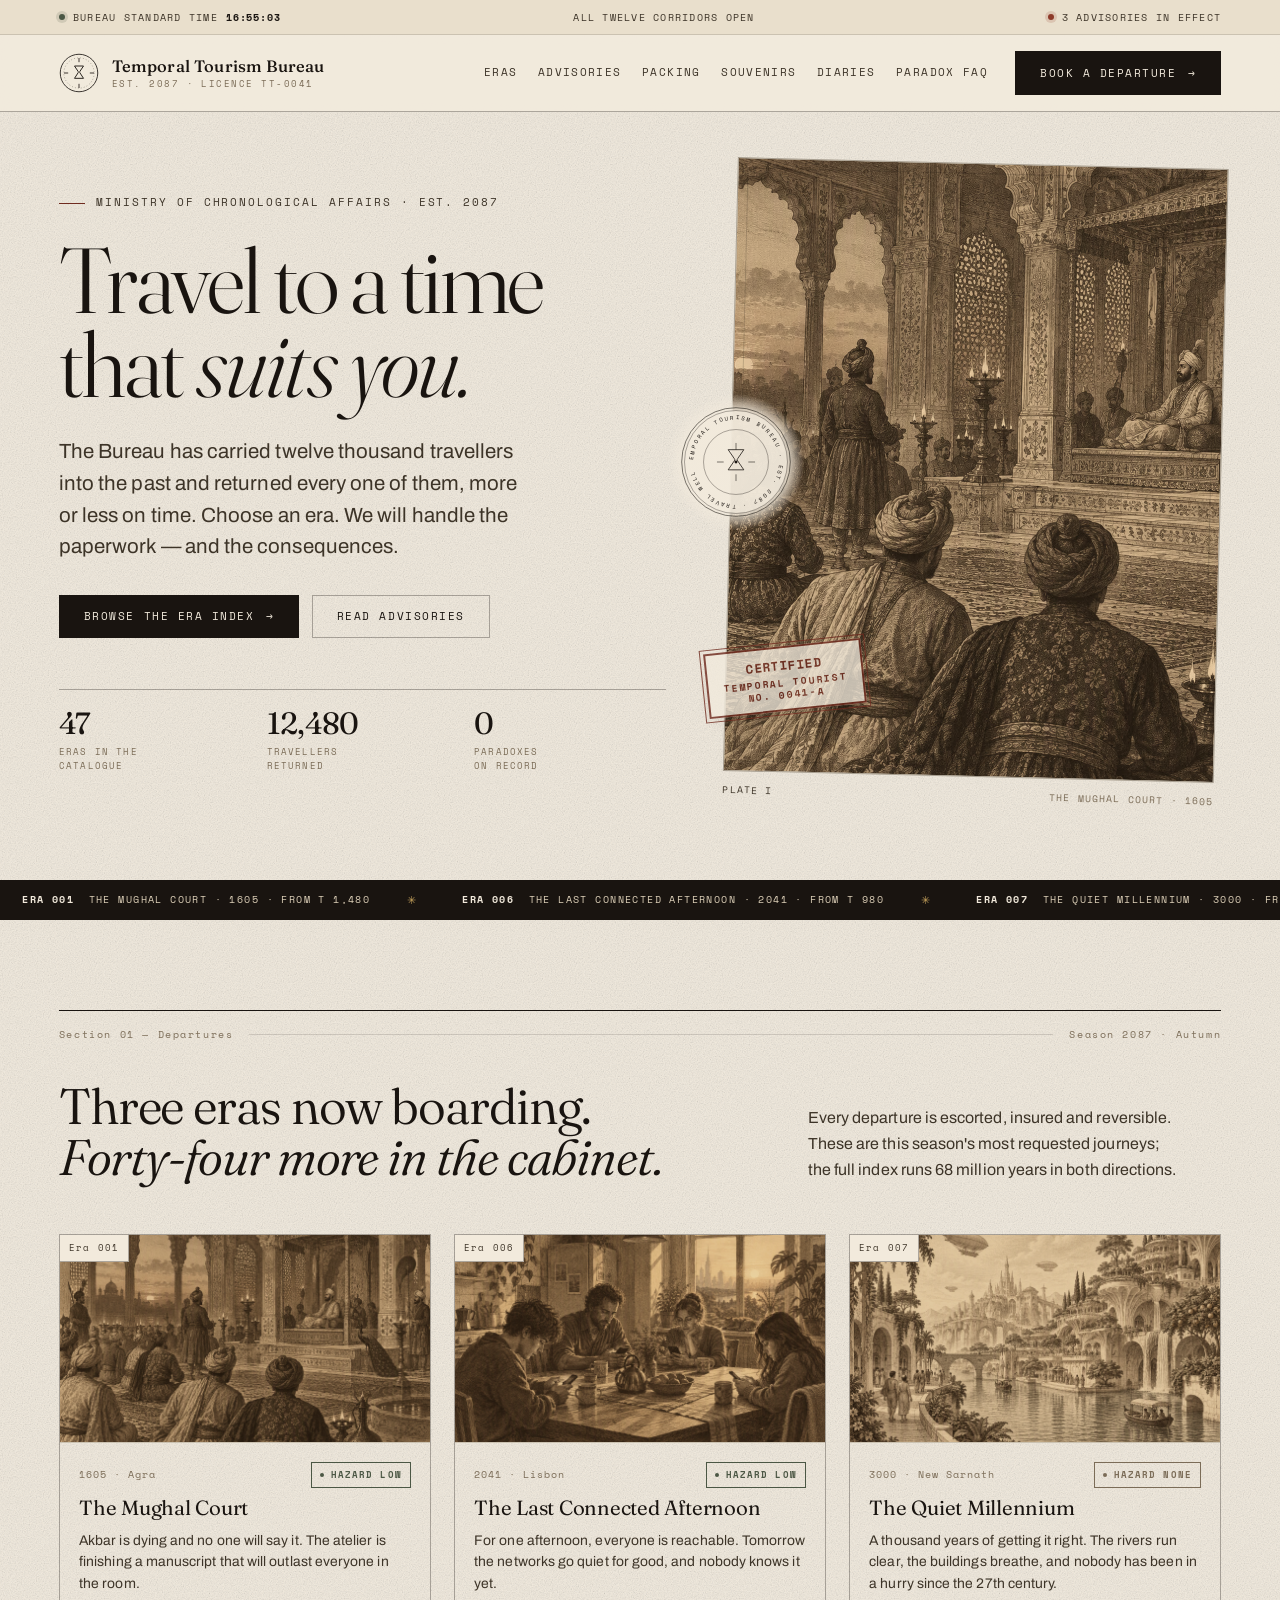
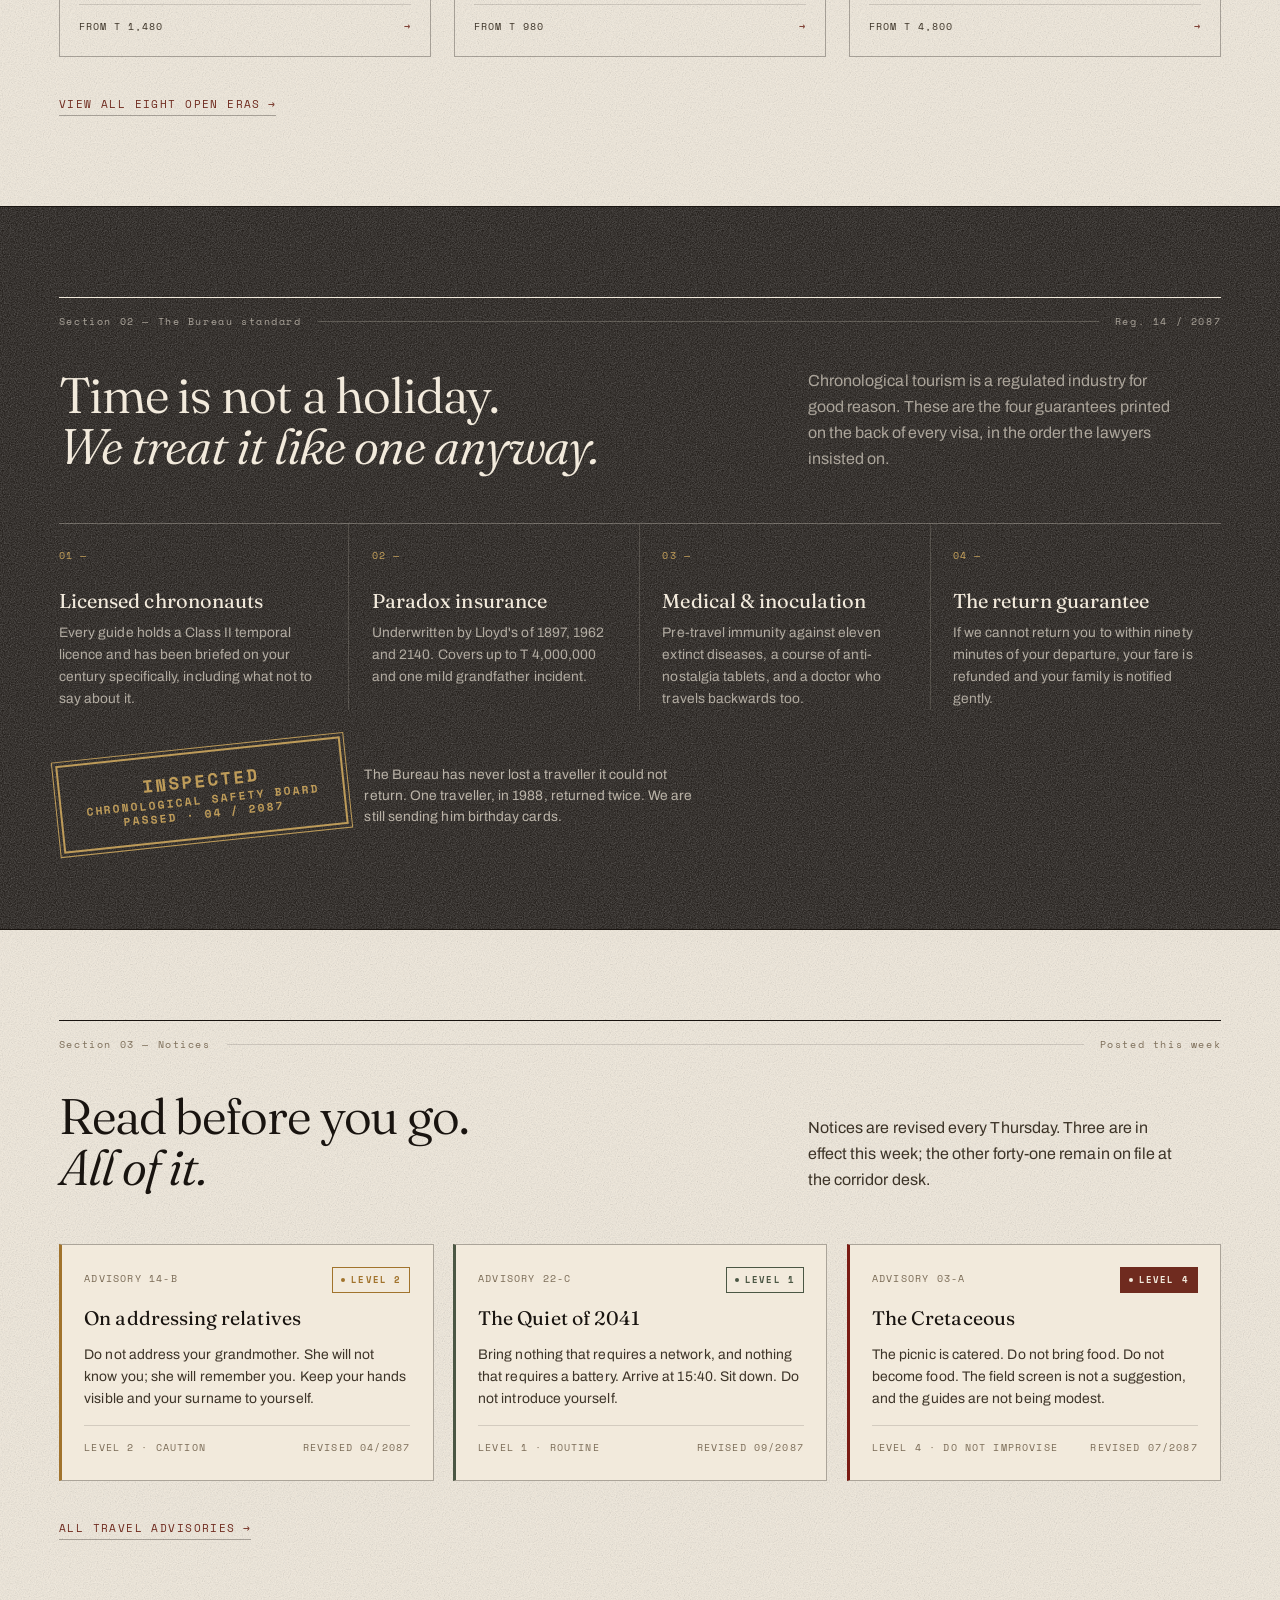
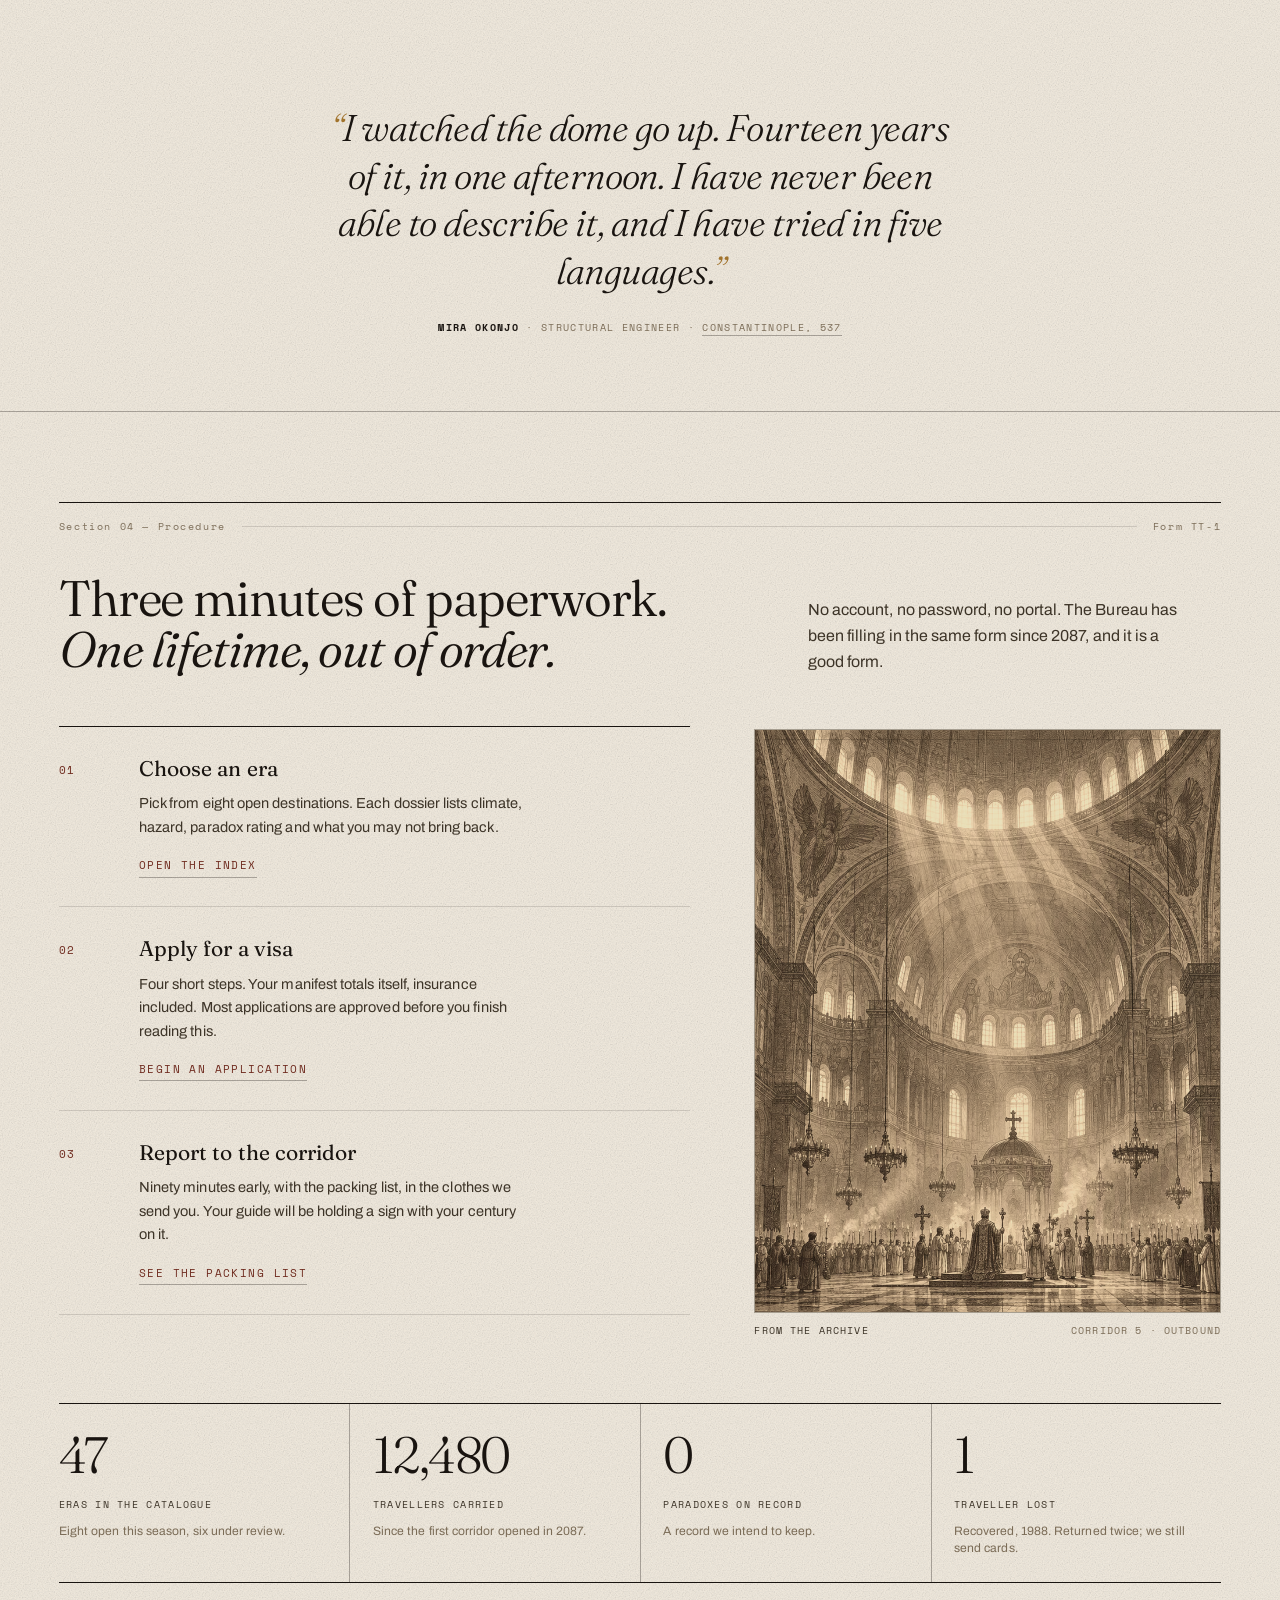
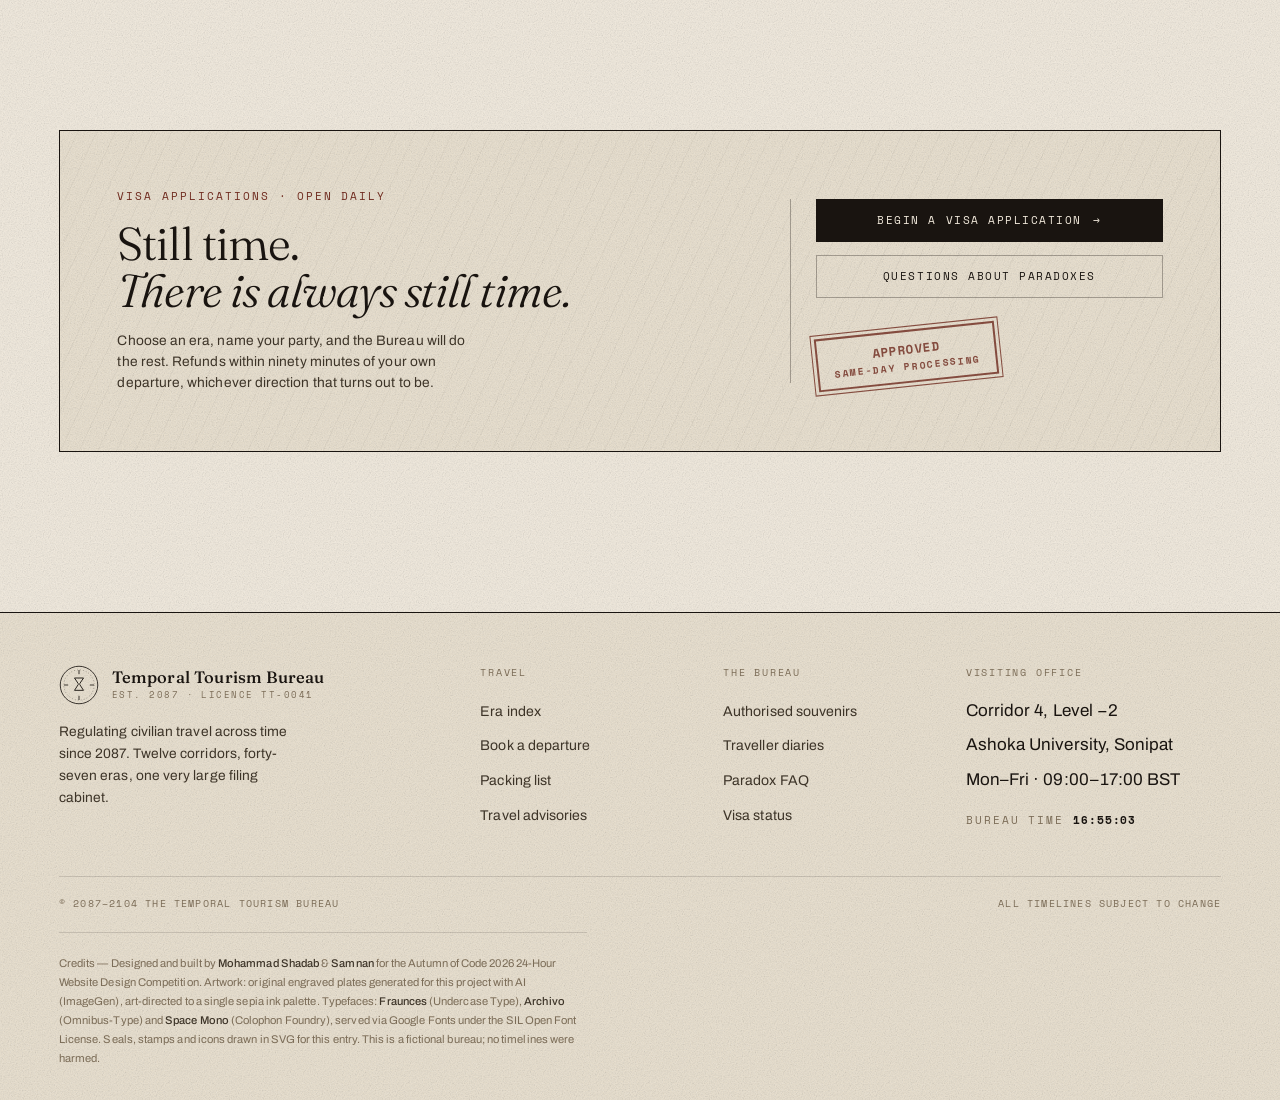
<file: index.html>
<!DOCTYPE html>
<html lang="en">
<head>
<meta charset="utf-8">
<meta name="viewport" content="width=device-width, initial-scale=1">
<title>Temporal Tourism Bureau — Travel to a time that suits you</title>
<meta name="description" content="A government bureau for time travel. Certified, insured journeys to the Mughal court, the year 3000, and the day before the Wi-Fi went out.">
<meta name="theme-color" content="#f2eadc">
<meta property="og:title" content="Temporal Tourism Bureau">
<meta property="og:description" content="Forty-seven eras. Twelve departures a month. One bureau with a perfect return record.">
<meta property="og:image" content="assets/img/era-mughal.jpg">
<link rel="icon" href="data:image/svg+xml,%3Csvg xmlns='http://www.w3.org/2000/svg' viewBox='0 0 32 32'%3E%3Crect width='32' height='32' fill='%23f2eadc'/%3E%3Ccircle cx='16' cy='16' r='13' fill='none' stroke='%23191410'/%3E%3Cpath d='M11 9h10l-4 6 4 7H11l4-7z' fill='none' stroke='%23191410'/%3E%3C/svg%3E">
<link rel="preconnect" href="https://fonts.googleapis.com">
<link rel="preconnect" href="https://fonts.gstatic.com" crossorigin>
<link href="https://fonts.googleapis.com/css2?family=Archivo:ital,wght@0,300..700;1,400&family=Fraunces:ital,opsz,wght@0,9..144,300..700;1,9..144,300..700&family=Space+Mono:ital,wght@0,400;0,700;1,400&display=swap" rel="stylesheet">
<link rel="stylesheet" href="assets/css/style.css">
<script>document.documentElement.className += " js";</script>
</head>
<body>
<a class="skip" href="#main">Skip to content</a>

<div class="topbar">
  <div class="wrap topbar__in">
    <span class="topbar__item"><span class="dot" aria-hidden="true"></span> Bureau Standard Time <b data-clock>00:00:00</b></span>
    <span class="topbar__item topbar__mid">All twelve corridors open</span>
    <a class="topbar__item" href="advisories.html"><span class="dot dot--warn" aria-hidden="true"></span> 3 advisories in effect</a>
  </div>
</div>

<header class="site-head">
  <div class="wrap site-head__in">
    <a class="brand" href="index.html" aria-label="Temporal Tourism Bureau — home">
      <svg class="brand__mark" viewBox="0 0 48 48" aria-hidden="true">
        <circle cx="24" cy="24" r="22.5" fill="none" stroke="currentColor"/>
        <g class="brand__ring"><circle cx="24" cy="24" r="18.2" fill="none" stroke="currentColor" stroke-width=".8" stroke-dasharray="1 2.6" opacity=".55"/></g>
        <path d="M24 6v5M24 37v5M6 24h5M37 24h5" stroke="currentColor"/>
        <path d="M18.6 15.6h10.8l-4.4 6.6a1.2 1.2 0 0 0 0 1.4l4.4 6.8H18.6l4.4-6.8a1.2 1.2 0 0 0 0-1.4z" fill="none" stroke="currentColor" stroke-width="1.1" stroke-linejoin="round"/>
      </svg>
      <span class="brand__text"><b>Temporal Tourism Bureau</b><em>Est. 2087 · Licence TT-0041</em></span>
    </a>
    <nav class="nav" id="nav" aria-label="Primary">
      <a href="destinations.html">Eras</a>
      <a href="advisories.html">Advisories</a>
      <a href="packing.html">Packing</a>
      <a href="souvenirs.html">Souvenirs</a>
      <a href="diaries.html">Diaries</a>
      <a href="faq.html">Paradox FAQ</a>
      <a class="btn btn--solid nav__book" href="booking.html">Book a departure <span class="btn__arr">→</span></a>
    </nav>
    <button class="burger" data-burger aria-expanded="false" aria-controls="nav" aria-label="Open menu"><span></span><span></span><span></span></button>
  </div>
</header>

<main id="main">

  <!-- HERO -->
  <section class="hero">
    <div class="wrap hero__grid">
      <div class="hero__copy">
        <p class="eyebrow">Ministry of Chronological Affairs · Est. 2087</p>
        <h1 class="display">Travel to a time<br>that <em>suits you.</em></h1>
        <p class="lede">The Bureau has carried twelve thousand travellers into the past and returned every one of them, more or less on time. Choose an era. We will handle the paperwork — and the consequences.</p>
        <div class="hero__cta">
          <a class="btn btn--solid" href="destinations.html">Browse the era index <span class="btn__arr">→</span></a>
          <a class="btn btn--ghost" href="advisories.html">Read advisories</a>
        </div>
        <ul class="hero__facts">
          <li><b>47</b><span>Eras in the<br>catalogue</span></li>
          <li><b>12,480</b><span>Travellers<br>returned</span></li>
          <li><b>0</b><span>Paradoxes<br>on record</span></li>
        </ul>
      </div>

      <div class="hero__plate">
        <figure class="plate">
          <div class="plate__img">
            <img src="assets/img/era-mughal.jpg" alt="Engraving of a Mughal audience hall at dusk, courtiers seated before a canopied imperial platform." width="1500" height="1000">
          </div>
          <figcaption class="plate__cap"><b>Plate I</b><span>The Mughal Court · 1605</span></figcaption>
        </figure>
        <div class="stamp hero__stamp"><b>Certified</b>Temporal Tourist<br>No. 0041-A</div>
        <svg class="seal seal--spin hero__seal" viewBox="0 0 200 200" aria-hidden="true">
          <defs><path id="sealPath" d="M100,100 m-76,0 a76,76 0 1,1 152,0 a76,76 0 1,1 -152,0"/></defs>
          <circle cx="100" cy="100" r="97" fill="none" stroke="currentColor"/>
          <circle cx="100" cy="100" r="92" fill="none" stroke="currentColor" stroke-width=".6"/>
          <circle cx="100" cy="100" r="58" fill="none" stroke="currentColor" stroke-width=".6"/>
          <text class="seal__text"><textPath href="#sealPath" startOffset="50%" text-anchor="middle">TEMPORAL TOURISM BUREAU · EST. 2087 · TRAVEL WELL ·</textPath></text>
          <path d="M100 66v12M100 122v12M66 100h12M122 100h12" stroke="currentColor"/>
          <path d="M86 78h28l-11 16a3 3 0 0 0 0 4l11 16H86l11-16a3 3 0 0 0 0-4z" fill="none" stroke="currentColor" stroke-width="1.4" stroke-linejoin="round"/>
          <circle cx="100" cy="100" r="2.6" fill="currentColor"/>
        </svg>
      </div>
    </div>
  </section>

  <!-- TICKER -->
  <div class="ticker" aria-hidden="true">
    <div class="ticker__track" data-ticker>
      <div class="ticker__row">
        <span class="ticker__item"><b>Era 001</b> The Mughal Court · 1605 · from T 1,480</span>
        <span class="ticker__item"><b>Era 006</b> The Last Connected Afternoon · 2041 · from T 980</span>
        <span class="ticker__item"><b>Era 007</b> The Quiet Millennium · 3000 · from T 4,800</span>
        <span class="ticker__item"><b>Era 003</b> The Cretaceous Picnic · 68M BCE · 2 places left</span>
        <span class="ticker__item"><b>Era 002</b> The Great Library · 250 BCE · waitlist</span>
        <span class="ticker__item"><b>Era 005</b> The Day the Dome Held · 537 · from T 1,760</span>
        <span class="ticker__item"><b>Era 004</b> Vienna, in Four Movements · 1786 · from T 1,120</span>
        <span class="ticker__item"><b>Era 008</b> The First Autumn · 9,500 BCE · waiver required</span>
      </div>
    </div>
  </div>

  <!-- 01 DEPARTURES -->
  <section class="section" id="departures">
    <div class="wrap">
      <header class="sec-head" data-reveal>
        <div class="sec-head__meta">
          <span class="sec-head__no">Section 01 — Departures</span>
          <span class="sec-head__line"></span>
          <span class="sec-head__no">Season 2087 · Autumn</span>
        </div>
        <div class="sec-head__row">
          <h2 class="title">Three eras now boarding.<br><em>Forty-four more in the cabinet.</em></h2>
          <p class="sec-head__note">Every departure is escorted, insured and reversible. These are this season's most requested journeys; the full index runs 68 million years in both directions.</p>
        </div>
      </header>

      <div class="era-grid" data-stagger>
        <a class="era-card" href="era.html?era=mughal" data-reveal>
          <div class="era-card__media">
            <img src="assets/img/era-mughal.jpg" alt="The Mughal court in 1605, engraved." loading="lazy">
            <span class="era-card__no">Era 001</span>
          </div>
          <div class="era-card__body">
            <div class="era-card__top"><span class="era-card__year">1605 · Agra</span><span class="badge badge--low">Hazard low</span></div>
            <h3>The Mughal Court</h3>
            <p class="era-card__desc">Akbar is dying and no one will say it. The atelier is finishing a manuscript that will outlast everyone in the room.</p>
            <div class="era-card__foot"><span>From T 1,480</span><span class="arr" aria-hidden="true">→</span></div>
          </div>
        </a>

        <a class="era-card" href="era.html?era=quiet" data-reveal>
          <div class="era-card__media">
            <img src="assets/img/era-quiet.jpg" alt="A family at a kitchen table in 2041, each looking at a phone." loading="lazy">
            <span class="era-card__no">Era 006</span>
          </div>
          <div class="era-card__body">
            <div class="era-card__top"><span class="era-card__year">2041 · Lisbon</span><span class="badge badge--low">Hazard low</span></div>
            <h3>The Last Connected Afternoon</h3>
            <p class="era-card__desc">For one afternoon, everyone is reachable. Tomorrow the networks go quiet for good, and nobody knows it yet.</p>
            <div class="era-card__foot"><span>From T 980</span><span class="arr" aria-hidden="true">→</span></div>
          </div>
        </a>

        <a class="era-card" href="era.html?era=millennium" data-reveal>
          <div class="era-card__media">
            <img src="assets/img/era-3000.jpg" alt="A future city of terraced gardens and canals in the year 3000." loading="lazy">
            <span class="era-card__no">Era 007</span>
          </div>
          <div class="era-card__body">
            <div class="era-card__top"><span class="era-card__year">3000 · New Sarnath</span><span class="badge badge--none">Hazard none</span></div>
            <h3>The Quiet Millennium</h3>
            <p class="era-card__desc">A thousand years of getting it right. The rivers run clear, the buildings breathe, and nobody has been in a hurry since the 27th century.</p>
            <div class="era-card__foot"><span>From T 4,800</span><span class="arr" aria-hidden="true">→</span></div>
          </div>
        </a>
      </div>

      <p style="margin-top:2rem"><a class="link" href="destinations.html">View all eight open eras <span aria-hidden="true">→</span></a></p>
    </div>
  </section>

  <!-- 02 THE BUREAU STANDARD -->
  <section class="section band--ink" id="standard">
    <div class="wrap">
      <header class="sec-head" data-reveal>
        <div class="sec-head__meta">
          <span class="sec-head__no">Section 02 — The Bureau standard</span>
          <span class="sec-head__line"></span>
          <span class="sec-head__no">Reg. 14 / 2087</span>
        </div>
        <div class="sec-head__row">
          <h2 class="title">Time is not a holiday.<br><em>We treat it like one anyway.</em></h2>
          <p class="sec-head__note">Chronological tourism is a regulated industry for good reason. These are the four guarantees printed on the back of every visa, in the order the lawyers insisted on.</p>
        </div>
      </header>

      <div class="pillars" data-stagger>
        <div class="pillar" data-reveal>
          <span class="pillar__no">01 —</span>
          <h3>Licensed chrononauts</h3>
          <p>Every guide holds a Class II temporal licence and has been briefed on your century specifically, including what not to say about it.</p>
        </div>
        <div class="pillar" data-reveal>
          <span class="pillar__no">02 —</span>
          <h3>Paradox insurance</h3>
          <p>Underwritten by Lloyd's of 1897, 1962 and 2140. Covers up to T 4,000,000 and one mild grandfather incident.</p>
        </div>
        <div class="pillar" data-reveal>
          <span class="pillar__no">03 —</span>
          <h3>Medical &amp; inoculation</h3>
          <p>Pre-travel immunity against eleven extinct diseases, a course of anti-nostalgia tablets, and a doctor who travels backwards too.</p>
        </div>
        <div class="pillar" data-reveal>
          <span class="pillar__no">04 —</span>
          <h3>The return guarantee</h3>
          <p>If we cannot return you to within ninety minutes of your departure, your fare is refunded and your family is notified gently.</p>
        </div>
      </div>

      <div class="inline-stamp-row" style="margin-top:2.6rem" data-reveal>
        <div class="stamp stamp--lg" style="color:var(--gold-2);border-color:var(--gold-2);outline-color:var(--gold-2)"><b>Inspected</b>Chronological Safety Board<br>Passed · 04 / 2087</div>
        <p class="small" style="max-width:42ch;color:rgba(242,234,220,.7);margin:0">The Bureau has never lost a traveller it could not return. One traveller, in 1988, returned twice. We are still sending him birthday cards.</p>
      </div>
    </div>
  </section>

  <!-- 03 NOTICES -->
  <section class="section" id="notices">
    <div class="wrap">
      <header class="sec-head" data-reveal>
        <div class="sec-head__meta">
          <span class="sec-head__no">Section 03 — Notices</span>
          <span class="sec-head__line"></span>
          <span class="sec-head__no">Posted this week</span>
        </div>
        <div class="sec-head__row">
          <h2 class="title">Read before you go.<br><em>All of it.</em></h2>
          <p class="sec-head__note">Notices are revised every Thursday. Three are in effect this week; the other forty-one remain on file at the corridor desk.</p>
        </div>
      </header>

      <div class="notices" data-stagger>
        <a class="notice notice--level2" href="advisories.html#a14b" data-reveal>
          <div class="notice__top"><span class="notice__ref">Advisory 14-B</span><span class="badge badge--moderate">Level 2</span></div>
          <h3>On addressing relatives</h3>
          <p>Do not address your grandmother. She will not know you; she will remember you. Keep your hands visible and your surname to yourself.</p>
          <div class="notice__foot"><span>Level 2 · Caution</span><span>Revised 04/2087</span></div>
        </a>
        <a class="notice notice--level1" href="advisories.html#a22c" data-reveal>
          <div class="notice__top"><span class="notice__ref">Advisory 22-C</span><span class="badge badge--low">Level 1</span></div>
          <h3>The Quiet of 2041</h3>
          <p>Bring nothing that requires a network, and nothing that requires a battery. Arrive at 15:40. Sit down. Do not introduce yourself.</p>
          <div class="notice__foot"><span>Level 1 · Routine</span><span>Revised 09/2087</span></div>
        </a>
        <a class="notice notice--level4" href="advisories.html#a03a" data-reveal>
          <div class="notice__top"><span class="notice__ref">Advisory 03-A</span><span class="badge badge--extreme">Level 4</span></div>
          <h3>The Cretaceous</h3>
          <p>The picnic is catered. Do not bring food. Do not become food. The field screen is not a suggestion, and the guides are not being modest.</p>
          <div class="notice__foot"><span>Level 4 · Do not improvise</span><span>Revised 07/2087</span></div>
        </a>
      </div>

      <p style="margin-top:2rem"><a class="link" href="advisories.html">All travel advisories <span aria-hidden="true">→</span></a></p>
    </div>
  </section>

  <!-- 04 QUOTE -->
  <section class="section section--tight" aria-label="Traveller's note">
    <div class="wrap">
      <figure class="quote" data-reveal>
        <blockquote>I watched the dome go up. Fourteen years of it, in one afternoon. I have never been able to describe it, and I have tried in five languages.</blockquote>
        <figcaption><b>Mira Okonjo</b> · structural engineer · <a href="diaries.html" style="border-bottom:1px solid var(--rule)">Constantinople, 537</a></figcaption>
      </figure>
    </div>
  </section>

  <!-- 05 PROCEDURE -->
  <section class="section rule-top" id="procedure">
    <div class="wrap">
      <header class="sec-head" data-reveal>
        <div class="sec-head__meta">
          <span class="sec-head__no">Section 04 — Procedure</span>
          <span class="sec-head__line"></span>
          <span class="sec-head__no">Form TT-1</span>
        </div>
        <div class="sec-head__row">
          <h2 class="title">Three minutes of paperwork.<br><em>One lifetime, out of order.</em></h2>
          <p class="sec-head__note">No account, no password, no portal. The Bureau has been filling in the same form since 2087, and it is a good form.</p>
        </div>
      </header>

      <div class="procedure__grid">
        <div class="steps3" data-stagger>
          <div class="step3" data-reveal>
            <span class="step3__no">01</span>
            <h3>Choose an era</h3>
            <p>Pick from eight open destinations. Each dossier lists climate, hazard, paradox rating and what you may not bring back.</p>
            <a class="link" href="destinations.html">Open the index</a>
          </div>
          <div class="step3" data-reveal>
            <span class="step3__no">02</span>
            <h3>Apply for a visa</h3>
            <p>Four short steps. Your manifest totals itself, insurance included. Most applications are approved before you finish reading this.</p>
            <a class="link" href="booking.html">Begin an application</a>
          </div>
          <div class="step3" data-reveal>
            <span class="step3__no">03</span>
            <h3>Report to the corridor</h3>
            <p>Ninety minutes early, with the packing list, in the clothes we send you. Your guide will be holding a sign with your century on it.</p>
            <a class="link" href="packing.html">See the packing list</a>
          </div>
        </div>

        <figure class="plate procedure__plate" data-reveal>
          <div class="plate__img">
            <img src="assets/img/era-hagia.jpg" alt="Engraving of the interior of Hagia Sophia, light falling from the dome." loading="lazy">
          </div>
          <figcaption class="plate__cap"><b>From the archive</b><span>Corridor 5 · outbound</span></figcaption>
        </figure>
      </div>

      <div class="stats" style="margin-top:clamp(2.5rem,5vw,4.5rem)" data-reveal>
        <div class="stat"><span class="stat__num">47</span><span class="stat__label">Eras in the catalogue</span><p class="stat__note">Eight open this season, six under review.</p></div>
        <div class="stat"><span class="stat__num">12,480</span><span class="stat__label">Travellers carried</span><p class="stat__note">Since the first corridor opened in 2087.</p></div>
        <div class="stat"><span class="stat__num">0</span><span class="stat__label">Paradoxes on record</span><p class="stat__note">A record we intend to keep.</p></div>
        <div class="stat"><span class="stat__num">1</span><span class="stat__label">Traveller lost</span><p class="stat__note">Recovered, 1988. Returned twice; we still send cards.</p></div>
      </div>
    </div>
  </section>

  <!-- 06 CTA -->
  <section class="section section--tight">
    <div class="wrap">
      <div class="cta-band" data-reveal>
        <div>
          <p class="label label--ox" style="margin-bottom:1rem">Visa applications · open daily</p>
          <h2>Still time.<br><em>There is always still time.</em></h2>
          <p class="small" style="max-width:46ch">Choose an era, name your party, and the Bureau will do the rest. Refunds within ninety minutes of your own departure, whichever direction that turns out to be.</p>
        </div>
        <div class="cta-band__aside">
          <a class="btn btn--solid btn--block" href="booking.html" style="margin-bottom:0.8rem">Begin a visa application <span class="btn__arr">→</span></a>
          <a class="btn btn--ghost btn--block" href="faq.html">Questions about paradoxes</a>
          <div class="stamp" style="margin-top:2rem"><b>Approved</b>Same-day processing</div>
        </div>
      </div>
    </div>
  </section>

</main>

<footer class="site-foot">
  <div class="wrap">
    <div class="site-foot__grid">
      <div class="site-foot__brand">
        <a class="brand" href="index.html" aria-label="Temporal Tourism Bureau — home">
          <svg class="brand__mark" viewBox="0 0 48 48" aria-hidden="true">
            <circle cx="24" cy="24" r="22.5" fill="none" stroke="currentColor"/>
            <circle cx="24" cy="24" r="18.2" fill="none" stroke="currentColor" stroke-width=".8" stroke-dasharray="1 2.6" opacity=".55"/>
            <path d="M24 6v5M24 37v5M6 24h5M37 24h5" stroke="currentColor"/>
            <path d="M18.6 15.6h10.8l-4.4 6.6a1.2 1.2 0 0 0 0 1.4l4.4 6.8H18.6l4.4-6.8a1.2 1.2 0 0 0 0-1.4z" fill="none" stroke="currentColor" stroke-width="1.1" stroke-linejoin="round"/>
          </svg>
          <span class="brand__text"><b>Temporal Tourism Bureau</b><em>Est. 2087 · Licence TT-0041</em></span>
        </a>
        <p>Regulating civilian travel across time since 2087. Twelve corridors, forty-seven eras, one very large filing cabinet.</p>
      </div>
      <div>
        <h4>Travel</h4>
        <ul>
          <li><a href="destinations.html">Era index</a></li>
          <li><a href="booking.html">Book a departure</a></li>
          <li><a href="packing.html">Packing list</a></li>
          <li><a href="advisories.html">Travel advisories</a></li>
        </ul>
      </div>
      <div>
        <h4>The Bureau</h4>
        <ul>
          <li><a href="souvenirs.html">Authorised souvenirs</a></li>
          <li><a href="diaries.html">Traveller diaries</a></li>
          <li><a href="faq.html">Paradox FAQ</a></li>
          <li><a href="booking.html">Visa status</a></li>
        </ul>
      </div>
      <div>
        <h4>Visiting office</h4>
        <ul>
          <li>Corridor 4, Level −2</li>
          <li>Ashoka University, Sonipat</li>
          <li>Mon–Fri · 09:00–17:00 BST</li>
        </ul>
        <p class="label" style="margin-top:1.2rem">Bureau time <b data-clock style="color:var(--ink);letter-spacing:.08em">00:00:00</b></p>
      </div>
    </div>
    <div class="site-foot__bar">
      <span>© 2087–2104 The Temporal Tourism Bureau</span>
      <span>All timelines subject to change</span>
    </div>
    <p class="credits">Credits — Designed and built by <b>Mohammad Shadab</b> &amp; <b>Samnan</b> for the Autumn of Code 2026 24-Hour Website Design Competition. Artwork: original engraved plates generated for this project with AI (ImageGen), art-directed to a single sepia ink palette. Typefaces: <b>Fraunces</b> (Undercase Type), <b>Archivo</b> (Omnibus-Type) and <b>Space Mono</b> (Colophon Foundry), served via Google Fonts under the SIL Open Font License. Seals, stamps and icons drawn in SVG for this entry. This is a fictional bureau; no timelines were harmed.</p>
  </div>
</footer>

<script src="assets/js/data.js"></script>
<script src="assets/js/main.js"></script>
</body>
</html>
</file>
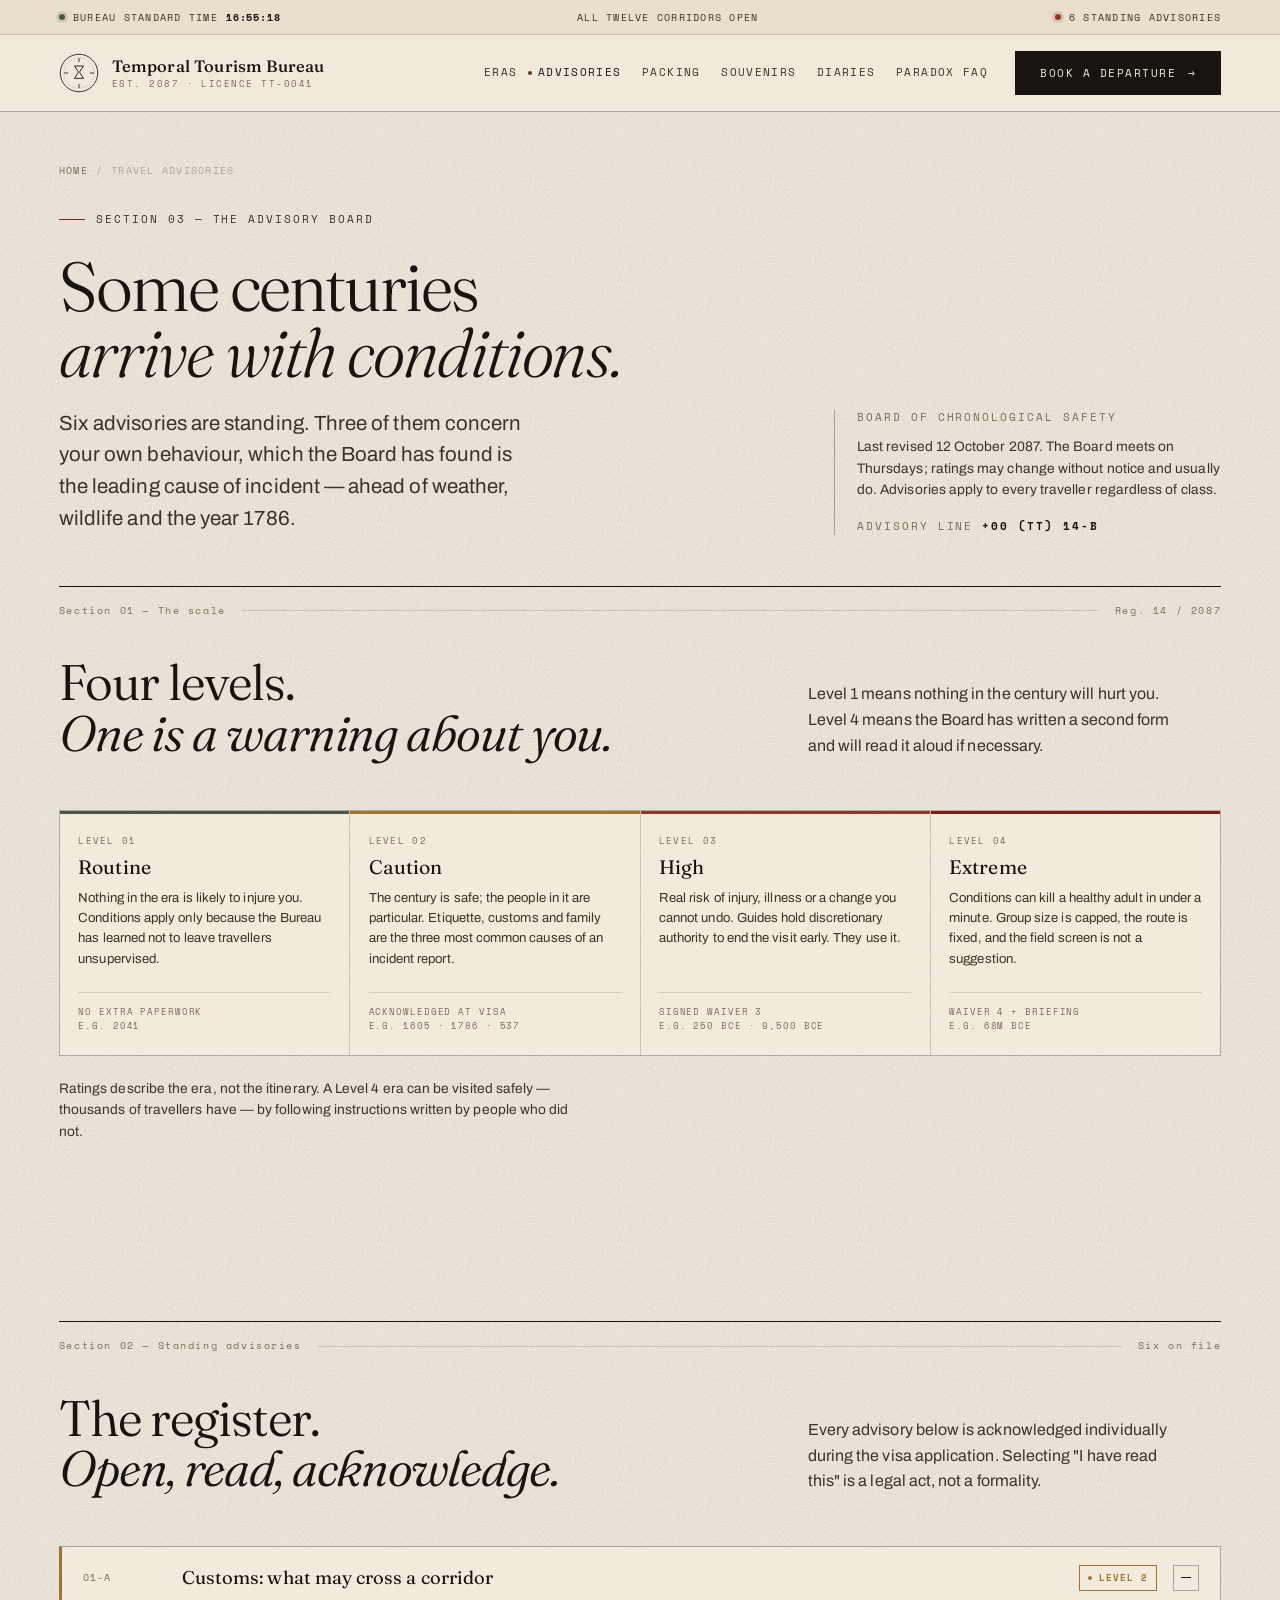
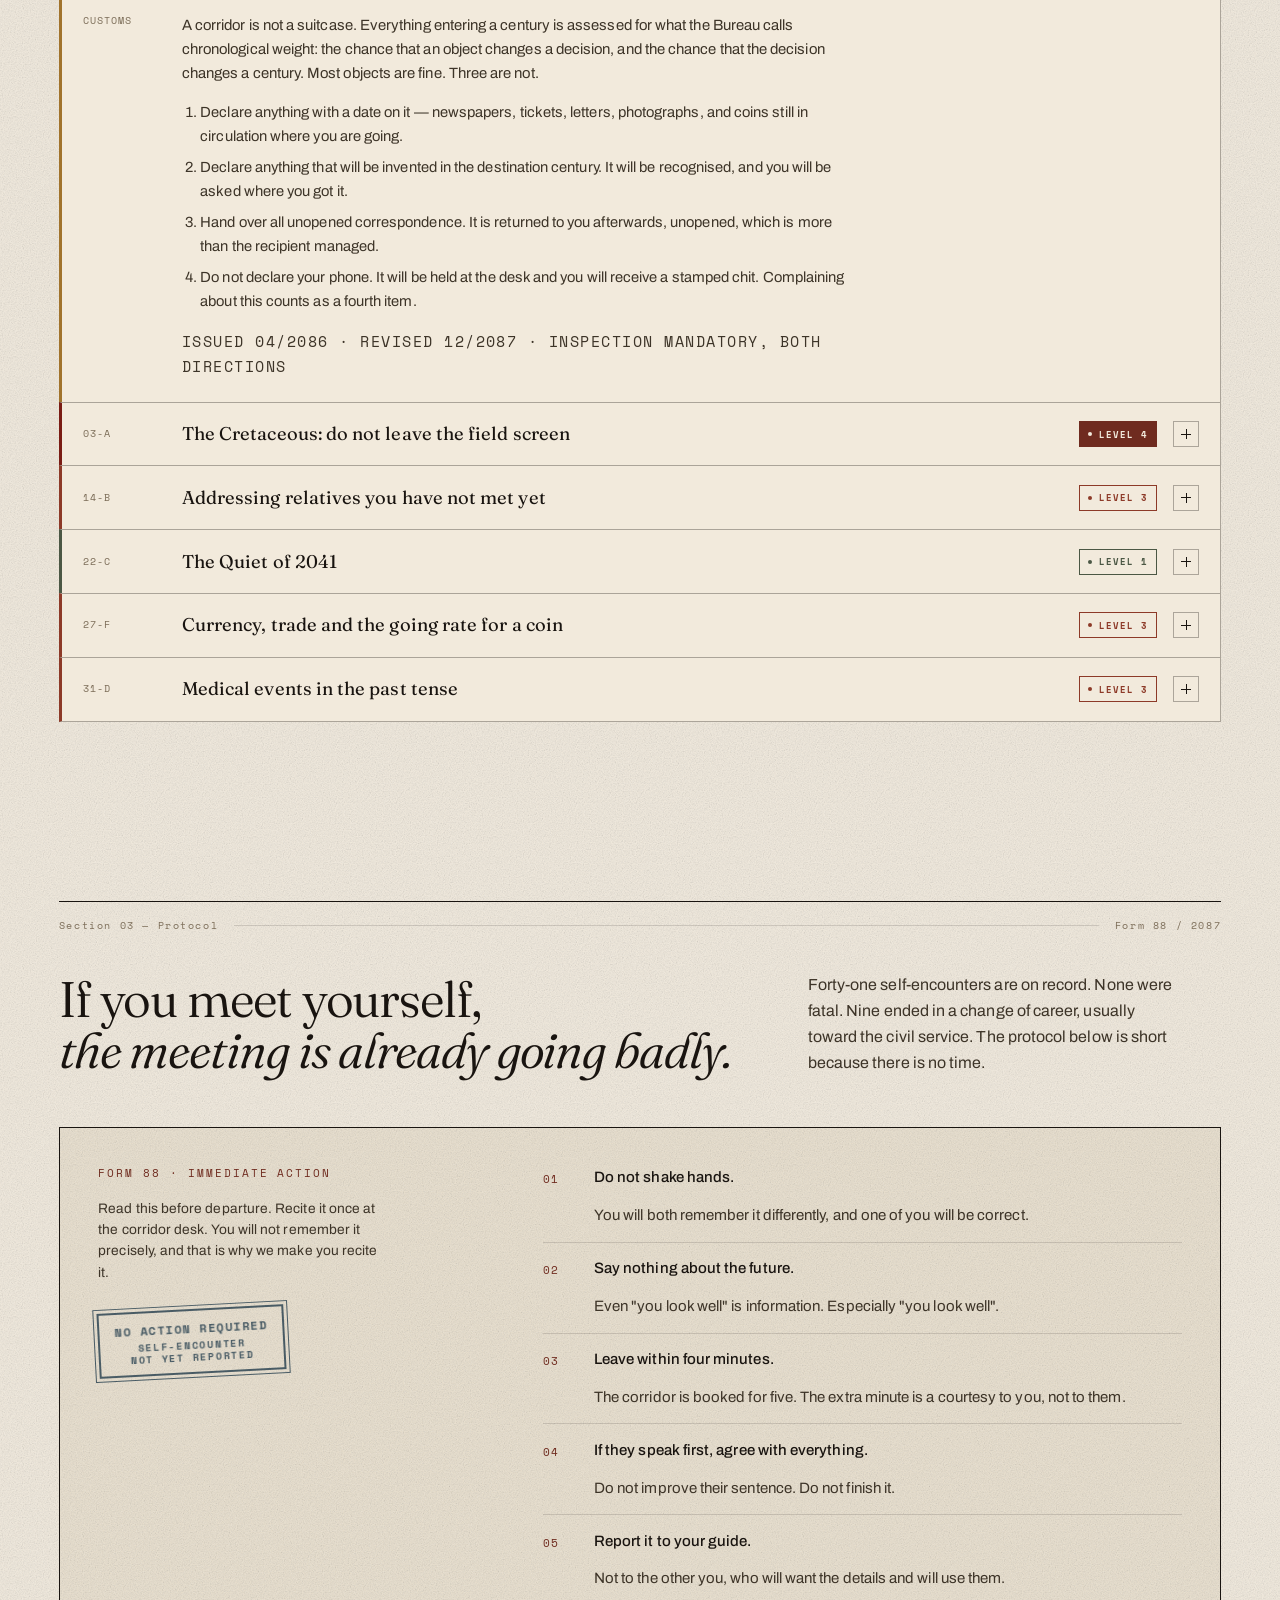
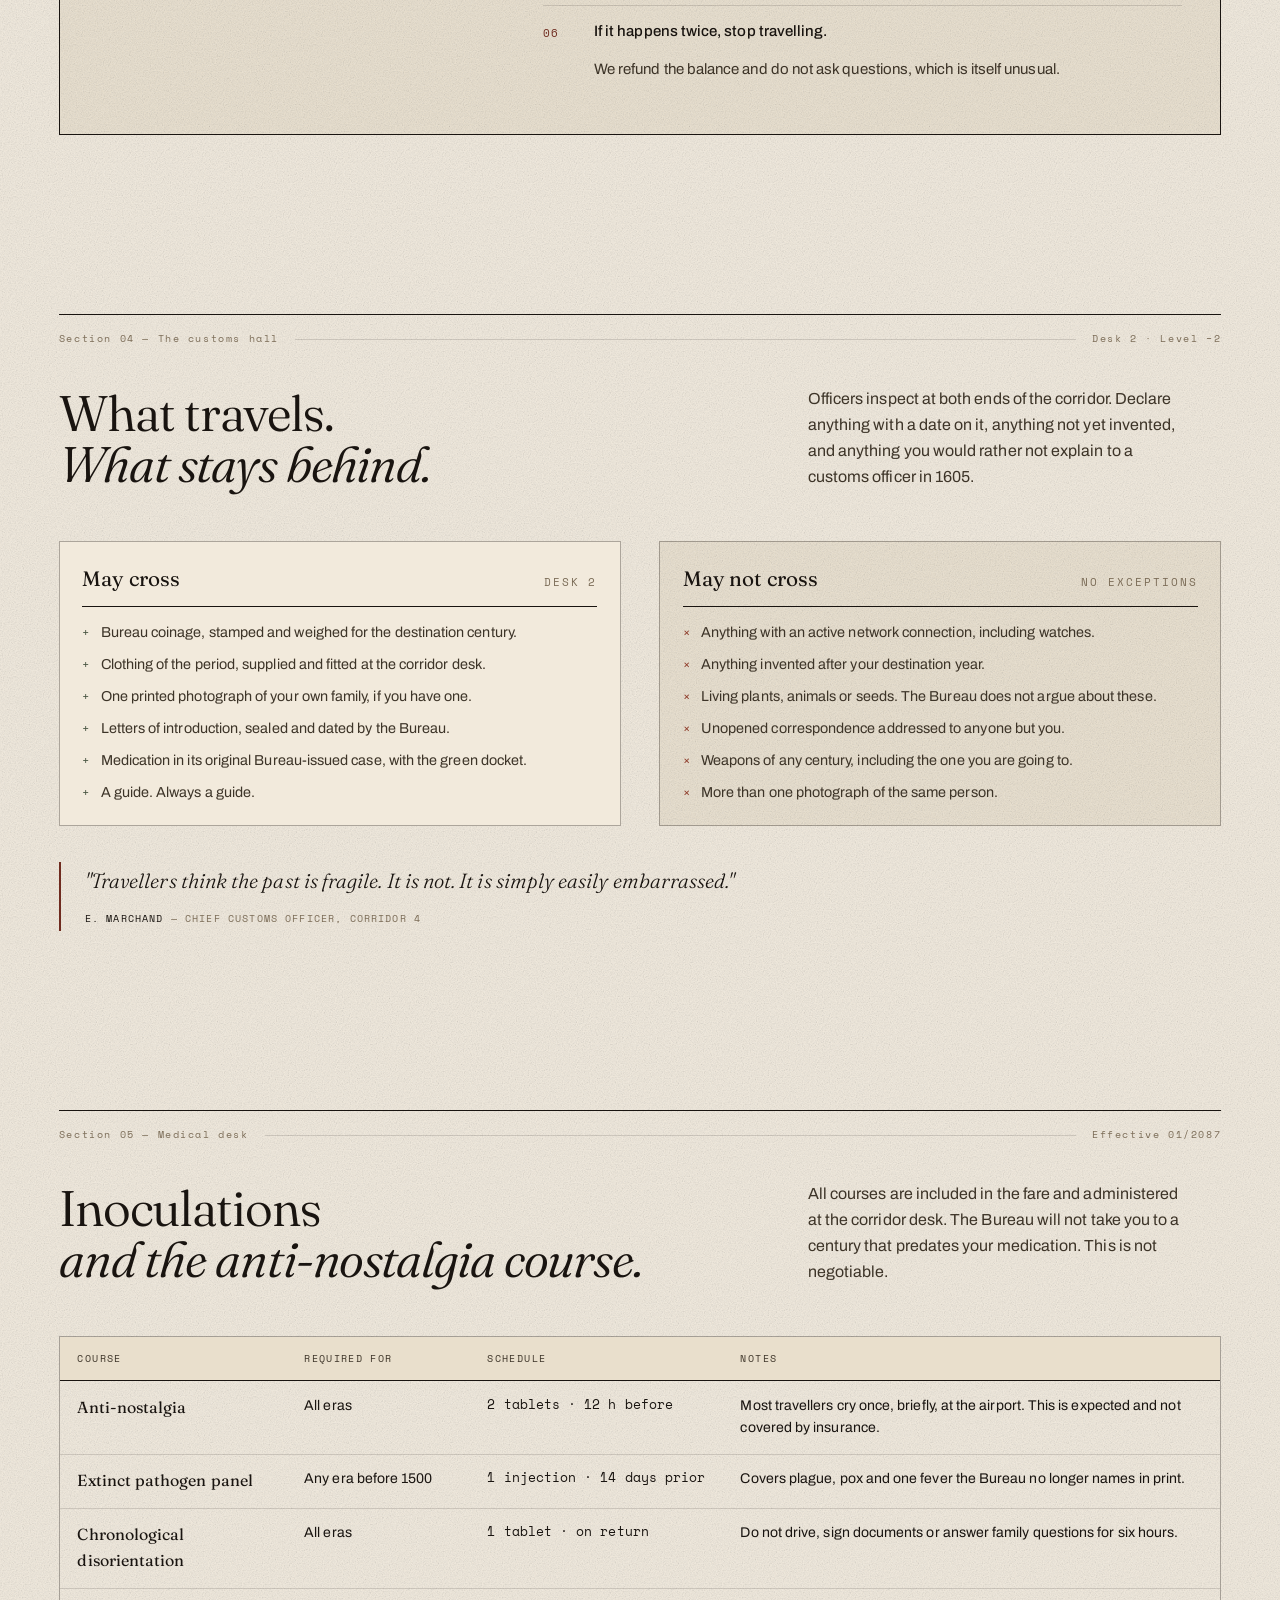
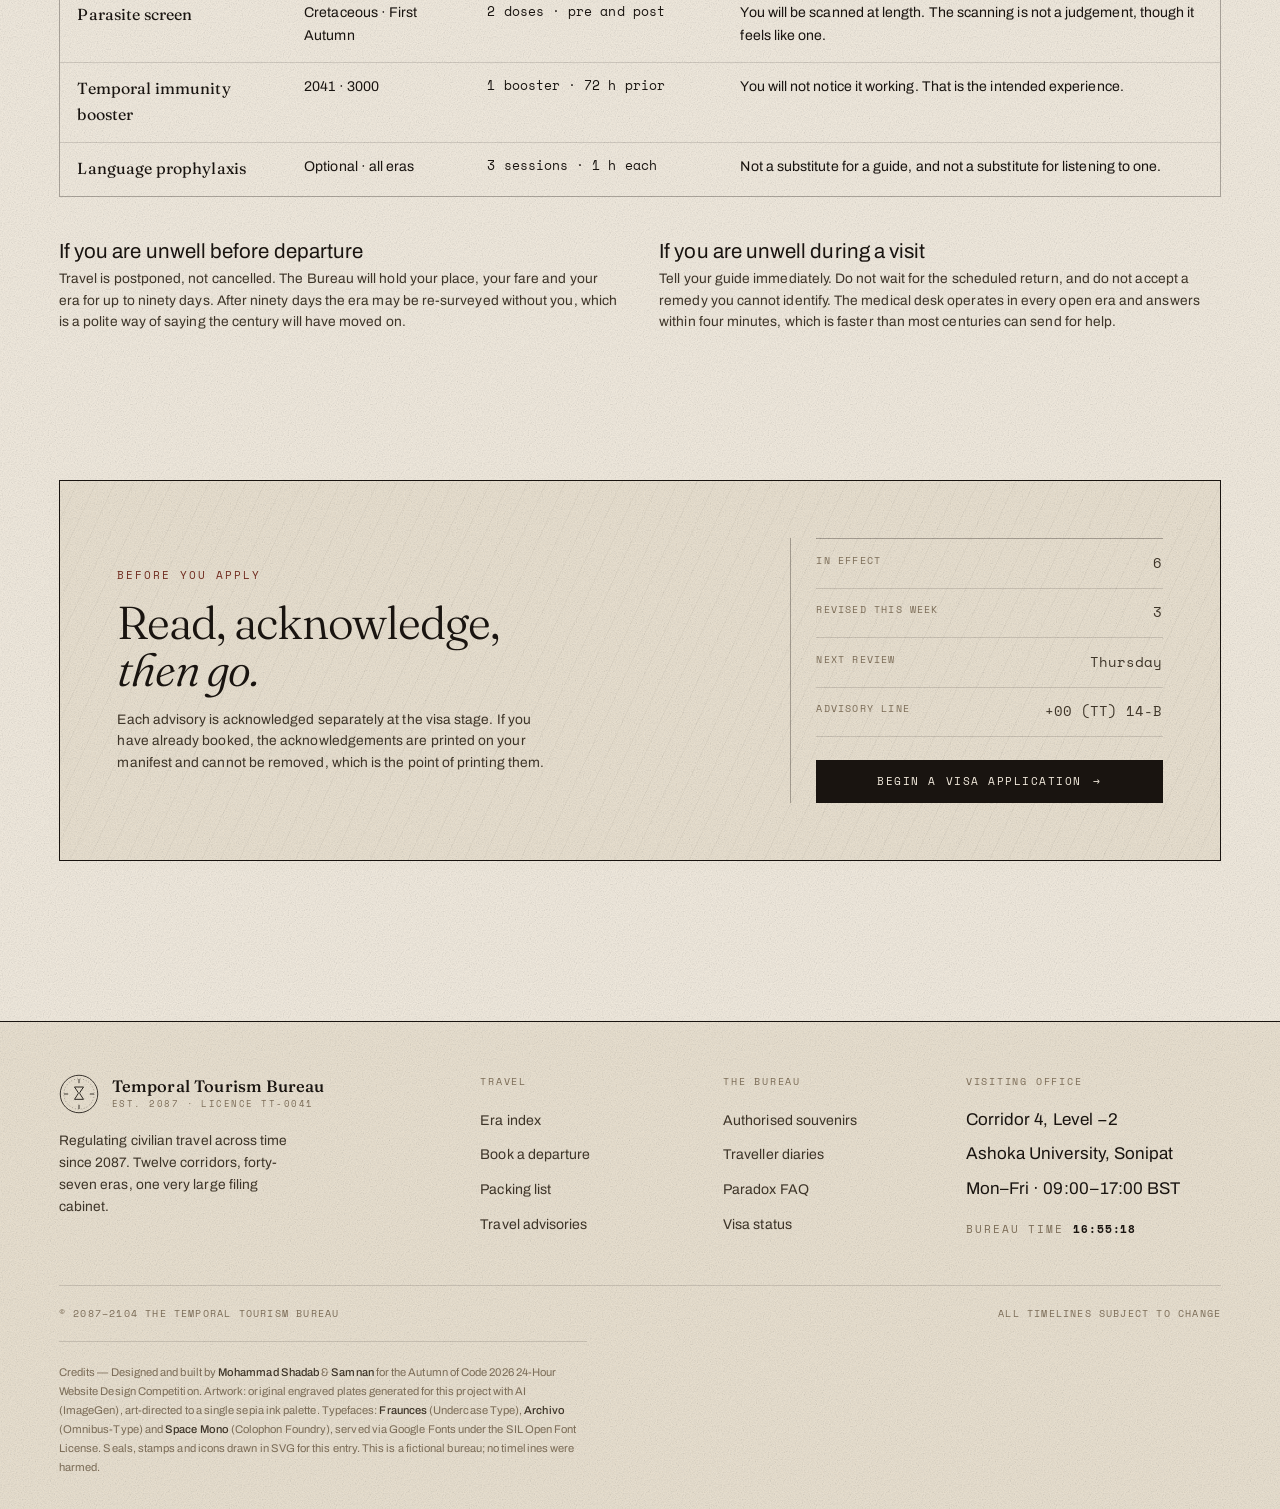
<file: advisories.html>
<!DOCTYPE html>
<html lang="en">
<head>
<meta charset="utf-8">
<meta name="viewport" content="width=device-width, initial-scale=1">
<title>Travel Advisories — Temporal Tourism Bureau</title>
<meta name="description" content="Six standing travel advisories, the four-level warning scale, the self-encounter protocol, customs rules and inoculation requirements for travel across time.">
<meta name="theme-color" content="#f2eadc">
<link rel="icon" href="data:image/svg+xml,%3Csvg xmlns='http://www.w3.org/2000/svg' viewBox='0 0 32 32'%3E%3Crect width='32' height='32' fill='%23f2eadc'/%3E%3Ccircle cx='16' cy='16' r='13' fill='none' stroke='%23191410'/%3E%3Cpath d='M11 9h10l-4 6 4 7H11l4-7z' fill='none' stroke='%23191410'/%3E%3C/svg%3E">
<link rel="preconnect" href="https://fonts.googleapis.com">
<link rel="preconnect" href="https://fonts.gstatic.com" crossorigin>
<link href="https://fonts.googleapis.com/css2?family=Archivo:ital,wght@0,300..700;1,400&family=Fraunces:ital,opsz,wght@0,9..144,300..700;1,9..144,300..700&family=Space+Mono:ital,wght@0,400;0,700;1,400&display=swap" rel="stylesheet">
<link rel="stylesheet" href="assets/css/style.css">
<script>document.documentElement.className += " js";</script>
</head>
<body>
<a class="skip" href="#main">Skip to content</a>

<div class="topbar">
  <div class="wrap topbar__in">
    <span class="topbar__item"><span class="dot" aria-hidden="true"></span> Bureau Standard Time <b data-clock>00:00:00</b></span>
    <span class="topbar__item topbar__mid">All twelve corridors open</span>
    <span class="topbar__item"><span class="dot dot--warn" aria-hidden="true"></span> 6 standing advisories</span>
  </div>
</div>

<header class="site-head">
  <div class="wrap site-head__in">
    <a class="brand" href="index.html" aria-label="Temporal Tourism Bureau — home">
      <svg class="brand__mark" viewBox="0 0 48 48" aria-hidden="true">
        <circle cx="24" cy="24" r="22.5" fill="none" stroke="currentColor"/>
        <g class="brand__ring"><circle cx="24" cy="24" r="18.2" fill="none" stroke="currentColor" stroke-width=".8" stroke-dasharray="1 2.6" opacity=".55"/></g>
        <path d="M24 6v5M24 37v5M6 24h5M37 24h5" stroke="currentColor"/>
        <path d="M18.6 15.6h10.8l-4.4 6.6a1.2 1.2 0 0 0 0 1.4l4.4 6.8H18.6l4.4-6.8a1.2 1.2 0 0 0 0-1.4z" fill="none" stroke="currentColor" stroke-width="1.1" stroke-linejoin="round"/>
      </svg>
      <span class="brand__text"><b>Temporal Tourism Bureau</b><em>Est. 2087 · Licence TT-0041</em></span>
    </a>
    <nav class="nav" id="nav" aria-label="Primary">
      <a href="destinations.html">Eras</a>
      <a href="advisories.html" class="is-active" aria-current="page">Advisories</a>
      <a href="packing.html">Packing</a>
      <a href="souvenirs.html">Souvenirs</a>
      <a href="diaries.html">Diaries</a>
      <a href="faq.html">Paradox FAQ</a>
      <a class="btn btn--solid nav__book" href="booking.html">Book a departure <span class="btn__arr">→</span></a>
    </nav>
    <button class="burger" data-burger aria-expanded="false" aria-controls="nav" aria-label="Open menu"><span></span><span></span><span></span></button>
  </div>
</header>

<main id="main">

  <section class="page-head">
    <div class="wrap">
      <nav class="breadcrumb" aria-label="Breadcrumb"><a href="index.html">Home</a><span>/</span><span aria-current="page">Travel advisories</span></nav>
      <div class="page-head__row">
        <div>
          <p class="eyebrow">Section 03 — The advisory board</p>
          <h1 class="display display--sm">Some centuries<br><em>arrive with conditions.</em></h1>
          <p class="lede">Six advisories are standing. Three of them concern your own behaviour, which the Board has found is the leading cause of incident — ahead of weather, wildlife and the year 1786.</p>
        </div>
        <div class="page-head__aside">
          <p class="label" style="margin-bottom:.7rem">Board of Chronological Safety</p>
          <p class="small" style="margin:0">Last revised 12 October 2087. The Board meets on Thursdays; ratings may change without notice and usually do. Advisories apply to every traveller regardless of class.</p>
          <p class="label" style="margin-top:1.2rem">Advisory line <b style="color:var(--ink)">+00 (TT) 14-B</b></p>
        </div>
      </div>
    </div>
  </section>

  <!-- 01 THE SCALE -->
  <section class="section section--flush">
    <div class="wrap">
      <header class="sec-head" data-reveal>
        <div class="sec-head__meta">
          <span class="sec-head__no">Section 01 — The scale</span>
          <span class="sec-head__line"></span>
          <span class="sec-head__no">Reg. 14 / 2087</span>
        </div>
        <div class="sec-head__row">
          <h2 class="title">Four levels.<br><em>One is a warning about you.</em></h2>
          <p class="sec-head__note">Level 1 means nothing in the century will hurt you. Level 4 means the Board has written a second form and will read it aloud if necessary.</p>
        </div>
      </header>

      <div class="adv-scale" data-stagger>
        <div class="adv-scale__item adv-scale__item--1" data-reveal>
          <span class="adv-scale__no">Level 01</span>
          <span class="adv-scale__name">Routine</span>
          <p class="adv-scale__desc">Nothing in the era is likely to injure you. Conditions apply only because the Bureau has learned not to leave travellers unsupervised.</p>
          <span class="adv-scale__foot">No extra paperwork<br>e.g. 2041</span>
        </div>
        <div class="adv-scale__item adv-scale__item--2" data-reveal>
          <span class="adv-scale__no">Level 02</span>
          <span class="adv-scale__name">Caution</span>
          <p class="adv-scale__desc">The century is safe; the people in it are particular. Etiquette, customs and family are the three most common causes of an incident report.</p>
          <span class="adv-scale__foot">Acknowledged at visa<br>e.g. 1605 · 1786 · 537</span>
        </div>
        <div class="adv-scale__item adv-scale__item--3" data-reveal>
          <span class="adv-scale__no">Level 03</span>
          <span class="adv-scale__name">High</span>
          <p class="adv-scale__desc">Real risk of injury, illness or a change you cannot undo. Guides hold discretionary authority to end the visit early. They use it.</p>
          <span class="adv-scale__foot">Signed waiver 3<br>e.g. 250 BCE · 9,500 BCE</span>
        </div>
        <div class="adv-scale__item adv-scale__item--4" data-reveal>
          <span class="adv-scale__no">Level 04</span>
          <span class="adv-scale__name">Extreme</span>
          <p class="adv-scale__desc">Conditions can kill a healthy adult in under a minute. Group size is capped, the route is fixed, and the field screen is not a suggestion.</p>
          <span class="adv-scale__foot">Waiver 4 + briefing<br>e.g. 68M BCE</span>
        </div>
      </div>

      <p class="small" style="max-width:64ch;margin-top:1.4rem" data-reveal>Ratings describe the era, not the itinerary. A Level 4 era can be visited safely — thousands of travellers have — by following instructions written by people who did not.</p>
    </div>
  </section>

  <!-- 02 THE REGISTER -->
  <section class="section">
    <div class="wrap">
      <header class="sec-head" data-reveal>
        <div class="sec-head__meta">
          <span class="sec-head__no">Section 02 — Standing advisories</span>
          <span class="sec-head__line"></span>
          <span class="sec-head__no">Six on file</span>
        </div>
        <div class="sec-head__row">
          <h2 class="title">The register.<br><em>Open, read, acknowledge.</em></h2>
          <p class="sec-head__note">Every advisory below is acknowledged individually during the visa application. Selecting "I have read this" is a legal act, not a formality.</p>
        </div>
      </header>

      <div data-reveal>

        <details class="doc doc--level2" id="a01a" open>
          <summary>
            <span class="doc__ref">01-A</span>
            <span class="doc__title">Customs: what may cross a corridor</span>
            <span class="badge badge--moderate">Level 2</span>
            <span class="doc__toggle" aria-hidden="true"></span>
          </summary>
          <div class="doc__body">
            <span class="doc__ref" aria-hidden="true">Customs</span>
            <div class="doc__body-inner">
              <p>A corridor is not a suitcase. Everything entering a century is assessed for what the Bureau calls chronological weight: the chance that an object changes a decision, and the chance that the decision changes a century. Most objects are fine. Three are not.</p>
              <ol>
                <li>Declare anything with a date on it — newspapers, tickets, letters, photographs, and coins still in circulation where you are going.</li>
                <li>Declare anything that will be invented in the destination century. It will be recognised, and you will be asked where you got it.</li>
                <li>Hand over all unopened correspondence. It is returned to you afterwards, unopened, which is more than the recipient managed.</li>
                <li>Do not declare your phone. It will be held at the desk and you will receive a stamped chit. Complaining about this counts as a fourth item.</li>
              </ol>
              <p class="doc__meta">Issued 04/2086 · Revised 12/2087 · Inspection mandatory, both directions</p>
            </div>
          </div>
        </details>

        <details class="doc doc--level4" id="a03a">
          <summary>
            <span class="doc__ref">03-A</span>
            <span class="doc__title">The Cretaceous: do not leave the field screen</span>
            <span class="badge badge--extreme">Level 4</span>
            <span class="doc__toggle" aria-hidden="true"></span>
          </summary>
          <div class="doc__body">
            <span class="doc__ref" aria-hidden="true">Deep time</span>
            <div class="doc__body-inner">
              <p>The field screen is a licensed exclusion zone twelve metres in radius, rated for forty-eight megafauna encounters per season. It is not a fence. It is a suggestion with a legal department.</p>
              <p>No fatalities have been recorded on this itinerary. Six near-misses have, all of them photographed from inside the screen, which is why the photographs survive.</p>
              <ol>
                <li>Stay inside the screen. The picnic is catered; there is no reason to go and look at anything.</li>
                <li>Do not bring food, and do not carry food on your person. You are, biologically, food.</li>
                <li>Do not photograph the horizon unattended. The horizon is not the problem; your attention is.</li>
                <li>If a guide says "walk, do not run", walk. Running is what makes you interesting.</li>
                <li>Return on the whistle. There is one whistle, and it is not tested twice.</li>
              </ol>
              <p class="doc__meta">Issued 06/2087 · Revised 07/2087 · Group size capped at 9 · Waiver 4 required</p>
            </div>
          </div>
        </details>

        <details class="doc doc--level3" id="a14b">
          <summary>
            <span class="doc__ref">14-B</span>
            <span class="doc__title">Addressing relatives you have not met yet</span>
            <span class="badge badge--high">Level 3</span>
            <span class="doc__toggle" aria-hidden="true"></span>
          </summary>
          <div class="doc__body">
            <span class="doc__ref" aria-hidden="true">Conduct</span>
            <div class="doc__body-inner">
              <p>The most common incident on the register is not a paradox. It is a family lunch. Meeting an ancestor is permitted. Being recognised by one is a Level 3 event, and being fed by one is a Level 3 event with additional paperwork.</p>
              <ol>
                <li>Do not use your surname in a house where it is already in use.</li>
                <li>Do not correct a relative's memory of an event you were not yet born for. You will be right, and it will not help.</li>
                <li>If you are offered food, accept one item and finish it. Refusing is remembered for longer than you are.</li>
                <li>Do not photograph anyone who asks why. In most centuries, the honest answer ends the visit.</li>
                <li>Leave before the second cup of tea. The second cup is where the questions begin.</li>
              </ol>
              <p class="doc__meta">Issued 02/2085 · Revised 04/2087 · Applies to all genealogical itineraries</p>
            </div>
          </div>
        </details>

        <details class="doc doc--level1" id="a22c">
          <summary>
            <span class="doc__ref">22-C</span>
            <span class="doc__title">The Quiet of 2041</span>
            <span class="badge badge--low">Level 1</span>
            <span class="doc__toggle" aria-hidden="true"></span>
          </summary>
          <div class="doc__body">
            <span class="doc__ref" aria-hidden="true">Routine</span>
            <div class="doc__body-inner">
              <p>This era is rated Level 1 because nothing in it will hurt you. It is rated at all because the Bureau has learned that travellers will fill a silence if left unsupervised.</p>
              <ol>
                <li>Bring nothing with a battery. There is nothing to charge it with, and nothing to say to it.</li>
                <li>Arrive at 15:40. The table is booked under your family's name, which is not your name.</li>
                <li>Sit down. Do not introduce yourself. You are not a guest; you are the afternoon.</li>
                <li>Do not console anyone. It is not a sad hour. It is the last ordinary one.</li>
                <li>Leave at 17:20, before the networks return. The return is loud, and you will want to be gone.</li>
              </ol>
              <p class="doc__meta">Issued 08/2087 · Revised 09/2087 · Duration fixed at one afternoon</p>
            </div>
          </div>
        </details>

        <details class="doc doc--level3" id="a27f">
          <summary>
            <span class="doc__ref">27-F</span>
            <span class="doc__title">Currency, trade and the going rate for a coin</span>
            <span class="badge badge--high">Level 3</span>
            <span class="doc__toggle" aria-hidden="true"></span>
          </summary>
          <div class="doc__body">
            <span class="doc__ref" aria-hidden="true">Trade</span>
            <div class="doc__body-inner">
              <p>The Bureau issues era coinage at the corridor desk, stamped and weighed for the century you are entering. It is not a souvenir. Spending it is fine; keeping it is a customs matter with a short and unfriendly name.</p>
              <ol>
                <li>Use only Bureau coinage. A coin from the wrong century is the fastest way to be remembered.</li>
                <li>Do not accept change unless you can name the metal by sight. If you cannot, hand it back and smile.</li>
                <li>Haggling is expected in 1605, impolite in 1786, and a form of theatre in Alexandria. Your guide will indicate which is in progress.</li>
                <li>Do not buy anything with a portrait on it, in either direction. Portraits are people, and people are paperwork.</li>
                <li>Tipping is not practised before 1700 and is effectively compulsory at the Mughal court, in the sense that refusing becomes a story about you.</li>
              </ol>
              <p class="doc__meta">Issued 11/2086 · Revised 08/2087 · Exchange at the corridor desk only</p>
            </div>
          </div>
        </details>

        <details class="doc doc--level3" id="a31d">
          <summary>
            <span class="doc__ref">31-D</span>
            <span class="doc__title">Medical events in the past tense</span>
            <span class="badge badge--high">Level 3</span>
            <span class="doc__toggle" aria-hidden="true"></span>
          </summary>
          <div class="doc__body">
            <span class="doc__ref" aria-hidden="true">Medical</span>
            <div class="doc__body-inner">
              <p>Bureau doctors can treat you in any century. They cannot always treat you with the medicine of that century, because it has not been invented, and they will not explain why they are washing their hands.</p>
              <ol>
                <li>Carry your own course. The Bureau supplies protection against eleven extinct diseases and a card reading, in four languages, "I am not a spy, I am a patient."</li>
                <li>Do not accept treatment from a local physician. They are frequently excellent and always working from a different theory of the body.</li>
                <li>If you are injured, return immediately. A scar you bring back is a Level 3 incident. A scar you leave behind is a Level 4.</li>
                <li>Report any new allergy within 24 hours of return. The Bureau keeps a record for a reason it will explain after you report it.</li>
                <li>Do not die abroad. The paperwork is substantial, and the funeral is complicated by the fact that you are not yet born.</li>
              </ol>
              <p class="doc__meta">Issued 01/2087 · Revised 10/2087 · Medical desk open 24 hours, Corridor 4</p>
            </div>
          </div>
        </details>

      </div>
    </div>
  </section>

  <!-- 03 SELF-ENCOUNTER -->
  <section class="section">
    <div class="wrap">
      <header class="sec-head" data-reveal>
        <div class="sec-head__meta">
          <span class="sec-head__no">Section 03 — Protocol</span>
          <span class="sec-head__line"></span>
          <span class="sec-head__no">Form 88 / 2087</span>
        </div>
        <div class="sec-head__row">
          <h2 class="title">If you meet yourself,<br><em>the meeting is already going badly.</em></h2>
          <p class="sec-head__note">Forty-one self-encounters are on record. None were fatal. Nine ended in a change of career, usually toward the civil service. The protocol below is short because there is no time.</p>
        </div>
      </header>

      <div class="protocol" data-reveal>
        <div>
          <p class="label label--ox" style="margin-bottom:1rem">Form 88 · Immediate action</p>
          <p class="small" style="max-width:36ch;margin-bottom:1.6rem">Read this before departure. Recite it once at the corridor desk. You will not remember it precisely, and that is why we make you recite it.</p>
          <div class="stamp stamp--blue" style="transform:rotate(-3deg)"><b>No action required</b>Self-encounter<br>not yet reported</div>
        </div>
        <ol>
          <li><b>Do not shake hands.</b> <span>You will both remember it differently, and one of you will be correct.</span></li>
          <li><b>Say nothing about the future.</b> <span>Even "you look well" is information. Especially "you look well".</span></li>
          <li><b>Leave within four minutes.</b> <span>The corridor is booked for five. The extra minute is a courtesy to you, not to them.</span></li>
          <li><b>If they speak first, agree with everything.</b> <span>Do not improve their sentence. Do not finish it.</span></li>
          <li><b>Report it to your guide.</b> <span>Not to the other you, who will want the details and will use them.</span></li>
          <li><b>If it happens twice, stop travelling.</b> <span>We refund the balance and do not ask questions, which is itself unusual.</span></li>
        </ol>
      </div>
    </div>
  </section>

  <!-- 04 CUSTOMS -->
  <section class="section">
    <div class="wrap">
      <header class="sec-head" data-reveal>
        <div class="sec-head__meta">
          <span class="sec-head__no">Section 04 — The customs hall</span>
          <span class="sec-head__line"></span>
          <span class="sec-head__no">Desk 2 · Level −2</span>
        </div>
        <div class="sec-head__row">
          <h2 class="title">What travels.<br><em>What stays behind.</em></h2>
          <p class="sec-head__note">Officers inspect at both ends of the corridor. Declare anything with a date on it, anything not yet invented, and anything you would rather not explain to a customs officer in 1605.</p>
        </div>
      </header>

      <div class="customs" data-stagger>
        <div class="customs__col" data-reveal>
          <div class="customs__head"><h3>May cross</h3><span class="label">Desk 2</span></div>
          <ul class="customs__list customs__list--yes">
            <li>Bureau coinage, stamped and weighed for the destination century.</li>
            <li>Clothing of the period, supplied and fitted at the corridor desk.</li>
            <li>One printed photograph of your own family, if you have one.</li>
            <li>Letters of introduction, sealed and dated by the Bureau.</li>
            <li>Medication in its original Bureau-issued case, with the green docket.</li>
            <li>A guide. Always a guide.</li>
          </ul>
        </div>
        <div class="customs__col customs__col--no" data-reveal>
          <div class="customs__head"><h3>May not cross</h3><span class="label">No exceptions</span></div>
          <ul class="customs__list customs__list--no">
            <li>Anything with an active network connection, including watches.</li>
            <li>Anything invented after your destination year.</li>
            <li>Living plants, animals or seeds. The Bureau does not argue about these.</li>
            <li>Unopened correspondence addressed to anyone but you.</li>
            <li>Weapons of any century, including the one you are going to.</li>
            <li>More than one photograph of the same person.</li>
          </ul>
        </div>
      </div>

      <div style="margin-top:2.2rem" data-reveal>
        <figure class="field-note" style="margin-bottom:0">
          <p>"Travellers think the past is fragile. It is not. It is simply easily embarrassed."</p>
          <footer><b>E. Marchand</b> — Chief Customs Officer, Corridor 4</footer>
        </figure>
      </div>
    </div>
  </section>

  <!-- 05 HEALTH -->
  <section class="section">
    <div class="wrap">
      <header class="sec-head" data-reveal>
        <div class="sec-head__meta">
          <span class="sec-head__no">Section 05 — Medical desk</span>
          <span class="sec-head__line"></span>
          <span class="sec-head__no">Effective 01/2087</span>
        </div>
        <div class="sec-head__row">
          <h2 class="title">Inoculations<br><em>and the anti-nostalgia course.</em></h2>
          <p class="sec-head__note">All courses are included in the fare and administered at the corridor desk. The Bureau will not take you to a century that predates your medication. This is not negotiable.</p>
        </div>
      </header>

      <div class="table-wrap" data-reveal>
        <table class="table">
          <thead>
            <tr>
              <th scope="col">Course</th>
              <th scope="col">Required for</th>
              <th scope="col">Schedule</th>
              <th scope="col">Notes</th>
            </tr>
          </thead>
          <tbody>
            <tr>
              <td class="t-era">Anti-nostalgia</td>
              <td>All eras</td>
              <td class="t-num">2 tablets · 12 h before</td>
              <td>Most travellers cry once, briefly, at the airport. This is expected and not covered by insurance.</td>
            </tr>
            <tr>
              <td class="t-era">Extinct pathogen panel</td>
              <td>Any era before 1500</td>
              <td class="t-num">1 injection · 14 days prior</td>
              <td>Covers plague, pox and one fever the Bureau no longer names in print.</td>
            </tr>
            <tr>
              <td class="t-era">Chronological disorientation</td>
              <td>All eras</td>
              <td class="t-num">1 tablet · on return</td>
              <td>Do not drive, sign documents or answer family questions for six hours.</td>
            </tr>
            <tr>
              <td class="t-era">Parasite screen</td>
              <td>Cretaceous · First Autumn</td>
              <td class="t-num">2 doses · pre and post</td>
              <td>You will be scanned at length. The scanning is not a judgement, though it feels like one.</td>
            </tr>
            <tr>
              <td class="t-era">Temporal immunity booster</td>
              <td>2041 · 3000</td>
              <td class="t-num">1 booster · 72 h prior</td>
              <td>You will not notice it working. That is the intended experience.</td>
            </tr>
            <tr>
              <td class="t-era">Language prophylaxis</td>
              <td>Optional · all eras</td>
              <td class="t-num">3 sessions · 1 h each</td>
              <td>Not a substitute for a guide, and not a substitute for listening to one.</td>
            </tr>
          </tbody>
        </table>
      </div>

      <div class="dossier-sub" data-reveal>
        <div>
          <h2>If you are unwell before departure</h2>
          <p class="small">Travel is postponed, not cancelled. The Bureau will hold your place, your fare and your era for up to ninety days. After ninety days the era may be re-surveyed without you, which is a polite way of saying the century will have moved on.</p>
        </div>
        <div>
          <h2>If you are unwell during a visit</h2>
          <p class="small">Tell your guide immediately. Do not wait for the scheduled return, and do not accept a remedy you cannot identify. The medical desk operates in every open era and answers within four minutes, which is faster than most centuries can send for help.</p>
        </div>
      </div>
    </div>
  </section>

  <!-- CTA -->
  <section class="section section--tight">
    <div class="wrap">
      <div class="cta-band" data-reveal>
        <div>
          <p class="label label--ox" style="margin-bottom:1rem">Before you apply</p>
          <h2>Read, acknowledge,<br><em>then go.</em></h2>
          <p class="small" style="max-width:54ch">Each advisory is acknowledged separately at the visa stage. If you have already booked, the acknowledgements are printed on your manifest and cannot be removed, which is the point of printing them.</p>
        </div>
        <div class="cta-band__aside">
          <ul class="deflist" style="border-top-color:var(--rule)">
            <li class="deflist__row" style="grid-template-columns:1fr auto"><dt style="padding:0">In effect</dt><dd class="mono small">6</dd></li>
            <li class="deflist__row" style="grid-template-columns:1fr auto"><dt style="padding:0">Revised this week</dt><dd class="mono small">3</dd></li>
            <li class="deflist__row" style="grid-template-columns:1fr auto"><dt style="padding:0">Next review</dt><dd class="mono small">Thursday</dd></li>
            <li class="deflist__row" style="grid-template-columns:1fr auto"><dt style="padding:0">Advisory line</dt><dd class="mono small">+00 (TT) 14-B</dd></li>
          </ul>
          <a class="btn btn--solid btn--block" href="booking.html" style="margin-top:1.4rem">Begin a visa application <span class="btn__arr">→</span></a>
        </div>
      </div>
    </div>
  </section>

</main>

<footer class="site-foot">
  <div class="wrap">
    <div class="site-foot__grid">
      <div class="site-foot__brand">
        <a class="brand" href="index.html" aria-label="Temporal Tourism Bureau — home">
          <svg class="brand__mark" viewBox="0 0 48 48" aria-hidden="true">
            <circle cx="24" cy="24" r="22.5" fill="none" stroke="currentColor"/>
            <circle cx="24" cy="24" r="18.2" fill="none" stroke="currentColor" stroke-width=".8" stroke-dasharray="1 2.6" opacity=".55"/>
            <path d="M24 6v5M24 37v5M6 24h5M37 24h5" stroke="currentColor"/>
            <path d="M18.6 15.6h10.8l-4.4 6.6a1.2 1.2 0 0 0 0 1.4l4.4 6.8H18.6l4.4-6.8a1.2 1.2 0 0 0 0-1.4z" fill="none" stroke="currentColor" stroke-width="1.1" stroke-linejoin="round"/>
          </svg>
          <span class="brand__text"><b>Temporal Tourism Bureau</b><em>Est. 2087 · Licence TT-0041</em></span>
        </a>
        <p>Regulating civilian travel across time since 2087. Twelve corridors, forty-seven eras, one very large filing cabinet.</p>
      </div>
      <div>
        <h4>Travel</h4>
        <ul>
          <li><a href="destinations.html">Era index</a></li>
          <li><a href="booking.html">Book a departure</a></li>
          <li><a href="packing.html">Packing list</a></li>
          <li><a href="advisories.html">Travel advisories</a></li>
        </ul>
      </div>
      <div>
        <h4>The Bureau</h4>
        <ul>
          <li><a href="souvenirs.html">Authorised souvenirs</a></li>
          <li><a href="diaries.html">Traveller diaries</a></li>
          <li><a href="faq.html">Paradox FAQ</a></li>
          <li><a href="booking.html">Visa status</a></li>
        </ul>
      </div>
      <div>
        <h4>Visiting office</h4>
        <ul>
          <li>Corridor 4, Level −2</li>
          <li>Ashoka University, Sonipat</li>
          <li>Mon–Fri · 09:00–17:00 BST</li>
        </ul>
        <p class="label" style="margin-top:1.2rem">Bureau time <b data-clock style="color:var(--ink);letter-spacing:.08em">00:00:00</b></p>
      </div>
    </div>
    <div class="site-foot__bar">
      <span>© 2087–2104 The Temporal Tourism Bureau</span>
      <span>All timelines subject to change</span>
    </div>
    <p class="credits">Credits — Designed and built by <b>Mohammad Shadab</b> &amp; <b>Samnan</b> for the Autumn of Code 2026 24-Hour Website Design Competition. Artwork: original engraved plates generated for this project with AI (ImageGen), art-directed to a single sepia ink palette. Typefaces: <b>Fraunces</b> (Undercase Type), <b>Archivo</b> (Omnibus-Type) and <b>Space Mono</b> (Colophon Foundry), served via Google Fonts under the SIL Open Font License. Seals, stamps and icons drawn in SVG for this entry. This is a fictional bureau; no timelines were harmed.</p>
  </div>
</footer>

<script src="assets/js/data.js"></script>
<script src="assets/js/main.js"></script>
</body>
</html>
</file>
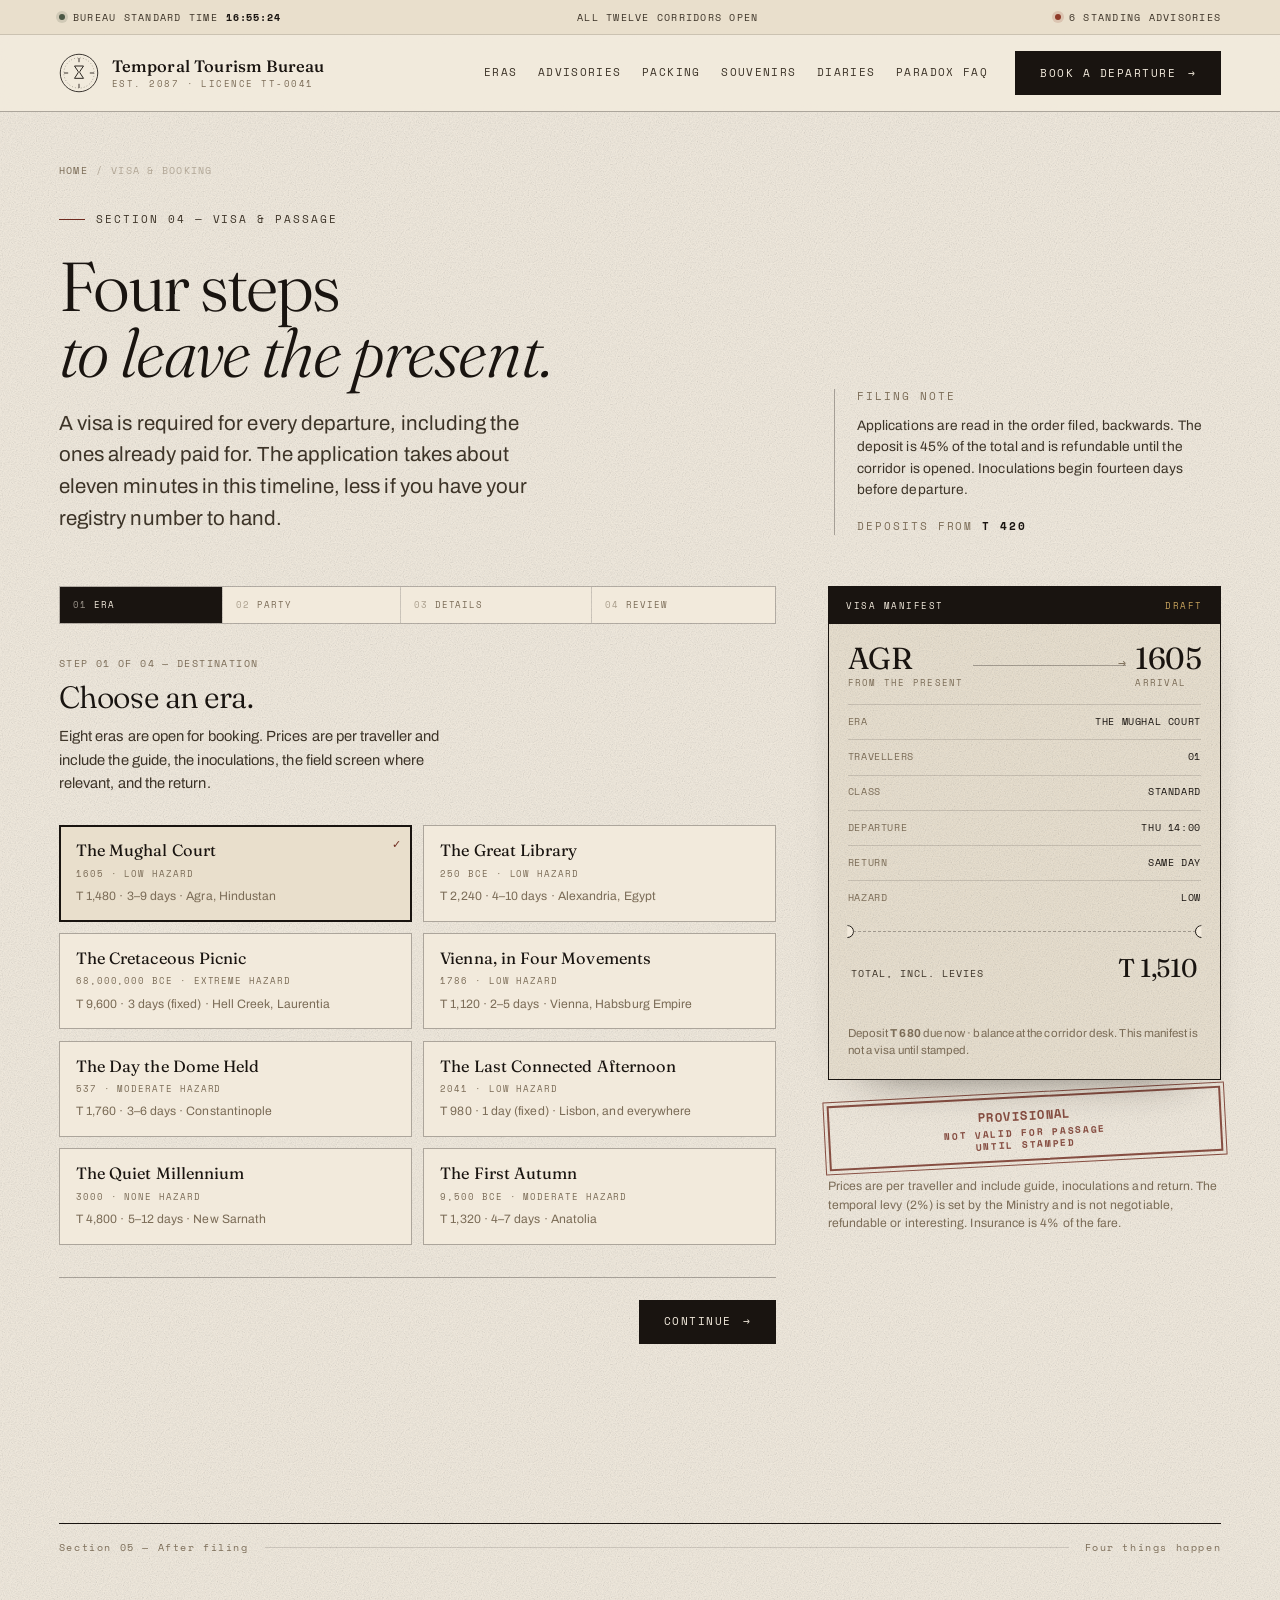
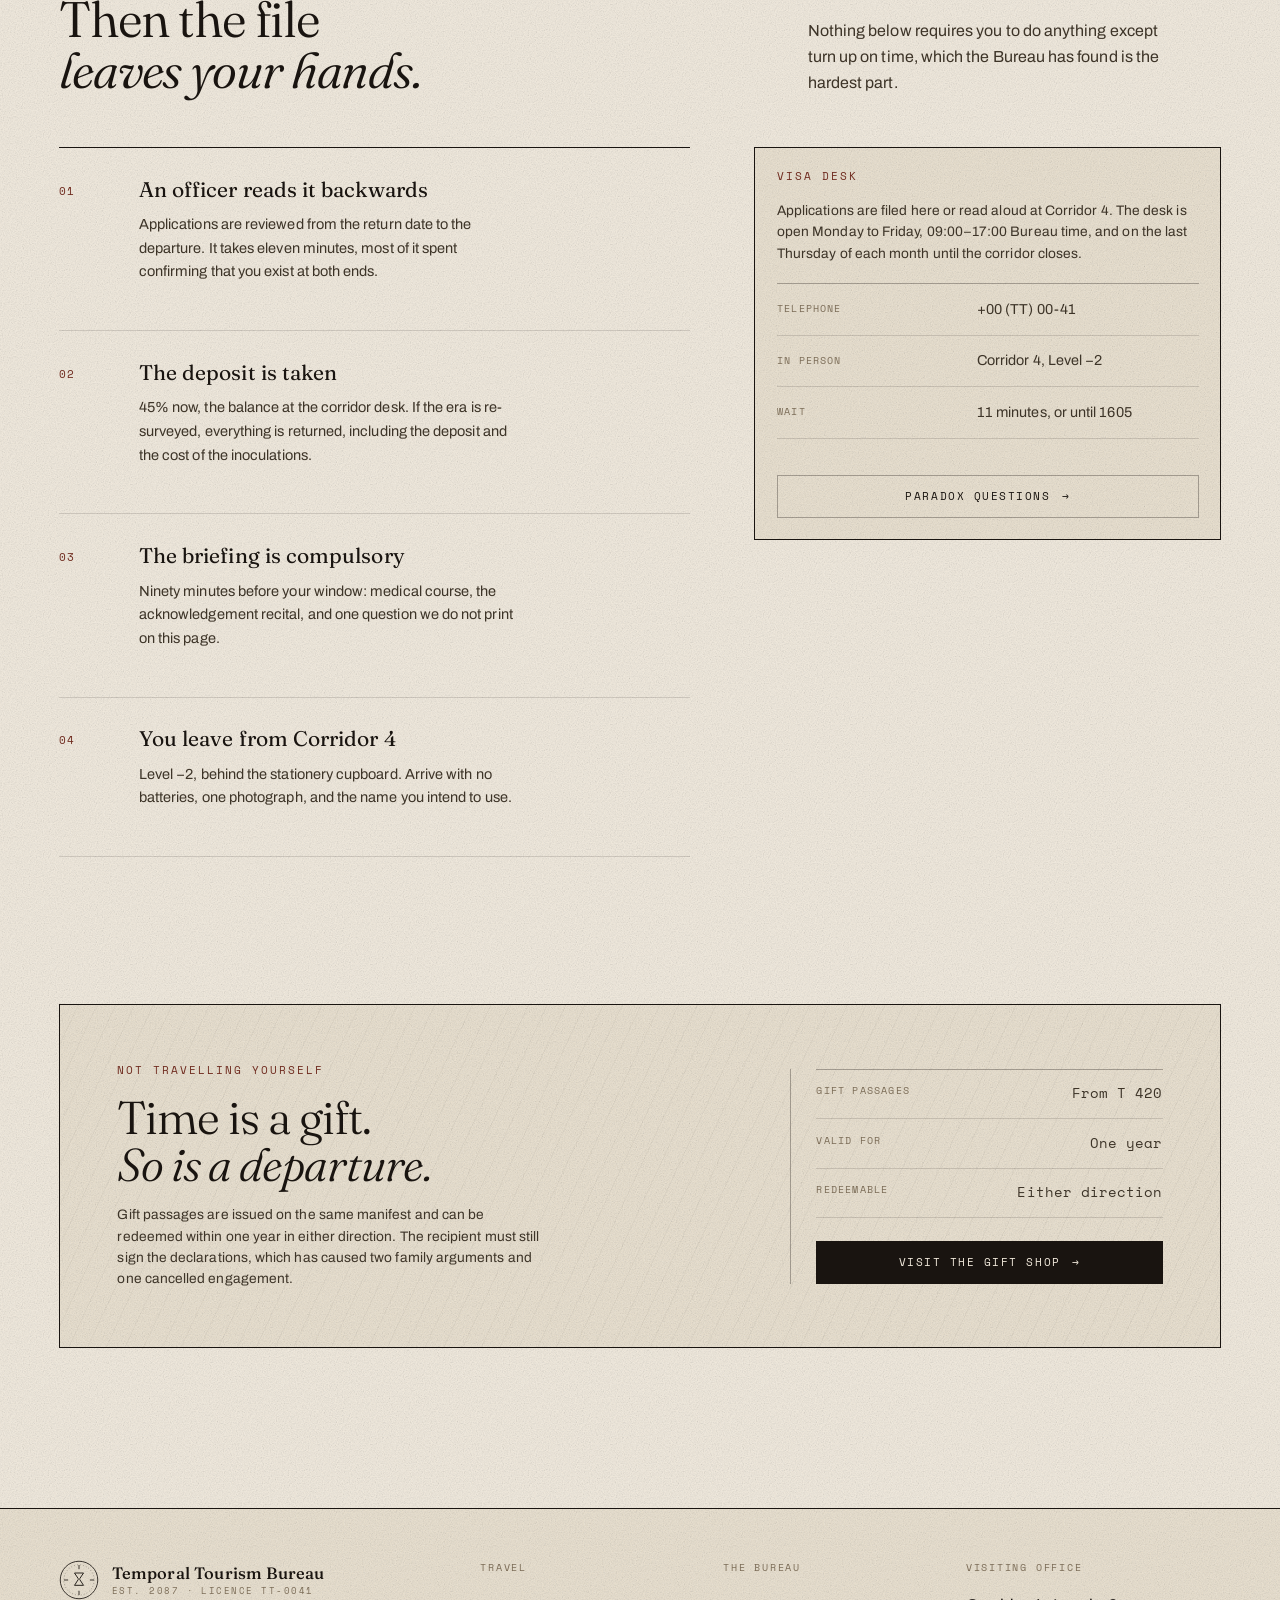
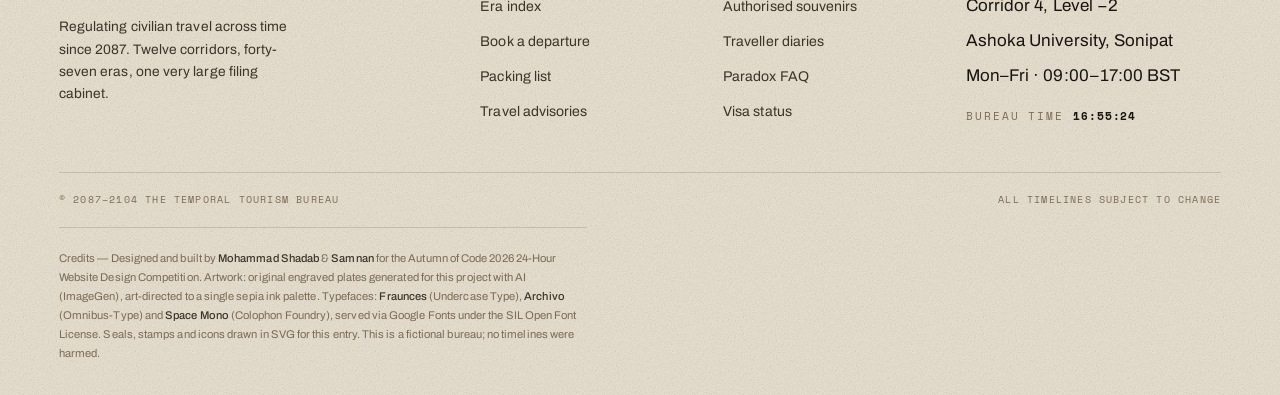
<file: booking.html>
<!DOCTYPE html>
<html lang="en">
<head>
<meta charset="utf-8">
<meta name="viewport" content="width=device-width, initial-scale=1">
<title>Visa &amp; Booking — Temporal Tourism Bureau</title>
<meta name="description" content="Apply for a visa in four steps: choose an era, a party and class of passage, file your details, and review the manifest. Deposits from T 420.">
<meta name="theme-color" content="#f2eadc">
<link rel="icon" href="data:image/svg+xml,%3Csvg xmlns='http://www.w3.org/2000/svg' viewBox='0 0 32 32'%3E%3Crect width='32' height='32' fill='%23f2eadc'/%3E%3Ccircle cx='16' cy='16' r='13' fill='none' stroke='%23191410'/%3E%3Cpath d='M11 9h10l-4 6 4 7H11l4-7z' fill='none' stroke='%23191410'/%3E%3C/svg%3E">
<link rel="preconnect" href="https://fonts.googleapis.com">
<link rel="preconnect" href="https://fonts.gstatic.com" crossorigin>
<link href="https://fonts.googleapis.com/css2?family=Archivo:ital,wght@0,300..700;1,400&family=Fraunces:ital,opsz,wght@0,9..144,300..700;1,9..144,300..700&family=Space+Mono:ital,wght@0,400;0,700;1,400&display=swap" rel="stylesheet">
<link rel="stylesheet" href="assets/css/style.css">
<script>document.documentElement.className += " js";</script>
</head>
<body>
<a class="skip" href="#main">Skip to content</a>

<div class="topbar">
  <div class="wrap topbar__in">
    <span class="topbar__item"><span class="dot" aria-hidden="true"></span> Bureau Standard Time <b data-clock>00:00:00</b></span>
    <span class="topbar__item topbar__mid">All twelve corridors open</span>
    <a class="topbar__item" href="advisories.html"><span class="dot dot--warn" aria-hidden="true"></span> 6 standing advisories</a>
  </div>
</div>

<header class="site-head">
  <div class="wrap site-head__in">
    <a class="brand" href="index.html" aria-label="Temporal Tourism Bureau — home">
      <svg class="brand__mark" viewBox="0 0 48 48" aria-hidden="true">
        <circle cx="24" cy="24" r="22.5" fill="none" stroke="currentColor"/>
        <g class="brand__ring"><circle cx="24" cy="24" r="18.2" fill="none" stroke="currentColor" stroke-width=".8" stroke-dasharray="1 2.6" opacity=".55"/></g>
        <path d="M24 6v5M24 37v5M6 24h5M37 24h5" stroke="currentColor"/>
        <path d="M18.6 15.6h10.8l-4.4 6.6a1.2 1.2 0 0 0 0 1.4l4.4 6.8H18.6l4.4-6.8a1.2 1.2 0 0 0 0-1.4z" fill="none" stroke="currentColor" stroke-width="1.1" stroke-linejoin="round"/>
      </svg>
      <span class="brand__text"><b>Temporal Tourism Bureau</b><em>Est. 2087 · Licence TT-0041</em></span>
    </a>
    <nav class="nav" id="nav" aria-label="Primary">
      <a href="destinations.html">Eras</a>
      <a href="advisories.html">Advisories</a>
      <a href="packing.html">Packing</a>
      <a href="souvenirs.html">Souvenirs</a>
      <a href="diaries.html">Diaries</a>
      <a href="faq.html">Paradox FAQ</a>
      <a class="btn btn--solid nav__book" href="booking.html">Book a departure <span class="btn__arr">→</span></a>
    </nav>
    <button class="burger" data-burger aria-expanded="false" aria-controls="nav" aria-label="Open menu"><span></span><span></span><span></span></button>
  </div>
</header>

<main id="main">

  <section class="page-head">
    <div class="wrap">
      <nav class="breadcrumb" aria-label="Breadcrumb"><a href="index.html">Home</a><span>/</span><span aria-current="page">Visa &amp; booking</span></nav>
      <div class="page-head__row">
        <div>
          <p class="eyebrow">Section 04 — Visa &amp; passage</p>
          <h1 class="display display--sm">Four steps<br><em>to leave the present.</em></h1>
          <p class="lede">A visa is required for every departure, including the ones already paid for. The application takes about eleven minutes in this timeline, less if you have your registry number to hand.</p>
        </div>
        <div class="page-head__aside">
          <p class="label" style="margin-bottom:.7rem">Filing note</p>
          <p class="small" style="margin:0">Applications are read in the order filed, backwards. The deposit is 45% of the total and is refundable until the corridor is opened. Inoculations begin fourteen days before departure.</p>
          <p class="label" style="margin-top:1.2rem">Deposits from <b style="color:var(--ink)">T 420</b></p>
        </div>
      </div>
    </div>
  </section>

  <section class="section section--flush">
    <div class="wrap">
      <div class="booking-grid">

        <div>
          <div class="stepper" data-stepper aria-label="Application progress">
            <div class="stepper__item is-current" aria-current="step"><span class="stepper__n">01</span> Era</div>
            <div class="stepper__item"><span class="stepper__n">02</span> Party</div>
            <div class="stepper__item"><span class="stepper__n">03</span> Details</div>
            <div class="stepper__item"><span class="stepper__n">04</span> Review</div>
          </div>

          <form id="visa-form" novalidate>

            <section class="step-panel" data-step="1">
              <p class="step-legend">Step 01 of 04 — Destination</p>
              <h2 class="step-title">Choose an era.</h2>
              <p class="step-sub">Eight eras are open for booking. Prices are per traveller and include the guide, the inoculations, the field screen where relevant, and the return.</p>
              <div class="choices" data-era-choices></div>
              <p class="step-err" data-err="era" role="alert">Choose an era to continue. The archive desk can advise if the choice is difficult.</p>
              <noscript><p class="small" style="margin-top:1.2rem">This application uses JavaScript for the live manifest and the four steps. Telephone +00 (TT) 00-41 and an officer will read the form to you.</p></noscript>
            </section>

            <section class="step-panel" data-step="2" hidden>
              <p class="step-legend">Step 02 of 04 — Party &amp; passage</p>
              <h2 class="step-title">Who is travelling,<br>and how comfortably?</h2>
              <p class="step-sub">Every traveller is named on the manifest. Names can be added at the desk, but the corridor count cannot — the return is booked per person.</p>

              <div class="field">
                <span class="field__label">Party size <span class="field__hint">Maximum 6 per manifest</span></span>
                <div style="display:flex;align-items:center;gap:1.2rem;flex-wrap:wrap">
                  <div class="counter">
                    <button type="button" data-count="-1" aria-label="One fewer traveller">−</button>
                    <span data-travellers aria-live="polite">1</span>
                    <button type="button" data-count="1" aria-label="One more traveller">+</button>
                  </div>
                  <span class="small">Groups above six travel as a school party and require Form 12.</span>
                </div>
              </div>

              <p class="field__label" style="margin:2rem 0 .7rem">Class of passage</p>
              <div class="choices choices--4" data-class-choices>
                <label class="choice is-selected">
                  <input type="radio" name="cls" value="standard" checked>
                  <span class="choice__name">Standard</span>
                  <span class="choice__meta">Included</span>
                  <span class="choice__desc">Coat, boots, a name on the manifest and a guide who knows your century.</span>
                </label>
                <label class="choice">
                  <input type="radio" name="cls" value="corridor">
                  <span class="choice__name">Corridor window</span>
                  <span class="choice__meta">+ T 240</span>
                  <span class="choice__desc">A seat by the glass. The view is the whole of the nineteenth century going past.</span>
                </label>
                <label class="choice">
                  <input type="radio" name="cls" value="scholar">
                  <span class="choice__name">Scholar</span>
                  <span class="choice__meta">+ T 180</span>
                  <span class="choice__desc">Archive access, a reading lamp and permission to take notes in pencil only.</span>
                </label>
                <label class="choice">
                  <input type="radio" name="cls" value="discreet">
                  <span class="choice__name">Discreet</span>
                  <span class="choice__meta">+ T 1,200</span>
                  <span class="choice__desc">No photographs, no introductions, no name in the arrivals ledger. Popular with diplomats.</span>
                </label>
              </div>

              <div class="dossier-sub" style="margin-top:2rem">
                <div class="field" style="margin-bottom:1rem">
                  <label for="window">Departure window</label>
                  <select class="select" id="window" name="window">
                    <option value="thu-0600" data-short="Thu 06:00">Thursday 06:00 — first corridor</option>
                    <option value="thu-1400" data-short="Thu 14:00" selected>Thursday 14:00 — afternoon corridor</option>
                    <option value="last-thu" data-short="Last Thu 06:00">Last Thursday 06:00 — standby</option>
                    <option value="sun-0900" data-short="Sun 09:00">Sunday 09:00 — quiet corridor</option>
                  </select>
                </div>
                <div class="field" style="margin-bottom:1rem">
                  <label for="return">Return</label>
                  <select class="select" id="return" name="return">
                    <option value="same" data-short="Same day">Same day — recommended</option>
                    <option value="next" data-short="Next morning">Next morning — one night abroad</option>
                    <option value="fixed" data-short="Fixed, +90 min">Fixed return, ninety minutes' grace</option>
                  </select>
                </div>
              </div>
              <p class="small" style="max-width:58ch">The return is fixed before departure. Changes made in the past are possible but are charged at the rate of the century you are leaving.</p>
            </section>

            <section class="step-panel" data-step="3" hidden>
              <p class="step-legend">Step 03 of 04 — Traveller details</p>
              <h2 class="step-title">Who should we<br>expect back?</h2>
              <p class="step-sub">Details are used for the manifest, the return call and the medical card. The Bureau keeps them for ninety years, which for some travellers is not long enough.</p>

              <div class="dossier-sub" style="margin-top:0">
                <div class="field">
                  <label for="given">Given name</label>
                  <input class="input" id="given" name="given" type="text" autocomplete="given-name" placeholder="As written at birth">
                  <span class="field__err" data-err-for="given">Enter a given name for the manifest.</span>
                </div>
                <div class="field">
                  <label for="surname">Surname</label>
                  <input class="input" id="surname" name="surname" type="text" autocomplete="family-name" placeholder="The one you intend to use">
                  <span class="field__err" data-err-for="surname">Enter the surname you intend to travel under.</span>
                </div>
              </div>

              <div class="dossier-sub">
                <div class="field">
                  <label for="birth">Year of birth <span class="field__hint">1900–2086</span></label>
                  <input class="input" id="birth" name="birth" type="number" inputmode="numeric" min="1900" max="2086" placeholder="1994">
                  <span class="field__err" data-err-for="birth">Enter a four-digit year between 1900 and 2086.</span>
                </div>
                <div class="field">
                  <label for="email">Email</label>
                  <input class="input" id="email" name="email" type="email" autocomplete="email" placeholder="For the confirmation and the return call">
                  <span class="field__err" data-err-for="email">Enter a working email address. The return call is not a metaphor.</span>
                </div>
              </div>

              <div class="dossier-sub">
                <div class="field">
                  <label for="phone">Telephone <span class="field__hint">Answered in any century</span></label>
                  <input class="input" id="phone" name="phone" type="tel" autocomplete="tel" placeholder="+91">
                  <span class="field__err" data-err-for="phone">Enter a telephone number with at least seven digits.</span>
                </div>
                <div class="field">
                  <label for="registry">Registry number <span class="field__hint">Optional · TT-0000-0000</span></label>
                  <input class="input" id="registry" name="registry" type="text" placeholder="On your birth card">
                  <span class="field__err" data-err-for="registry">Registry numbers follow TT-0000-0000. Check the card at the corridor desk.</span>
                </div>
              </div>

              <label class="check" style="margin-top:.6rem">
                <input type="checkbox" data-insurance>
                <span><b style="color:var(--ink);font-weight:500">Paradox insurance</b> — 4% of the fare. Covers up to T 4,000,000 and one mild grandfather incident. Underwritten by Lloyd's of 1897, 1962 and 2140.</span>
              </label>

              <div style="border-top:1px solid var(--rule);margin:1.6rem 0 1.2rem"></div>

              <label class="check">
                <input type="checkbox" name="ack" data-consent>
                <span>I have read and acknowledged all six standing advisories, including the customs schedule.</span>
              </label>
              <label class="check">
                <input type="checkbox" name="med" data-consent>
                <span>I declare no known condition that would endanger a century, a guide or myself.</span>
              </label>
              <label class="check">
                <input type="checkbox" name="form88" data-consent>
                <span>I accept the self-encounter protocol (Form 88) and will recite it at the corridor desk.</span>
              </label>
              <p class="step-err" data-err="consent" role="alert">All three declarations must be acknowledged before the application can be filed.</p>
            </section>

            <section class="step-panel" data-step="4" hidden>
              <p class="step-legend">Step 04 of 04 — Review</p>
              <h2 class="step-title">Review the manifest.</h2>
              <p class="step-sub">Check the details below. Once filed, the era is held for ninety minutes while an officer reads the file backwards and confirms that you exist at both ends.</p>
              <dl class="review-block" data-review></dl>
              <p class="small" style="margin-top:1.2rem;max-width:58ch">By submitting, you confirm the details are correct, the declarations are true, and you understand that the deposit is refundable only until the corridor is opened.</p>
            </section>

            <div class="form-actions">
              <button type="button" class="btn btn--ghost" data-back hidden>← Back</button>
              <div style="display:flex;gap:1rem;margin-left:auto">
                <button type="button" class="btn btn--solid" data-next>Continue <span class="btn__arr">→</span></button>
                <button type="submit" class="btn btn--ox" data-submit hidden>File application <span class="btn__arr">→</span></button>
              </div>
            </div>
          </form>

          <div class="confirmed" data-confirmed hidden>
            <div class="confirmed__top">
              <div>
                <p class="label label--ox" style="margin-bottom:.8rem">Application filed</p>
                <h2>You are<br><em>expected.</em></h2>
                <p class="ref" style="margin-top:1.1rem" data-confirm-ref>Reference TT-2087-0000</p>
              </div>
              <div class="stamp stamp--lg" style="color:var(--moss);border-color:var(--moss);outline-color:var(--moss);transform:rotate(-4deg)">
                <b>Approved</b>Provisional visa<br><span data-confirm-date>24 / 10 / 2087</span>
              </div>
            </div>
            <p class="small" style="max-width:62ch">An officer has read your file backwards and found nothing that needs discussing. Your era is held for ninety minutes. Present the reference at Corridor 4, Level −2, with the packing list and no batteries.</p>
            <dl class="review-block" data-confirm-summary></dl>
            <div class="form-actions">
              <button type="button" class="btn btn--solid" data-print>Print manifest</button>
              <a class="btn btn--ghost" href="packing.html">Read the packing list <span class="btn__arr">→</span></a>
            </div>
            <p class="small" style="margin-top:1.2rem">A copy has been sent to your email and filed at the corridor desk. If nothing arrives within the hour, call +00 (TT) 00-41 and ask for the officer who filed it.</p>
          </div>
        </div>

        <aside class="booking-aside" aria-label="Live manifest">
          <div class="pass">
            <div class="pass__head"><span>Visa manifest</span><b data-pass-status>Draft</b></div>
            <div class="pass__body">
              <div class="pass__route">
                <div class="pass__code"><span data-pass-code>AGR</span><small>from the present</small></div>
                <span class="pass__arrow" aria-hidden="true"></span>
                <div class="pass__code"><span data-pass-year>1605</span><small>arrival</small></div>
              </div>
              <div class="pass__rows">
                <div class="pass__row"><span>Era</span><b data-pass-era>The Mughal Court</b></div>
                <div class="pass__row"><span>Travellers</span><b data-pass-pax>01</b></div>
                <div class="pass__row"><span>Class</span><b data-pass-class>Standard</b></div>
                <div class="pass__row"><span>Departure</span><b data-pass-window>Thu 14:00</b></div>
                <div class="pass__row"><span>Return</span><b data-pass-return>Same day</b></div>
                <div class="pass__row"><span>Hazard</span><b data-pass-hazard>Low</b></div>
              </div>
              <div class="pass__perf"></div>
              <div class="pass__total"><span>Total, incl. levies</span><b data-pass-total aria-live="polite">T 1,510</b></div>
            </div>
            <div class="pass__foot">
              <p class="pass__note">Deposit <b data-pass-deposit>T 680</b> due now · balance at the corridor desk. This manifest is not a visa until stamped.</p>
            </div>
          </div>
          <div class="stamp" style="align-self:start;transform:rotate(-3deg)"><b>Provisional</b>Not valid for passage<br>until stamped</div>
          <p class="manifest-note">Prices are per traveller and include guide, inoculations and return. The temporal levy (2%) is set by the Ministry and is not negotiable, refundable or interesting. Insurance is 4% of the fare.</p>
        </aside>

      </div>
    </div>
  </section>

  <section class="section">
    <div class="wrap">
      <header class="sec-head" data-reveal>
        <div class="sec-head__meta">
          <span class="sec-head__no">Section 05 — After filing</span>
          <span class="sec-head__line"></span>
          <span class="sec-head__no">Four things happen</span>
        </div>
        <div class="sec-head__row">
          <h2 class="title">Then the file<br><em>leaves your hands.</em></h2>
          <p class="sec-head__note">Nothing below requires you to do anything except turn up on time, which the Bureau has found is the hardest part.</p>
        </div>
      </header>

      <div class="procedure__grid" data-reveal>
        <div class="steps3">
          <div class="step3">
            <span class="step3__no">01</span>
            <h3>An officer reads it backwards</h3>
            <p>Applications are reviewed from the return date to the departure. It takes eleven minutes, most of it spent confirming that you exist at both ends.</p>
          </div>
          <div class="step3">
            <span class="step3__no">02</span>
            <h3>The deposit is taken</h3>
            <p>45% now, the balance at the corridor desk. If the era is re-surveyed, everything is returned, including the deposit and the cost of the inoculations.</p>
          </div>
          <div class="step3">
            <span class="step3__no">03</span>
            <h3>The briefing is compulsory</h3>
            <p>Ninety minutes before your window: medical course, the acknowledgement recital, and one question we do not print on this page.</p>
          </div>
          <div class="step3">
            <span class="step3__no">04</span>
            <h3>You leave from Corridor 4</h3>
            <p>Level −2, behind the stationery cupboard. Arrive with no batteries, one photograph, and the name you intend to use.</p>
          </div>
        </div>
        <div class="buybox">
          <p class="label label--ox" style="margin-bottom:1rem">Visa desk</p>
          <p class="small" style="color:var(--ink-2);margin:0">Applications are filed here or read aloud at Corridor 4. The desk is open Monday to Friday, 09:00–17:00 Bureau time, and on the last Thursday of each month until the corridor closes.</p>
          <dl class="deflist" style="margin-top:1.2rem">
            <div class="deflist__row"><dt>Telephone</dt><dd>+00 (TT) 00-41</dd></div>
            <div class="deflist__row"><dt>In person</dt><dd>Corridor 4, Level −2</dd></div>
            <div class="deflist__row"><dt>Wait</dt><dd>11 minutes, or until 1605</dd></div>
          </dl>
          <a class="btn btn--ghost btn--block" href="faq.html" style="margin-top:1.2rem">Paradox questions <span class="btn__arr">→</span></a>
        </div>
      </div>
    </div>
  </section>

  <section class="section section--tight">
    <div class="wrap">
      <div class="cta-band" data-reveal>
        <div>
          <p class="label label--ox" style="margin-bottom:1rem">Not travelling yourself</p>
          <h2>Time is a gift.<br><em>So is a departure.</em></h2>
          <p class="small" style="max-width:54ch">Gift passages are issued on the same manifest and can be redeemed within one year in either direction. The recipient must still sign the declarations, which has caused two family arguments and one cancelled engagement.</p>
        </div>
        <div class="cta-band__aside">
          <ul class="deflist" style="border-top-color:var(--rule)">
            <li class="deflist__row" style="grid-template-columns:1fr auto"><dt style="padding:0">Gift passages</dt><dd class="mono small">From T 420</dd></li>
            <li class="deflist__row" style="grid-template-columns:1fr auto"><dt style="padding:0">Valid for</dt><dd class="mono small">One year</dd></li>
            <li class="deflist__row" style="grid-template-columns:1fr auto"><dt style="padding:0">Redeemable</dt><dd class="mono small">Either direction</dd></li>
          </ul>
          <a class="btn btn--solid btn--block" href="souvenirs.html" style="margin-top:1.4rem">Visit the gift shop <span class="btn__arr">→</span></a>
        </div>
      </div>
    </div>
  </section>

</main>

<footer class="site-foot">
  <div class="wrap">
    <div class="site-foot__grid">
      <div class="site-foot__brand">
        <a class="brand" href="index.html" aria-label="Temporal Tourism Bureau — home">
          <svg class="brand__mark" viewBox="0 0 48 48" aria-hidden="true">
            <circle cx="24" cy="24" r="22.5" fill="none" stroke="currentColor"/>
            <circle cx="24" cy="24" r="18.2" fill="none" stroke="currentColor" stroke-width=".8" stroke-dasharray="1 2.6" opacity=".55"/>
            <path d="M24 6v5M24 37v5M6 24h5M37 24h5" stroke="currentColor"/>
            <path d="M18.6 15.6h10.8l-4.4 6.6a1.2 1.2 0 0 0 0 1.4l4.4 6.8H18.6l4.4-6.8a1.2 1.2 0 0 0 0-1.4z" fill="none" stroke="currentColor" stroke-width="1.1" stroke-linejoin="round"/>
          </svg>
          <span class="brand__text"><b>Temporal Tourism Bureau</b><em>Est. 2087 · Licence TT-0041</em></span>
        </a>
        <p>Regulating civilian travel across time since 2087. Twelve corridors, forty-seven eras, one very large filing cabinet.</p>
      </div>
      <div>
        <h4>Travel</h4>
        <ul>
          <li><a href="destinations.html">Era index</a></li>
          <li><a href="booking.html">Book a departure</a></li>
          <li><a href="packing.html">Packing list</a></li>
          <li><a href="advisories.html">Travel advisories</a></li>
        </ul>
      </div>
      <div>
        <h4>The Bureau</h4>
        <ul>
          <li><a href="souvenirs.html">Authorised souvenirs</a></li>
          <li><a href="diaries.html">Traveller diaries</a></li>
          <li><a href="faq.html">Paradox FAQ</a></li>
          <li><a href="booking.html">Visa status</a></li>
        </ul>
      </div>
      <div>
        <h4>Visiting office</h4>
        <ul>
          <li>Corridor 4, Level −2</li>
          <li>Ashoka University, Sonipat</li>
          <li>Mon–Fri · 09:00–17:00 BST</li>
        </ul>
        <p class="label" style="margin-top:1.2rem">Bureau time <b data-clock style="color:var(--ink);letter-spacing:.08em">00:00:00</b></p>
      </div>
    </div>
    <div class="site-foot__bar">
      <span>© 2087–2104 The Temporal Tourism Bureau</span>
      <span>All timelines subject to change</span>
    </div>
    <p class="credits">Credits — Designed and built by <b>Mohammad Shadab</b> &amp; <b>Samnan</b> for the Autumn of Code 2026 24-Hour Website Design Competition. Artwork: original engraved plates generated for this project with AI (ImageGen), art-directed to a single sepia ink palette. Typefaces: <b>Fraunces</b> (Undercase Type), <b>Archivo</b> (Omnibus-Type) and <b>Space Mono</b> (Colophon Foundry), served via Google Fonts under the SIL Open Font License. Seals, stamps and icons drawn in SVG for this entry. This is a fictional bureau; no timelines were harmed.</p>
  </div>
</footer>

<script src="assets/js/data.js"></script>
<script src="assets/js/main.js"></script>
<script src="assets/js/booking.js"></script>
</body>
</html>
</file>
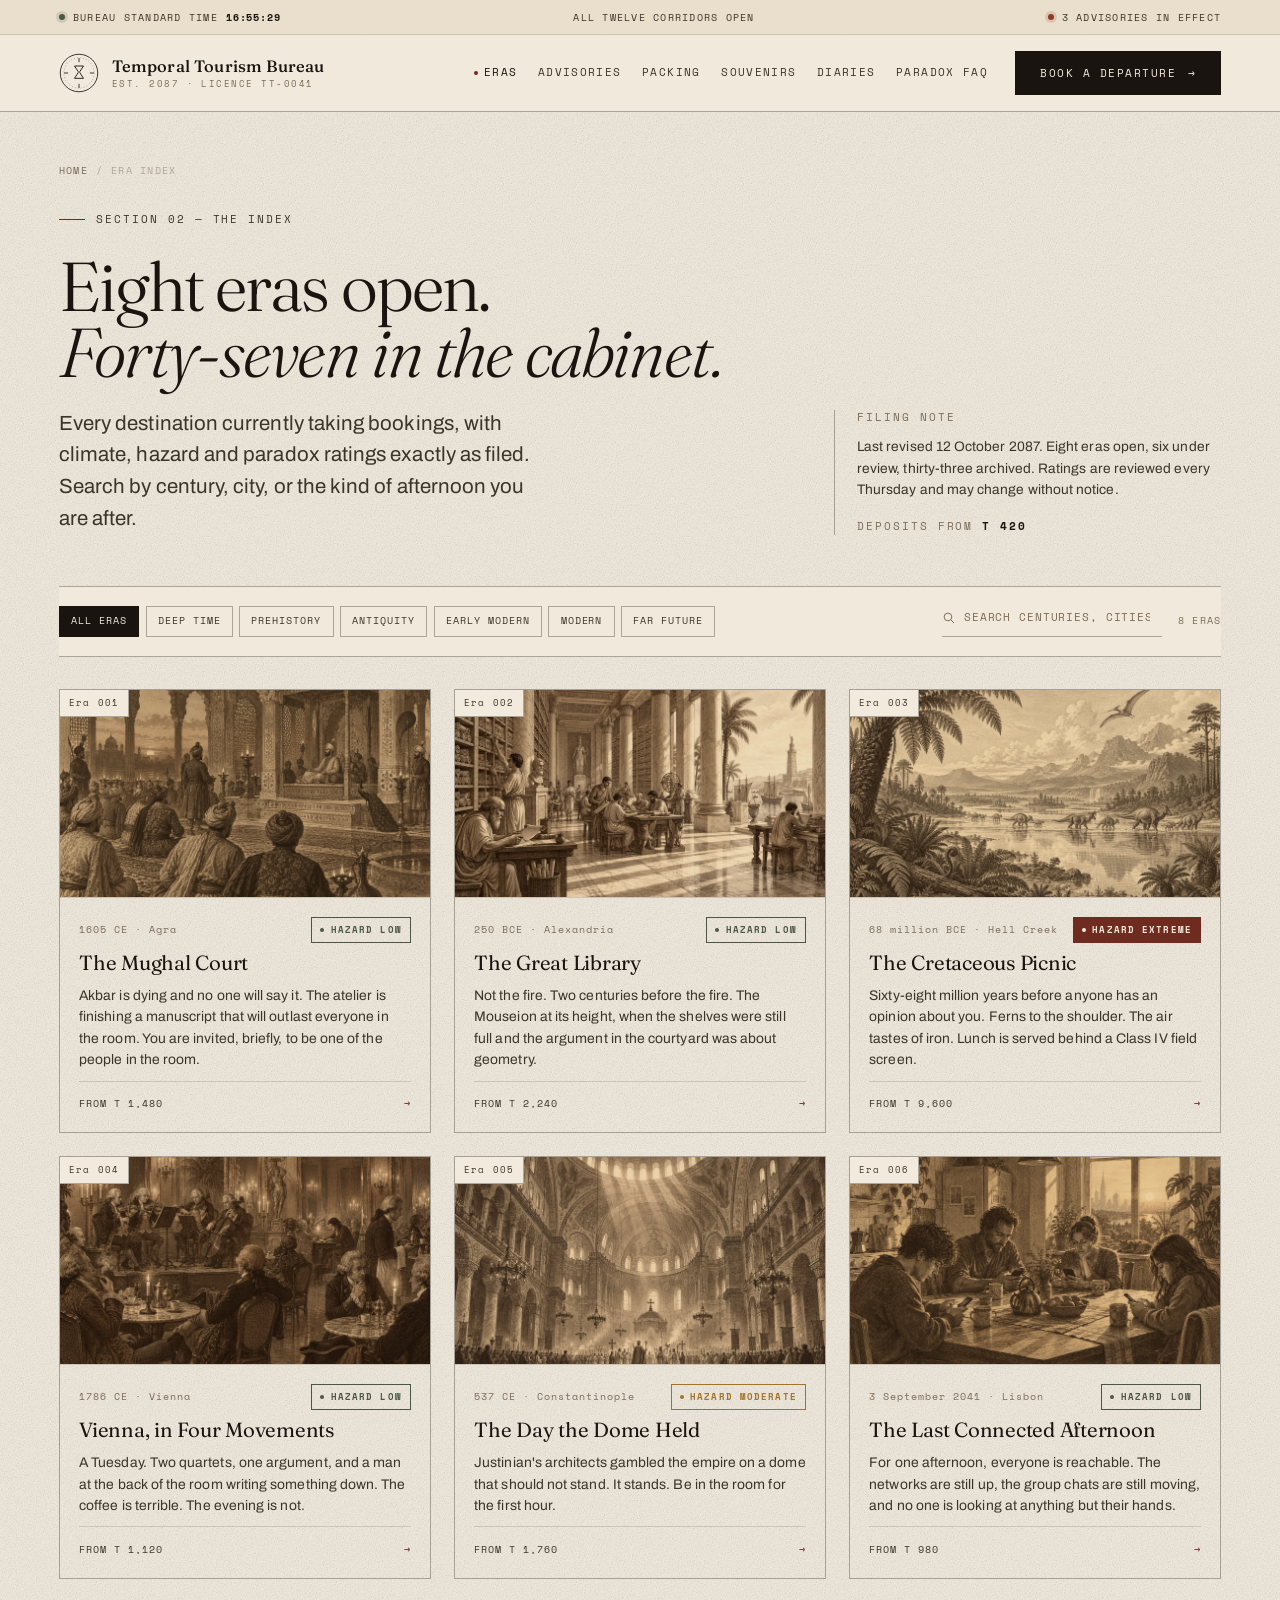
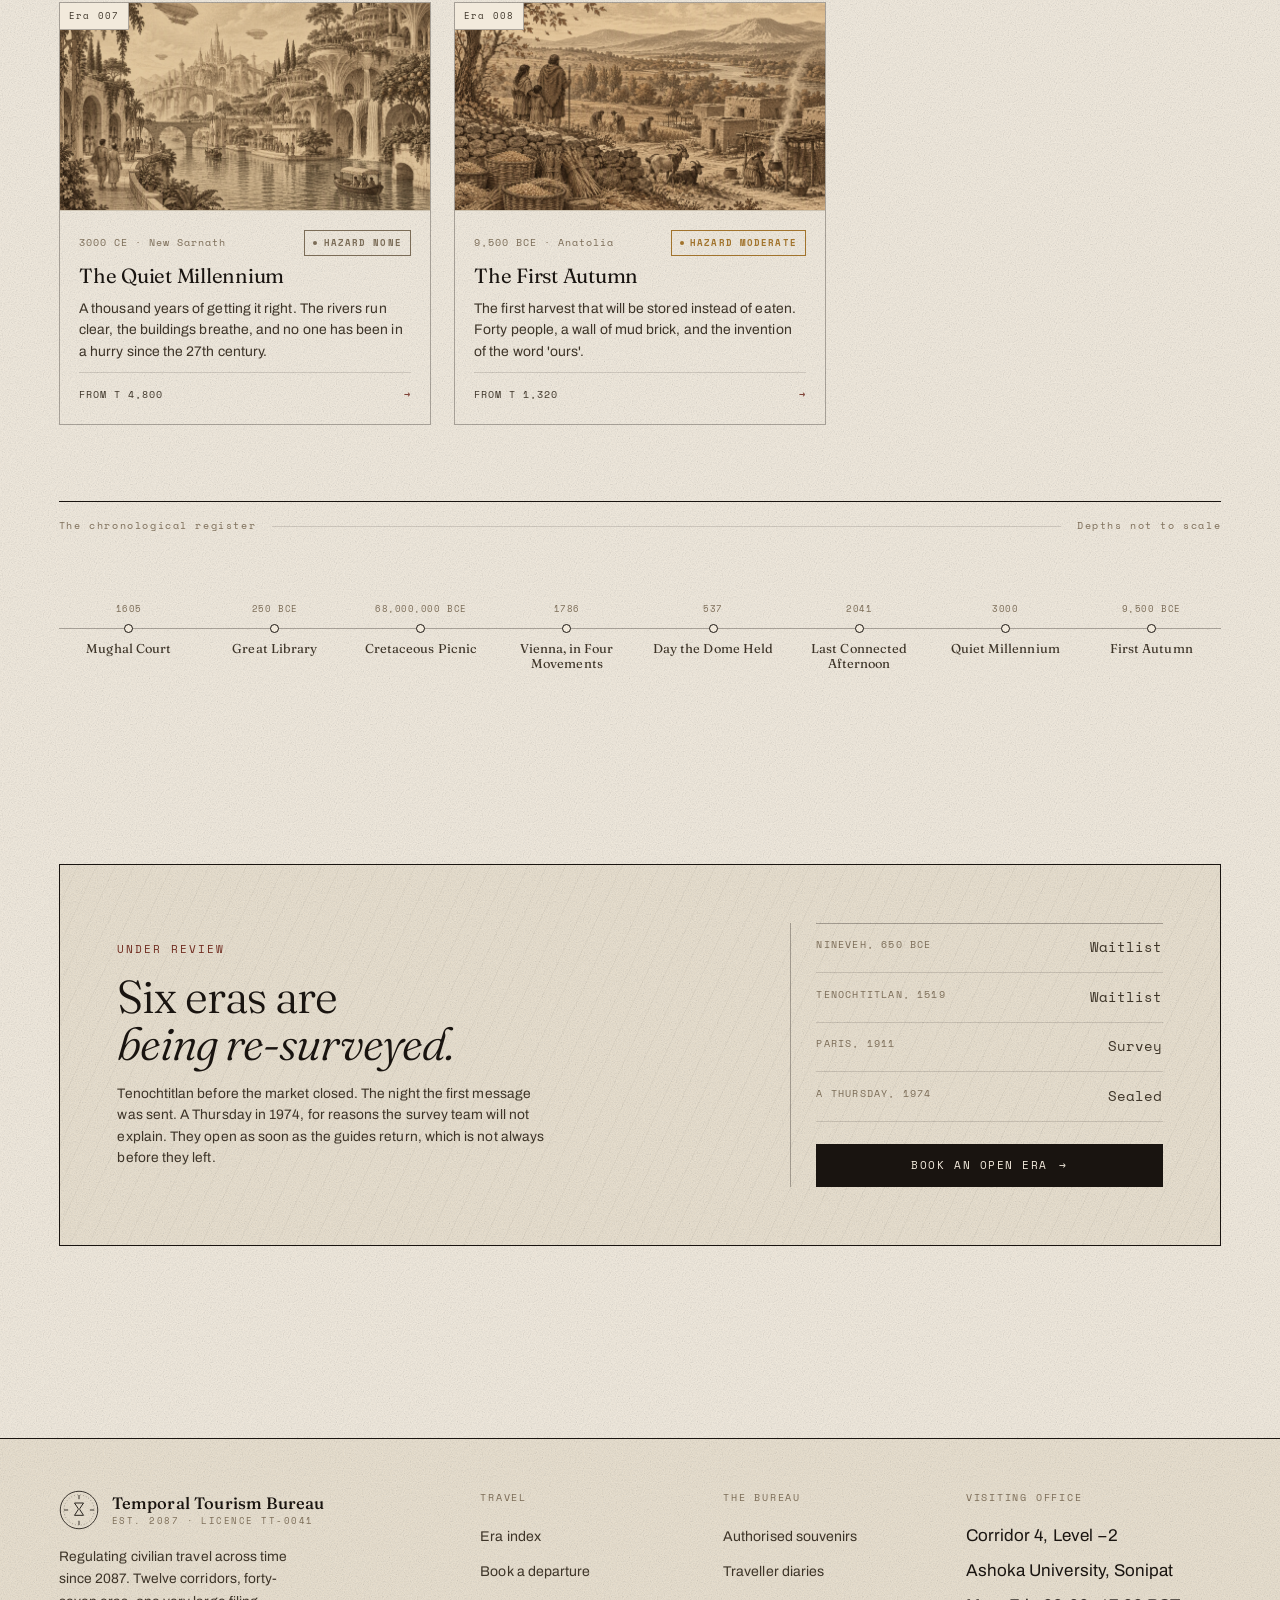
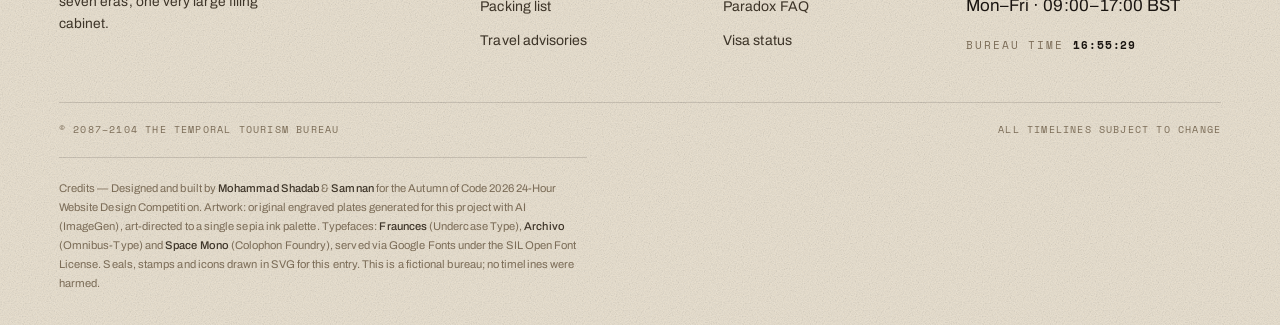
<file: destinations.html>
<!DOCTYPE html>
<html lang="en">
<head>
<meta charset="utf-8">
<meta name="viewport" content="width=device-width, initial-scale=1">
<title>The Era Index — Temporal Tourism Bureau</title>
<meta name="description" content="Forty-seven eras, eight open for booking. Filter by epoch, hazard or paradox rating and read each dossier.">
<meta name="theme-color" content="#f2eadc">
<link rel="icon" href="data:image/svg+xml,%3Csvg xmlns='http://www.w3.org/2000/svg' viewBox='0 0 32 32'%3E%3Crect width='32' height='32' fill='%23f2eadc'/%3E%3Ccircle cx='16' cy='16' r='13' fill='none' stroke='%23191410'/%3E%3Cpath d='M11 9h10l-4 6 4 7H11l4-7z' fill='none' stroke='%23191410'/%3E%3C/svg%3E">
<link rel="preconnect" href="https://fonts.googleapis.com">
<link rel="preconnect" href="https://fonts.gstatic.com" crossorigin>
<link href="https://fonts.googleapis.com/css2?family=Archivo:ital,wght@0,300..700;1,400&family=Fraunces:ital,opsz,wght@0,9..144,300..700;1,9..144,300..700&family=Space+Mono:ital,wght@0,400;0,700;1,400&display=swap" rel="stylesheet">
<link rel="stylesheet" href="assets/css/style.css">
<script>document.documentElement.className += " js";</script>
</head>
<body>
<a class="skip" href="#main">Skip to content</a>

<div class="topbar">
  <div class="wrap topbar__in">
    <span class="topbar__item"><span class="dot" aria-hidden="true"></span> Bureau Standard Time <b data-clock>00:00:00</b></span>
    <span class="topbar__item topbar__mid">All twelve corridors open</span>
    <a class="topbar__item" href="advisories.html"><span class="dot dot--warn" aria-hidden="true"></span> 3 advisories in effect</a>
  </div>
</div>

<header class="site-head">
  <div class="wrap site-head__in">
    <a class="brand" href="index.html" aria-label="Temporal Tourism Bureau — home">
      <svg class="brand__mark" viewBox="0 0 48 48" aria-hidden="true">
        <circle cx="24" cy="24" r="22.5" fill="none" stroke="currentColor"/>
        <g class="brand__ring"><circle cx="24" cy="24" r="18.2" fill="none" stroke="currentColor" stroke-width=".8" stroke-dasharray="1 2.6" opacity=".55"/></g>
        <path d="M24 6v5M24 37v5M6 24h5M37 24h5" stroke="currentColor"/>
        <path d="M18.6 15.6h10.8l-4.4 6.6a1.2 1.2 0 0 0 0 1.4l4.4 6.8H18.6l4.4-6.8a1.2 1.2 0 0 0 0-1.4z" fill="none" stroke="currentColor" stroke-width="1.1" stroke-linejoin="round"/>
      </svg>
      <span class="brand__text"><b>Temporal Tourism Bureau</b><em>Est. 2087 · Licence TT-0041</em></span>
    </a>
    <nav class="nav" id="nav" aria-label="Primary">
      <a href="destinations.html" class="is-active" aria-current="page">Eras</a>
      <a href="advisories.html">Advisories</a>
      <a href="packing.html">Packing</a>
      <a href="souvenirs.html">Souvenirs</a>
      <a href="diaries.html">Diaries</a>
      <a href="faq.html">Paradox FAQ</a>
      <a class="btn btn--solid nav__book" href="booking.html">Book a departure <span class="btn__arr">→</span></a>
    </nav>
    <button class="burger" data-burger aria-expanded="false" aria-controls="nav" aria-label="Open menu"><span></span><span></span><span></span></button>
  </div>
</header>

<main id="main">

  <section class="page-head">
    <div class="wrap">
      <nav class="breadcrumb" aria-label="Breadcrumb"><a href="index.html">Home</a><span>/</span><span aria-current="page">Era index</span></nav>
      <div class="page-head__row">
        <div>
          <p class="eyebrow">Section 02 — The index</p>
          <h1 class="display display--sm">Eight eras open.<br><em>Forty-seven in the cabinet.</em></h1>
          <p class="lede">Every destination currently taking bookings, with climate, hazard and paradox ratings exactly as filed. Search by century, city, or the kind of afternoon you are after.</p>
        </div>
        <div class="page-head__aside">
          <p class="label" style="margin-bottom:.7rem">Filing note</p>
          <p class="small" style="margin:0">Last revised 12 October 2087. Eight eras open, six under review, thirty-three archived. Ratings are reviewed every Thursday and may change without notice.</p>
          <p class="label" style="margin-top:1.2rem">Deposits from <b style="color:var(--ink)">T 420</b></p>
        </div>
      </div>
    </div>
  </section>

  <section class="section section--flush">
    <div class="wrap">

      <div class="filters" data-reveal>
        <div class="filters__group" role="group" aria-label="Filter by epoch">
          <button class="chip is-active" type="button" data-epoch="all" aria-pressed="true">All eras</button>
          <button class="chip" type="button" data-epoch="deep" aria-pressed="false">Deep time</button>
          <button class="chip" type="button" data-epoch="prehistory" aria-pressed="false">Prehistory</button>
          <button class="chip" type="button" data-epoch="antiquity" aria-pressed="false">Antiquity</button>
          <button class="chip" type="button" data-epoch="early-modern" aria-pressed="false">Early modern</button>
          <button class="chip" type="button" data-epoch="modern" aria-pressed="false">Modern</button>
          <button class="chip" type="button" data-epoch="future" aria-pressed="false">Far future</button>
        </div>
        <div style="display:flex;align-items:center;gap:1rem;flex-wrap:wrap">
          <label class="search">
            <svg viewBox="0 0 20 20" fill="none" stroke="currentColor" stroke-width="1.4" aria-hidden="true"><circle cx="8.5" cy="8.5" r="5.5"/><path d="M13 13l4 4"/></svg>
            <span class="sr">Search eras</span>
            <input type="search" placeholder="Search centuries, cities" data-search autocomplete="off">
          </label>
          <span class="result-count" data-count aria-live="polite">8 eras</span>
        </div>
      </div>

      <div class="era-grid" data-era-grid data-reveal></div>
      <div class="empty" data-empty hidden>
        <p>No eras on file for that request.</p>
        <p class="small" style="margin-top:.6rem">Try a century, a city, or a lower hazard rating. The archive desk can also search by feeling.</p>
      </div>

      <noscript>
        <ul class="deflist" style="margin-top:2rem">
          <li class="deflist__row"><dt>1605</dt><dd><a href="era.html?era=mughal">The Mughal Court</a></dd></li>
          <li class="deflist__row"><dt>250 BCE</dt><dd><a href="era.html?era=alexandria">The Great Library</a></dd></li>
          <li class="deflist__row"><dt>68M BCE</dt><dd><a href="era.html?era=cretaceous">The Cretaceous Picnic</a></dd></li>
          <li class="deflist__row"><dt>1786</dt><dd><a href="era.html?era=vienna">Vienna, in Four Movements</a></dd></li>
          <li class="deflist__row"><dt>537</dt><dd><a href="era.html?era=hagia">The Day the Dome Held</a></dd></li>
          <li class="deflist__row"><dt>2041</dt><dd><a href="era.html?era=quiet">The Last Connected Afternoon</a></dd></li>
          <li class="deflist__row"><dt>3000</dt><dd><a href="era.html?era=millennium">The Quiet Millennium</a></dd></li>
          <li class="deflist__row"><dt>9,500 BCE</dt><dd><a href="era.html?era=firstautumn">The First Autumn</a></dd></li>
        </ul>
      </noscript>

      <div class="timeline" data-reveal>
        <div class="sec-head__meta">
          <span class="sec-head__no">The chronological register</span>
          <span class="sec-head__line"></span>
          <span class="sec-head__no">Depths not to scale</span>
        </div>
        <div class="timeline__rail" data-timeline></div>
      </div>

    </div>
  </section>

  <section class="section">
    <div class="wrap">
      <div class="cta-band" data-reveal>
        <div>
          <p class="label label--ox" style="margin-bottom:1rem">Under review</p>
          <h2>Six eras are<br><em>being re-surveyed.</em></h2>
          <p class="small" style="max-width:54ch">Tenochtitlan before the market closed. The night the first message was sent. A Thursday in 1974, for reasons the survey team will not explain. They open as soon as the guides return, which is not always before they left.</p>
        </div>
        <div class="cta-band__aside">
          <ul class="deflist" style="border-top-color:var(--rule)">
            <li class="deflist__row" style="grid-template-columns:1fr auto"><dt style="padding:0">Nineveh, 650 BCE</dt><dd class="mono small">Waitlist</dd></li>
            <li class="deflist__row" style="grid-template-columns:1fr auto"><dt style="padding:0">Tenochtitlan, 1519</dt><dd class="mono small">Waitlist</dd></li>
            <li class="deflist__row" style="grid-template-columns:1fr auto"><dt style="padding:0">Paris, 1911</dt><dd class="mono small">Survey</dd></li>
            <li class="deflist__row" style="grid-template-columns:1fr auto"><dt style="padding:0">A Thursday, 1974</dt><dd class="mono small">Sealed</dd></li>
          </ul>
          <a class="btn btn--solid btn--block" href="booking.html" style="margin-top:1.4rem">Book an open era <span class="btn__arr">→</span></a>
        </div>
      </div>
    </div>
  </section>

</main>

<footer class="site-foot">
  <div class="wrap">
    <div class="site-foot__grid">
      <div class="site-foot__brand">
        <a class="brand" href="index.html" aria-label="Temporal Tourism Bureau — home">
          <svg class="brand__mark" viewBox="0 0 48 48" aria-hidden="true">
            <circle cx="24" cy="24" r="22.5" fill="none" stroke="currentColor"/>
            <circle cx="24" cy="24" r="18.2" fill="none" stroke="currentColor" stroke-width=".8" stroke-dasharray="1 2.6" opacity=".55"/>
            <path d="M24 6v5M24 37v5M6 24h5M37 24h5" stroke="currentColor"/>
            <path d="M18.6 15.6h10.8l-4.4 6.6a1.2 1.2 0 0 0 0 1.4l4.4 6.8H18.6l4.4-6.8a1.2 1.2 0 0 0 0-1.4z" fill="none" stroke="currentColor" stroke-width="1.1" stroke-linejoin="round"/>
          </svg>
          <span class="brand__text"><b>Temporal Tourism Bureau</b><em>Est. 2087 · Licence TT-0041</em></span>
        </a>
        <p>Regulating civilian travel across time since 2087. Twelve corridors, forty-seven eras, one very large filing cabinet.</p>
      </div>
      <div>
        <h4>Travel</h4>
        <ul>
          <li><a href="destinations.html">Era index</a></li>
          <li><a href="booking.html">Book a departure</a></li>
          <li><a href="packing.html">Packing list</a></li>
          <li><a href="advisories.html">Travel advisories</a></li>
        </ul>
      </div>
      <div>
        <h4>The Bureau</h4>
        <ul>
          <li><a href="souvenirs.html">Authorised souvenirs</a></li>
          <li><a href="diaries.html">Traveller diaries</a></li>
          <li><a href="faq.html">Paradox FAQ</a></li>
          <li><a href="booking.html">Visa status</a></li>
        </ul>
      </div>
      <div>
        <h4>Visiting office</h4>
        <ul>
          <li>Corridor 4, Level −2</li>
          <li>Ashoka University, Sonipat</li>
          <li>Mon–Fri · 09:00–17:00 BST</li>
        </ul>
        <p class="label" style="margin-top:1.2rem">Bureau time <b data-clock style="color:var(--ink);letter-spacing:.08em">00:00:00</b></p>
      </div>
    </div>
    <div class="site-foot__bar">
      <span>© 2087–2104 The Temporal Tourism Bureau</span>
      <span>All timelines subject to change</span>
    </div>
    <p class="credits">Credits — Designed and built by <b>Mohammad Shadab</b> &amp; <b>Samnan</b> for the Autumn of Code 2026 24-Hour Website Design Competition. Artwork: original engraved plates generated for this project with AI (ImageGen), art-directed to a single sepia ink palette. Typefaces: <b>Fraunces</b> (Undercase Type), <b>Archivo</b> (Omnibus-Type) and <b>Space Mono</b> (Colophon Foundry), served via Google Fonts under the SIL Open Font License. Seals, stamps and icons drawn in SVG for this entry. This is a fictional bureau; no timelines were harmed.</p>
  </div>
</footer>

<script src="assets/js/data.js"></script>
<script src="assets/js/main.js"></script>
<script src="assets/js/destinations.js"></script>
</body>
</html>
</file>
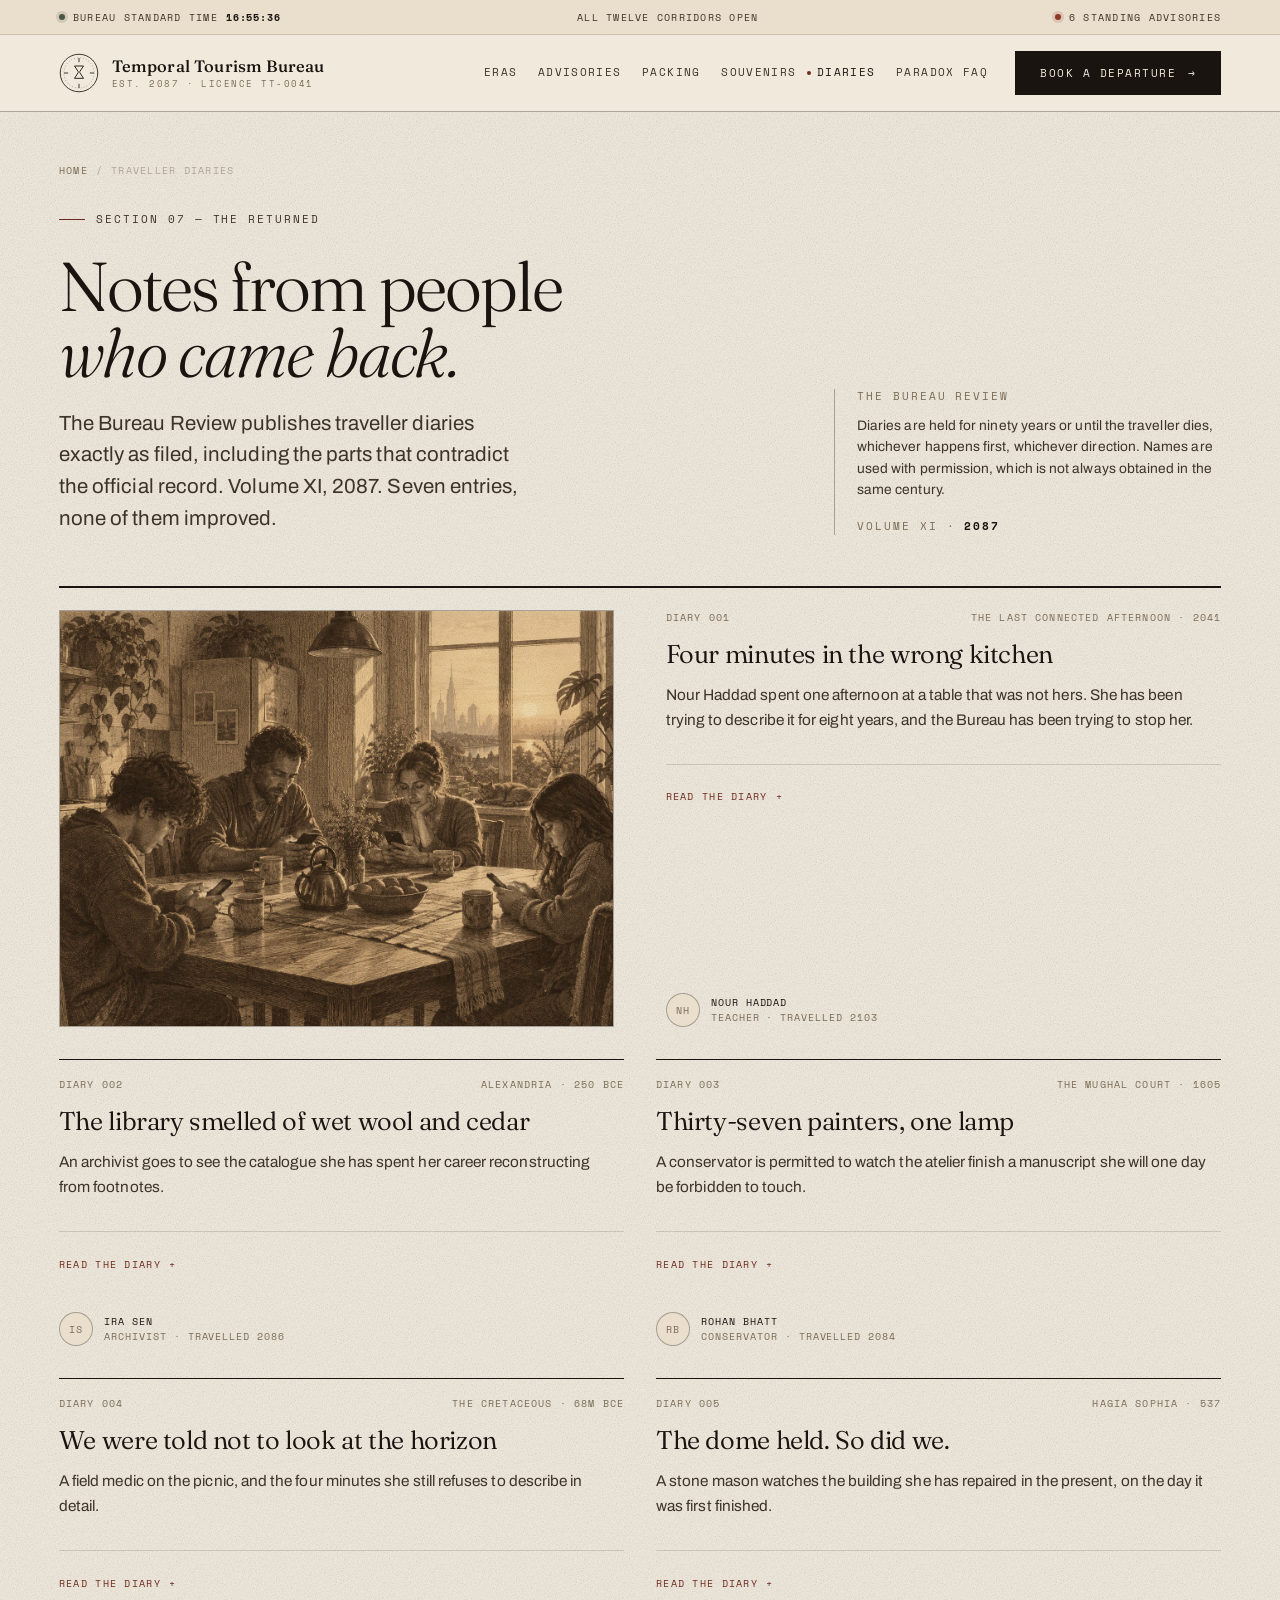
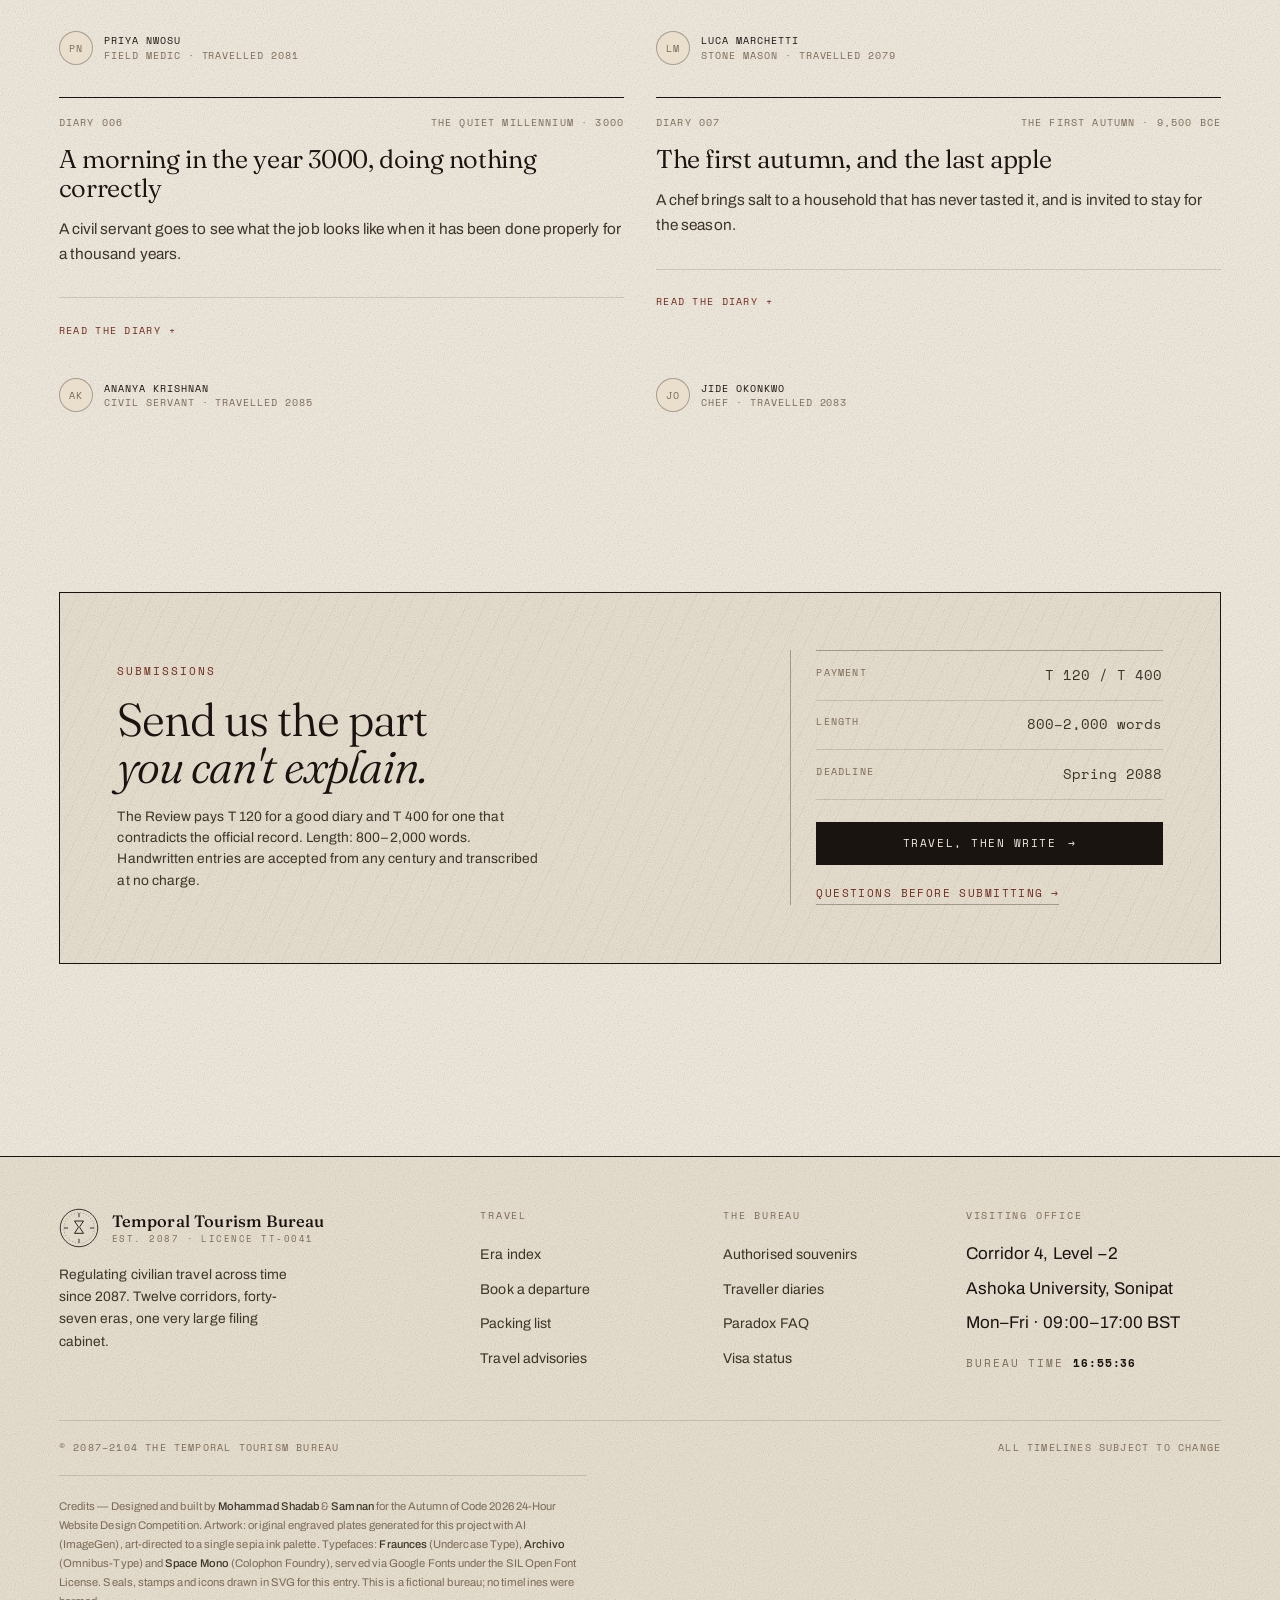
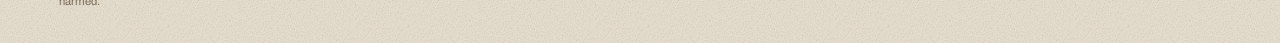
<file: diaries.html>
<!DOCTYPE html>
<html lang="en">
<head>
<meta charset="utf-8">
<meta name="viewport" content="width=device-width, initial-scale=1">
<title>Traveller Diaries — Temporal Tourism Bureau</title>
<meta name="description" content="The Returned, Volume XI: first-hand diaries from travellers to 2041, Alexandria, the Mughal court, the Cretaceous, Hagia Sophia, 3000 and the first autumn.">
<meta name="theme-color" content="#f2eadc">
<link rel="icon" href="data:image/svg+xml,%3Csvg xmlns='http://www.w3.org/2000/svg' viewBox='0 0 32 32'%3E%3Crect width='32' height='32' fill='%23f2eadc'/%3E%3Ccircle cx='16' cy='16' r='13' fill='none' stroke='%23191410'/%3E%3Cpath d='M11 9h10l-4 6 4 7H11l4-7z' fill='none' stroke='%23191410'/%3E%3C/svg%3E">
<link rel="preconnect" href="https://fonts.googleapis.com">
<link rel="preconnect" href="https://fonts.gstatic.com" crossorigin>
<link href="https://fonts.googleapis.com/css2?family=Archivo:ital,wght@0,300..700;1,400&family=Fraunces:ital,opsz,wght@0,9..144,300..700;1,9..144,300..700&family=Space+Mono:ital,wght@0,400;0,700;1,400&display=swap" rel="stylesheet">
<link rel="stylesheet" href="assets/css/style.css">
<script>document.documentElement.className += " js";</script>
</head>
<body>
<a class="skip" href="#main">Skip to content</a>

<div class="topbar">
  <div class="wrap topbar__in">
    <span class="topbar__item"><span class="dot" aria-hidden="true"></span> Bureau Standard Time <b data-clock>00:00:00</b></span>
    <span class="topbar__item topbar__mid">All twelve corridors open</span>
    <a class="topbar__item" href="advisories.html"><span class="dot dot--warn" aria-hidden="true"></span> 6 standing advisories</a>
  </div>
</div>

<header class="site-head">
  <div class="wrap site-head__in">
    <a class="brand" href="index.html" aria-label="Temporal Tourism Bureau — home">
      <svg class="brand__mark" viewBox="0 0 48 48" aria-hidden="true">
        <circle cx="24" cy="24" r="22.5" fill="none" stroke="currentColor"/>
        <g class="brand__ring"><circle cx="24" cy="24" r="18.2" fill="none" stroke="currentColor" stroke-width=".8" stroke-dasharray="1 2.6" opacity=".55"/></g>
        <path d="M24 6v5M24 37v5M6 24h5M37 24h5" stroke="currentColor"/>
        <path d="M18.6 15.6h10.8l-4.4 6.6a1.2 1.2 0 0 0 0 1.4l4.4 6.8H18.6l4.4-6.8a1.2 1.2 0 0 0 0-1.4z" fill="none" stroke="currentColor" stroke-width="1.1" stroke-linejoin="round"/>
      </svg>
      <span class="brand__text"><b>Temporal Tourism Bureau</b><em>Est. 2087 · Licence TT-0041</em></span>
    </a>
    <nav class="nav" id="nav" aria-label="Primary">
      <a href="destinations.html">Eras</a>
      <a href="advisories.html">Advisories</a>
      <a href="packing.html">Packing</a>
      <a href="souvenirs.html">Souvenirs</a>
      <a href="diaries.html" class="is-active" aria-current="page">Diaries</a>
      <a href="faq.html">Paradox FAQ</a>
      <a class="btn btn--solid nav__book" href="booking.html">Book a departure <span class="btn__arr">→</span></a>
    </nav>
    <button class="burger" data-burger aria-expanded="false" aria-controls="nav" aria-label="Open menu"><span></span><span></span><span></span></button>
  </div>
</header>

<main id="main">

  <section class="page-head">
    <div class="wrap">
      <nav class="breadcrumb" aria-label="Breadcrumb"><a href="index.html">Home</a><span>/</span><span aria-current="page">Traveller diaries</span></nav>
      <div class="page-head__row">
        <div>
          <p class="eyebrow">Section 07 — The returned</p>
          <h1 class="display display--sm">Notes from people<br><em>who came back.</em></h1>
          <p class="lede">The Bureau Review publishes traveller diaries exactly as filed, including the parts that contradict the official record. Volume XI, 2087. Seven entries, none of them improved.</p>
        </div>
        <div class="page-head__aside">
          <p class="label" style="margin-bottom:.7rem">The Bureau Review</p>
          <p class="small" style="margin:0">Diaries are held for ninety years or until the traveller dies, whichever happens first, whichever direction. Names are used with permission, which is not always obtained in the same century.</p>
          <p class="label" style="margin-top:1.2rem">Volume XI · <b style="color:var(--ink)">2087</b></p>
        </div>
      </div>
    </div>
  </section>

  <section class="section section--flush">
    <div class="wrap">
      <div class="dispatches">

        <article class="dispatch dispatch--feature" data-reveal>
          <div class="dispatch__media">
            <img src="assets/img/era-quiet.jpg" alt="A family at a kitchen table in the late afternoon, each person occupied by a phone, the table set for tea." loading="lazy">
          </div>
          <div class="dispatch__copy">
            <div class="dispatch__meta"><span>Diary 001</span><span>The Last Connected Afternoon · 2041</span></div>
            <h3>Four minutes in the wrong kitchen</h3>
            <p class="dispatch__standfirst">Nour Haddad spent one afternoon at a table that was not hers. She has been trying to describe it for eight years, and the Bureau has been trying to stop her.</p>
            <details>
              <summary>Read the diary</summary>
              <div class="dispatch__full">
                <p>We arrived at 15:40 and the table was already laid. Four cups, one teapot, a bowl of pears that nobody touched. The guide told me the booking was under my family's name, which is not my name, and that I should sit down and not introduce myself. I have never been so visible while saying nothing.</p>
                <p>One of them looked up once, at the window. That was the whole event. I have spent eight years trying to explain why it undid me: four people in a kitchen, all of them somewhere else, and the afternoon holding them anyway.</p>
                <p>At 17:20 the networks came back and the room filled with sound. The guide put a hand on my shoulder. We left before anyone could ask who I was. I have not looked at my phone at dinner since. I am writing this eight years later and it is still true.</p>
              </div>
            </details>
            <div class="dispatch__by"><span class="monogram">NH</span><span><b>Nour Haddad</b>Teacher · travelled 2103</span></div>
          </div>
        </article>

        <article class="dispatch" data-reveal>
          <div class="dispatch__meta"><span>Diary 002</span><span>Alexandria · 250 BCE</span></div>
          <h3>The library smelled of wet wool and cedar</h3>
          <p class="dispatch__standfirst">An archivist goes to see the catalogue she has spent her career reconstructing from footnotes.</p>
          <details>
            <summary>Read the diary</summary>
            <div class="dispatch__full">
              <p>I expected marble and got a working building: wet wool, cedar oil, and the particular impatience of people carrying too many scrolls. Nobody whispered. The librarian made me wait while she finished an argument about a comma, then asked what I had brought.</p>
              <p>I had brought blank papyrus, as instructed. She looked at it for a long time and said, "A gift with no opinion in it. Good." I was allowed to stand in the catalogue room for eleven minutes and not read anything, which was the hardest instruction I have ever followed.</p>
            </div>
          </details>
          <div class="dispatch__by"><span class="monogram">IS</span><span><b>Ira Sen</b>Archivist · travelled 2086</span></div>
        </article>

        <article class="dispatch" data-reveal>
          <div class="dispatch__meta"><span>Diary 003</span><span>The Mughal Court · 1605</span></div>
          <h3>Thirty-seven painters, one lamp</h3>
          <p class="dispatch__standfirst">A conservator is permitted to watch the atelier finish a manuscript she will one day be forbidden to touch.</p>
          <details>
            <summary>Read the diary</summary>
            <div class="dispatch__full">
              <p>They worked in shifts around a single north-facing lamp, and the room was quieter than any museum I have worked in. One painter held a page by its corner for an hour so the gold could dry without a mark. Nobody spoke to him. Nobody needed to.</p>
              <p>I was told not to give an opinion and gave one anyway, about a border. The head painter considered it, thanked me, and did the opposite. I have never been more relieved to be overruled.</p>
            </div>
          </details>
          <div class="dispatch__by"><span class="monogram">RB</span><span><b>Rohan Bhatt</b>Conservator · travelled 2084</span></div>
        </article>

        <article class="dispatch" data-reveal>
          <div class="dispatch__meta"><span>Diary 004</span><span>The Cretaceous · 68M BCE</span></div>
          <h3>We were told not to look at the horizon</h3>
          <p class="dispatch__standfirst">A field medic on the picnic, and the four minutes she still refuses to describe in detail.</p>
          <details>
            <summary>Read the diary</summary>
            <div class="dispatch__full">
              <p>The air was so rich it felt like a second language. We ate under the screen and I counted birds that were not birds. The guide kept saying "walk, do not run", which sounded like a joke until the second hour.</p>
              <p>Something large crossed the river at a distance and everyone stopped chewing. I looked at the table, not the horizon, as instructed. The table was shaking. So was I. We left on the whistle and nobody needed to be told twice.</p>
            </div>
          </details>
          <div class="dispatch__by"><span class="monogram">PN</span><span><b>Priya Nwosu</b>Field medic · travelled 2081</span></div>
        </article>

        <article class="dispatch" data-reveal>
          <div class="dispatch__meta"><span>Diary 005</span><span>Hagia Sophia · 537</span></div>
          <h3>The dome held. So did we.</h3>
          <p class="dispatch__standfirst">A stone mason watches the building she has repaired in the present, on the day it was first finished.</p>
          <details>
            <summary>Read the diary</summary>
            <div class="dispatch__full">
              <p>I have spent nine years replacing stones in that dome. Standing under it in 537, with the scaffolding still up and the emperor still deciding whether to look pleased, I understood that I had been working on a rumour. The building was much louder than the rumour.</p>
              <p>We were told not to speak during the liturgy, and I did not, but I cried in a way that felt structural. The verger gave me a piece of bread afterwards and asked no questions. I have kept the crumbs in a tin. Do not tell customs.</p>
            </div>
          </details>
          <div class="dispatch__by"><span class="monogram">LM</span><span><b>Luca Marchetti</b>Stone mason · travelled 2079</span></div>
        </article>

        <article class="dispatch" data-reveal>
          <div class="dispatch__meta"><span>Diary 006</span><span>The Quiet Millennium · 3000</span></div>
          <h3>A morning in the year 3000, doing nothing correctly</h3>
          <p class="dispatch__standfirst">A civil servant goes to see what the job looks like when it has been done properly for a thousand years.</p>
          <details>
            <summary>Read the diary</summary>
            <div class="dispatch__full">
              <p>Nobody hurried. That was the first thing, and it took me three days to stop noticing it. The canals are clear because they are cleaned, not because someone wrote a policy about cleaning them. The buildings breathe. The forms are two pages.</p>
              <p>I asked a clerk what happens when something goes wrong. She thought about it and said, "It is noticed early." I have written that on a card above my desk in 2087. It has not made my department any faster, but it has made me calmer about it.</p>
            </div>
          </details>
          <div class="dispatch__by"><span class="monogram">AK</span><span><b>Ananya Krishnan</b>Civil servant · travelled 2085</span></div>
        </article>

        <article class="dispatch" data-reveal>
          <div class="dispatch__meta"><span>Diary 007</span><span>The First Autumn · 9,500 BCE</span></div>
          <h3>The first autumn, and the last apple</h3>
          <p class="dispatch__standfirst">A chef brings salt to a household that has never tasted it, and is invited to stay for the season.</p>
          <details>
            <summary>Read the diary</summary>
            <div class="dispatch__full">
              <p>I brought salt because it was traditional and because a chef likes to arrive with something. They tasted it, looked at each other, and then looked at me in a way I have only seen in kitchens: the look of people recalculating a menu.</p>
              <p>The last apple of the season was split four ways. I was given a quarter and told to eat it slowly. It was the best thing I have ever eaten and I have run a restaurant for nineteen years. I did not bring anything back, because the rules are clear and the valley is not a pantry.</p>
            </div>
          </details>
          <div class="dispatch__by"><span class="monogram">JO</span><span><b>Jide Okonkwo</b>Chef · travelled 2083</span></div>
        </article>

      </div>
    </div>
  </section>

  <section class="section">
    <div class="wrap">
      <div class="cta-band" data-reveal>
        <div>
          <p class="label label--ox" style="margin-bottom:1rem">Submissions</p>
          <h2>Send us the part<br><em>you can't explain.</em></h2>
          <p class="small" style="max-width:54ch">The Review pays T 120 for a good diary and T 400 for one that contradicts the official record. Length: 800–2,000 words. Handwritten entries are accepted from any century and transcribed at no charge.</p>
        </div>
        <div class="cta-band__aside">
          <ul class="deflist" style="border-top-color:var(--rule)">
            <li class="deflist__row" style="grid-template-columns:1fr auto"><dt style="padding:0">Payment</dt><dd class="mono small">T 120 / T 400</dd></li>
            <li class="deflist__row" style="grid-template-columns:1fr auto"><dt style="padding:0">Length</dt><dd class="mono small">800–2,000 words</dd></li>
            <li class="deflist__row" style="grid-template-columns:1fr auto"><dt style="padding:0">Deadline</dt><dd class="mono small">Spring 2088</dd></li>
          </ul>
          <a class="btn btn--solid btn--block" href="booking.html" style="margin-top:1.4rem">Travel, then write <span class="btn__arr">→</span></a>
          <a class="link" href="faq.html" style="margin-top:1.2rem;justify-self:start">Questions before submitting <span aria-hidden="true">→</span></a>
        </div>
      </div>
    </div>
  </section>

</main>

<footer class="site-foot">
  <div class="wrap">
    <div class="site-foot__grid">
      <div class="site-foot__brand">
        <a class="brand" href="index.html" aria-label="Temporal Tourism Bureau — home">
          <svg class="brand__mark" viewBox="0 0 48 48" aria-hidden="true">
            <circle cx="24" cy="24" r="22.5" fill="none" stroke="currentColor"/>
            <circle cx="24" cy="24" r="18.2" fill="none" stroke="currentColor" stroke-width=".8" stroke-dasharray="1 2.6" opacity=".55"/>
            <path d="M24 6v5M24 37v5M6 24h5M37 24h5" stroke="currentColor"/>
            <path d="M18.6 15.6h10.8l-4.4 6.6a1.2 1.2 0 0 0 0 1.4l4.4 6.8H18.6l4.4-6.8a1.2 1.2 0 0 0 0-1.4z" fill="none" stroke="currentColor" stroke-width="1.1" stroke-linejoin="round"/>
          </svg>
          <span class="brand__text"><b>Temporal Tourism Bureau</b><em>Est. 2087 · Licence TT-0041</em></span>
        </a>
        <p>Regulating civilian travel across time since 2087. Twelve corridors, forty-seven eras, one very large filing cabinet.</p>
      </div>
      <div>
        <h4>Travel</h4>
        <ul>
          <li><a href="destinations.html">Era index</a></li>
          <li><a href="booking.html">Book a departure</a></li>
          <li><a href="packing.html">Packing list</a></li>
          <li><a href="advisories.html">Travel advisories</a></li>
        </ul>
      </div>
      <div>
        <h4>The Bureau</h4>
        <ul>
          <li><a href="souvenirs.html">Authorised souvenirs</a></li>
          <li><a href="diaries.html">Traveller diaries</a></li>
          <li><a href="faq.html">Paradox FAQ</a></li>
          <li><a href="booking.html">Visa status</a></li>
        </ul>
      </div>
      <div>
        <h4>Visiting office</h4>
        <ul>
          <li>Corridor 4, Level −2</li>
          <li>Ashoka University, Sonipat</li>
          <li>Mon–Fri · 09:00–17:00 BST</li>
        </ul>
        <p class="label" style="margin-top:1.2rem">Bureau time <b data-clock style="color:var(--ink);letter-spacing:.08em">00:00:00</b></p>
      </div>
    </div>
    <div class="site-foot__bar">
      <span>© 2087–2104 The Temporal Tourism Bureau</span>
      <span>All timelines subject to change</span>
    </div>
    <p class="credits">Credits — Designed and built by <b>Mohammad Shadab</b> &amp; <b>Samnan</b> for the Autumn of Code 2026 24-Hour Website Design Competition. Artwork: original engraved plates generated for this project with AI (ImageGen), art-directed to a single sepia ink palette. Typefaces: <b>Fraunces</b> (Undercase Type), <b>Archivo</b> (Omnibus-Type) and <b>Space Mono</b> (Colophon Foundry), served via Google Fonts under the SIL Open Font License. Seals, stamps and icons drawn in SVG for this entry. This is a fictional bureau; no timelines were harmed.</p>
  </div>
</footer>

<script src="assets/js/data.js"></script>
<script src="assets/js/main.js"></script>
</body>
</html>
</file>
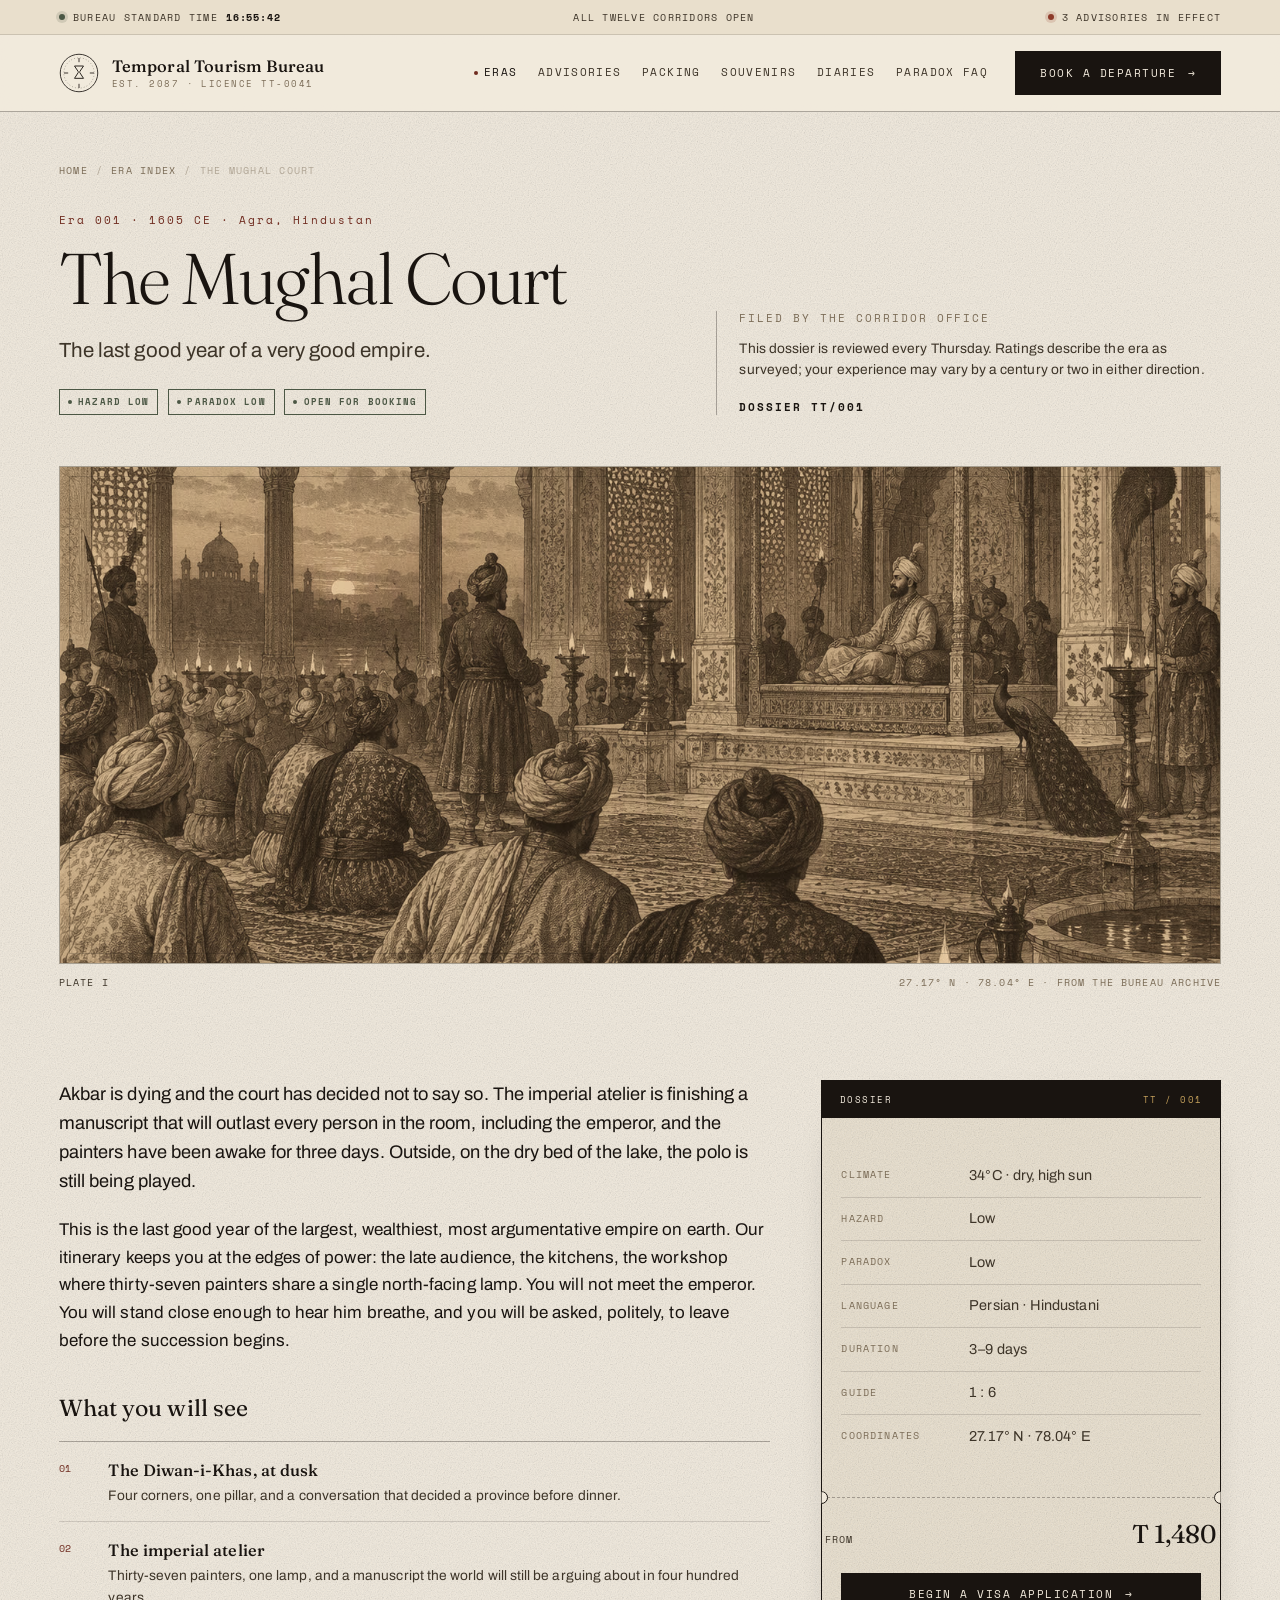
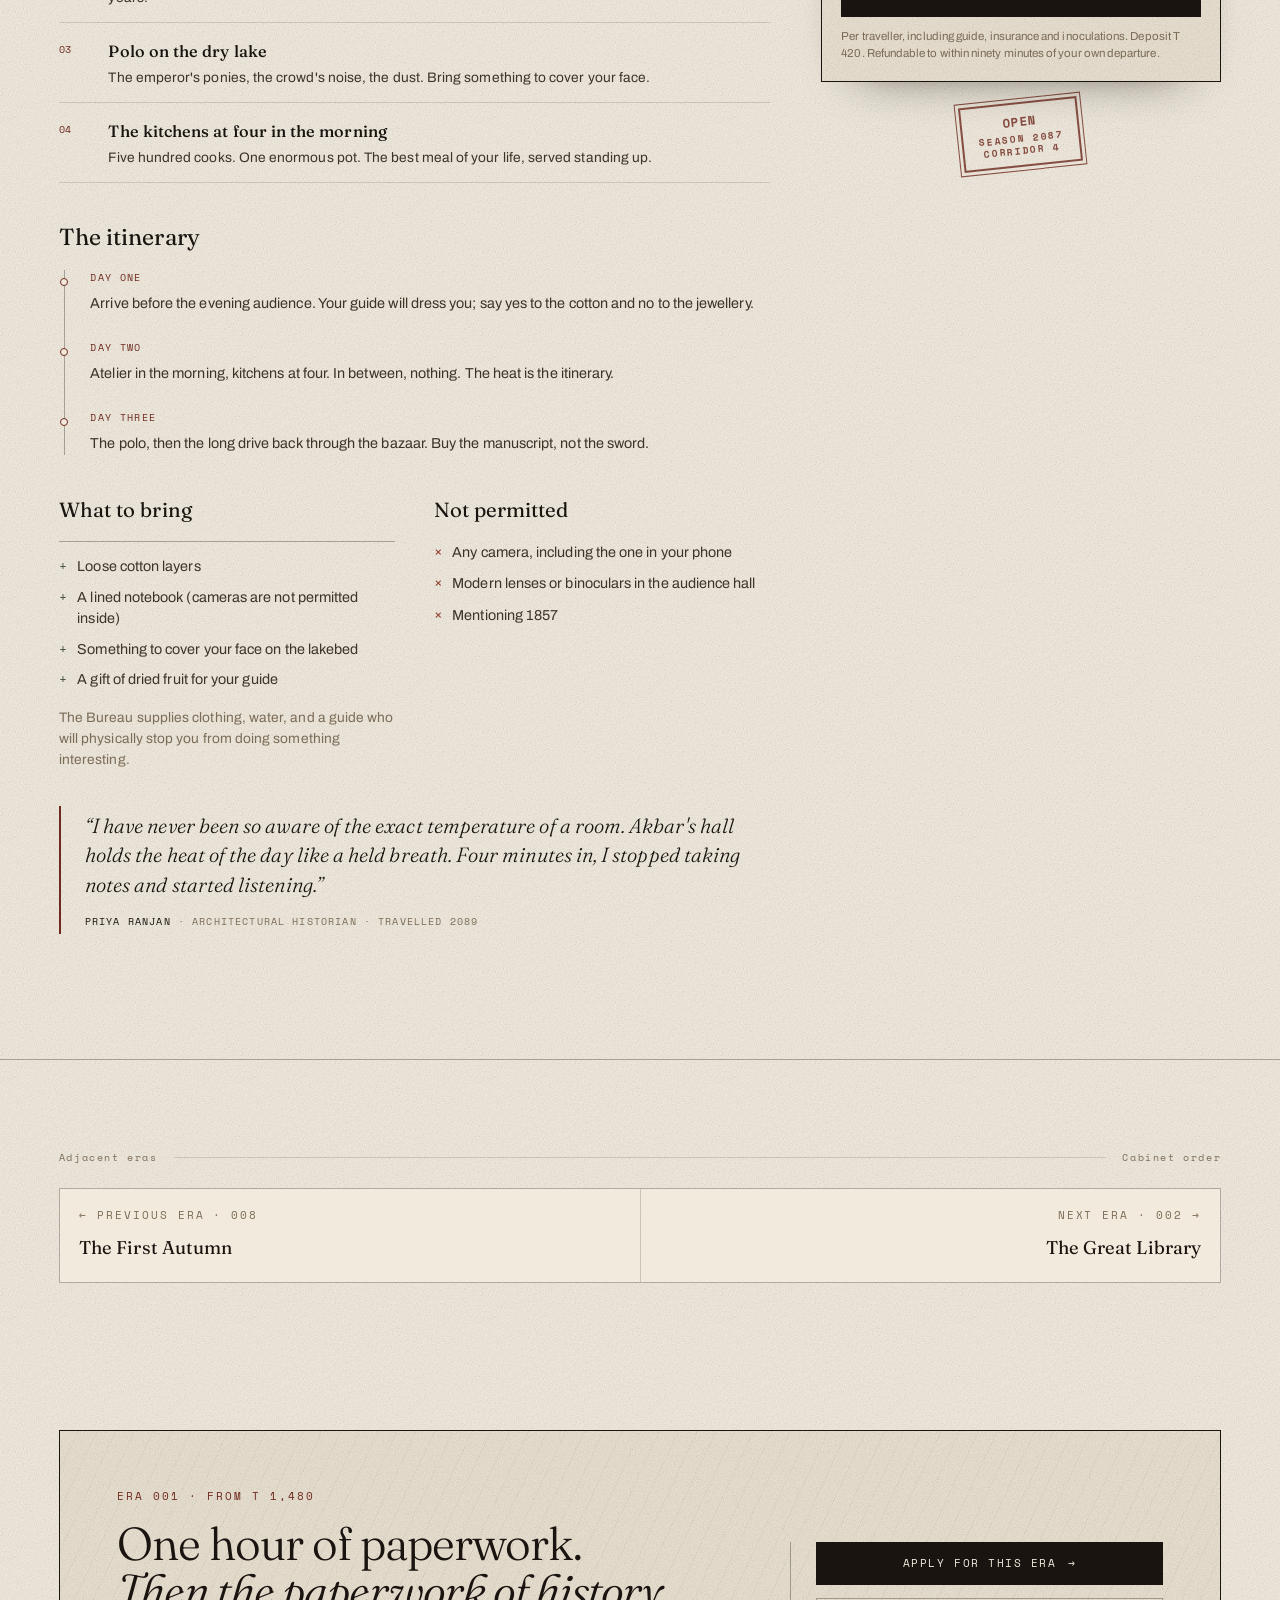
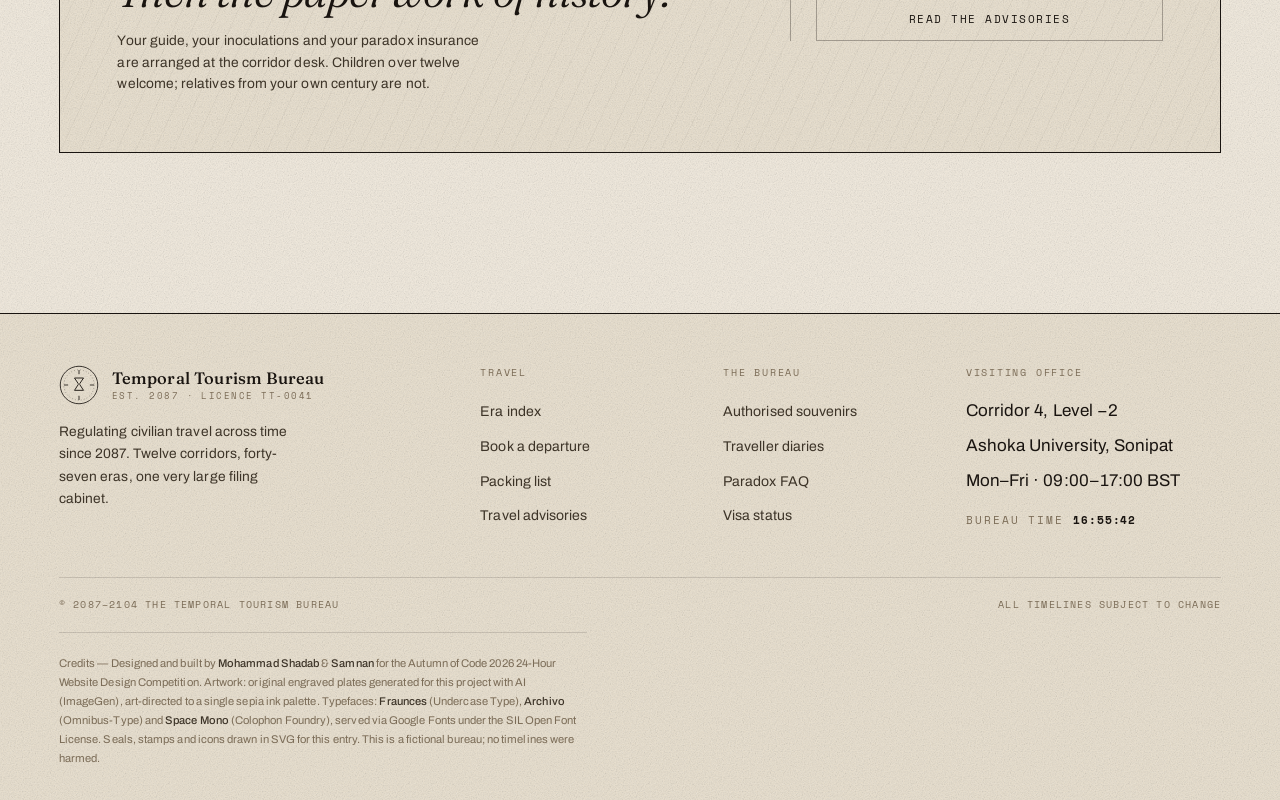
<file: era.html>
<!DOCTYPE html>
<html lang="en">
<head>
<meta charset="utf-8">
<meta name="viewport" content="width=device-width, initial-scale=1">
<title>The Mughal Court — Temporal Tourism Bureau</title>
<meta name="description" content="Era dossier 001. Agra, 1605. Climate, hazard rating, itinerary, packing notes and booking for the Mughal court.">
<meta name="theme-color" content="#f2eadc">
<link rel="icon" href="data:image/svg+xml,%3Csvg xmlns='http://www.w3.org/2000/svg' viewBox='0 0 32 32'%3E%3Crect width='32' height='32' fill='%23f2eadc'/%3E%3Ccircle cx='16' cy='16' r='13' fill='none' stroke='%23191410'/%3E%3Cpath d='M11 9h10l-4 6 4 7H11l4-7z' fill='none' stroke='%23191410'/%3E%3C/svg%3E">
<link rel="preconnect" href="https://fonts.googleapis.com">
<link rel="preconnect" href="https://fonts.gstatic.com" crossorigin>
<link href="https://fonts.googleapis.com/css2?family=Archivo:ital,wght@0,300..700;1,400&family=Fraunces:ital,opsz,wght@0,9..144,300..700;1,9..144,300..700&family=Space+Mono:ital,wght@0,400;0,700;1,400&display=swap" rel="stylesheet">
<link rel="stylesheet" href="assets/css/style.css">
<script>document.documentElement.className += " js";</script>
</head>
<body>
<a class="skip" href="#main">Skip to content</a>

<div class="topbar">
  <div class="wrap topbar__in">
    <span class="topbar__item"><span class="dot" aria-hidden="true"></span> Bureau Standard Time <b data-clock>00:00:00</b></span>
    <span class="topbar__item topbar__mid">All twelve corridors open</span>
    <a class="topbar__item" href="advisories.html"><span class="dot dot--warn" aria-hidden="true"></span> 3 advisories in effect</a>
  </div>
</div>

<header class="site-head">
  <div class="wrap site-head__in">
    <a class="brand" href="index.html" aria-label="Temporal Tourism Bureau — home">
      <svg class="brand__mark" viewBox="0 0 48 48" aria-hidden="true">
        <circle cx="24" cy="24" r="22.5" fill="none" stroke="currentColor"/>
        <g class="brand__ring"><circle cx="24" cy="24" r="18.2" fill="none" stroke="currentColor" stroke-width=".8" stroke-dasharray="1 2.6" opacity=".55"/></g>
        <path d="M24 6v5M24 37v5M6 24h5M37 24h5" stroke="currentColor"/>
        <path d="M18.6 15.6h10.8l-4.4 6.6a1.2 1.2 0 0 0 0 1.4l4.4 6.8H18.6l4.4-6.8a1.2 1.2 0 0 0 0-1.4z" fill="none" stroke="currentColor" stroke-width="1.1" stroke-linejoin="round"/>
      </svg>
      <span class="brand__text"><b>Temporal Tourism Bureau</b><em>Est. 2087 · Licence TT-0041</em></span>
    </a>
    <nav class="nav" id="nav" aria-label="Primary">
      <a href="destinations.html" class="is-active">Eras</a>
      <a href="advisories.html">Advisories</a>
      <a href="packing.html">Packing</a>
      <a href="souvenirs.html">Souvenirs</a>
      <a href="diaries.html">Diaries</a>
      <a href="faq.html">Paradox FAQ</a>
      <a class="btn btn--solid nav__book" href="booking.html">Book a departure <span class="btn__arr">→</span></a>
    </nav>
    <button class="burger" data-burger aria-expanded="false" aria-controls="nav" aria-label="Open menu"><span></span><span></span><span></span></button>
  </div>
</header>

<main id="main">

  <section class="page-head">
    <div class="wrap">
      <nav class="breadcrumb" aria-label="Breadcrumb"><a href="index.html">Home</a><span>/</span><a href="destinations.html">Era index</a><span>/</span><span aria-current="page" data-e="crumb">The Mughal Court</span></nav>
      <div class="dossier-head">
        <div>
          <span class="dossier-year" data-e="yearline">Era 001 · 1605 CE · Agra, Hindustan</span>
          <h1 data-e="name">The Mughal Court</h1>
          <p class="lede" data-e="tagline">The last good year of a very good empire.</p>
          <div class="dossier-meta-row">
            <span class="badge badge--low" data-e="hazardBadge">Hazard low</span>
            <span class="badge badge--moderate" data-e="paradoxBadge">Paradox moderate</span>
            <span class="badge badge--open" data-e="status">Open for booking</span>
          </div>
        </div>
        <div class="page-head__aside">
          <p class="label" style="margin-bottom:.7rem">Filed by the corridor office</p>
          <p class="small" style="margin:0">This dossier is reviewed every Thursday. Ratings describe the era as surveyed; your experience may vary by a century or two in either direction.</p>
          <p class="label" style="margin-top:1.2rem"><b style="color:var(--ink)" data-e="dossierRef">Dossier TT/001</b></p>
        </div>
      </div>
    </div>
  </section>

  <section class="section section--flush">
    <div class="wrap">
      <figure class="plate dossier-hero-plate" data-reveal>
        <div class="plate__img">
          <img src="assets/img/era-mughal.jpg" alt="Engraving of a Mughal audience hall at dusk, courtiers seated before a canopied imperial platform." data-e="img" width="1500" height="1000">
        </div>
        <figcaption class="plate__cap"><b data-e="plate">Plate I</b><span data-e="coordLine">27.17° N · 78.04° E · From the Bureau archive</span></figcaption>
      </figure>
    </div>
  </section>

  <section class="section section--flush">
    <div class="wrap">
      <div class="dossier-grid">

        <div class="dossier-body" data-reveal>
          <div data-e="overview">
            <h2 class="sr">Overview</h2>
            <p class="lead-p">Akbar is dying and the court has decided not to say so. The imperial atelier is finishing a manuscript that will outlast every person in the room, including the emperor, and the painters have been awake for three days. Outside, on the dry bed of the lake, the polo is still being played.</p>
            <p>This is the last good year of the largest, wealthiest, most argumentative empire on earth. Our itinerary keeps you at the edges of power: the late audience, the kitchens, the workshop where thirty-seven painters share a single north-facing lamp. You will not meet the emperor. You will stand close enough to hear him breathe, and you will be asked, politely, to leave before the succession begins.</p>
          </div>

          <h2>What you will see</h2>
          <ul class="sights" data-e="sights"></ul>

          <h2>The itinerary</h2>
          <div class="itinerary" data-e="itinerary"></div>

          <div class="dossier-sub">
            <div>
              <h2>What to bring</h2>
              <ul class="bringlist" data-e="bring"></ul>
              <p class="small muted" style="margin-top:1rem">The Bureau supplies clothing, water, and a guide who will physically stop you from doing something interesting.</p>
            </div>
            <div>
              <h2>Not permitted</h2>
              <ul class="notpermitted" data-e="notPermitted"></ul>
            </div>
          </div>

          <figure class="field-note" data-e="note">
            <p data-e="noteText">“I have never been so aware of the exact temperature of a room. Akbar's hall holds the heat of the day like a held breath. Four minutes in, I stopped taking notes and started listening.”</p>
            <footer><b data-e="noteAuthor">Priya Ranjan</b> · <span data-e="noteRole">Architectural historian · travelled 2089</span></footer>
          </figure>
        </div>

        <aside class="dossier-aside">
          <div class="pass">
            <div class="pass__head"><span>Dossier</span><b data-e="passRef">TT / 001</b></div>
            <div class="pass__body">
              <dl class="deflist" style="border-top:0">
                <div class="deflist__row" style="grid-template-columns:6.5rem 1fr;padding:.6rem 0"><dt>Climate</dt><dd data-e="climate">34°C · dry, high sun</dd></div>
                <div class="deflist__row" style="grid-template-columns:6.5rem 1fr;padding:.6rem 0"><dt>Hazard</dt><dd data-e="hazard">Low</dd></div>
                <div class="deflist__row" style="grid-template-columns:6.5rem 1fr;padding:.6rem 0"><dt>Paradox</dt><dd data-e="paradox">Low</dd></div>
                <div class="deflist__row" style="grid-template-columns:6.5rem 1fr;padding:.6rem 0"><dt>Language</dt><dd data-e="language">Persian · Hindustani</dd></div>
                <div class="deflist__row" style="grid-template-columns:6.5rem 1fr;padding:.6rem 0"><dt>Duration</dt><dd data-e="duration">3–9 days</dd></div>
                <div class="deflist__row" style="grid-template-columns:6.5rem 1fr;padding:.6rem 0"><dt>Guide</dt><dd data-e="guide">1 : 6</dd></div>
                <div class="deflist__row" style="grid-template-columns:6.5rem 1fr;padding:.6rem 0;border-bottom:0"><dt>Coordinates</dt><dd data-e="coords">27.17° N · 78.04° E</dd></div>
              </dl>
            </div>
            <div class="pass__perf"></div>
            <div class="pass__total"><span>From</span><b data-e="price">T 1,480</b></div>
            <div class="pass__foot">
              <a class="btn btn--solid btn--block" href="booking.html?era=mughal" data-e="bookLink">Begin a visa application <span class="btn__arr">→</span></a>
              <p class="pass__note">Per traveller, including guide, insurance and inoculations. Deposit T 420. Refundable to within ninety minutes of your own departure.</p>
            </div>
          </div>

          <div class="inline-stamp-row" style="justify-content:center">
            <div class="stamp"><b>Open</b>Season 2087<br>Corridor 4</div>
          </div>
        </aside>

      </div>
    </div>
  </section>

  <section class="section rule-top">
    <div class="wrap">
      <div class="sec-head__meta" style="margin-bottom:1.4rem">
        <span class="sec-head__no">Adjacent eras</span>
        <span class="sec-head__line"></span>
        <span class="sec-head__no">Cabinet order</span>
      </div>
      <div class="adjacent" data-e="adjacent"></div>
    </div>
  </section>

  <section class="section section--tight">
    <div class="wrap">
      <div class="cta-band" data-reveal>
        <div>
          <p class="label label--ox" style="margin-bottom:1rem" data-e="ctaLabel">Era 001 · from T 1,480</p>
          <h2>One hour of paperwork.<br><em>Then the paperwork of history.</em></h2>
          <p class="small" style="max-width:48ch">Your guide, your inoculations and your paradox insurance are arranged at the corridor desk. Children over twelve welcome; relatives from your own century are not.</p>
        </div>
        <div class="cta-band__aside">
          <a class="btn btn--solid btn--block" href="booking.html?era=mughal" data-e="bookLink2" style="margin-bottom:0.8rem">Apply for this era <span class="btn__arr">→</span></a>
          <a class="btn btn--ghost btn--block" href="advisories.html">Read the advisories</a>
        </div>
      </div>
    </div>
  </section>

</main>

<footer class="site-foot">
  <div class="wrap">
    <div class="site-foot__grid">
      <div class="site-foot__brand">
        <a class="brand" href="index.html" aria-label="Temporal Tourism Bureau — home">
          <svg class="brand__mark" viewBox="0 0 48 48" aria-hidden="true">
            <circle cx="24" cy="24" r="22.5" fill="none" stroke="currentColor"/>
            <circle cx="24" cy="24" r="18.2" fill="none" stroke="currentColor" stroke-width=".8" stroke-dasharray="1 2.6" opacity=".55"/>
            <path d="M24 6v5M24 37v5M6 24h5M37 24h5" stroke="currentColor"/>
            <path d="M18.6 15.6h10.8l-4.4 6.6a1.2 1.2 0 0 0 0 1.4l4.4 6.8H18.6l4.4-6.8a1.2 1.2 0 0 0 0-1.4z" fill="none" stroke="currentColor" stroke-width="1.1" stroke-linejoin="round"/>
          </svg>
          <span class="brand__text"><b>Temporal Tourism Bureau</b><em>Est. 2087 · Licence TT-0041</em></span>
        </a>
        <p>Regulating civilian travel across time since 2087. Twelve corridors, forty-seven eras, one very large filing cabinet.</p>
      </div>
      <div>
        <h4>Travel</h4>
        <ul>
          <li><a href="destinations.html">Era index</a></li>
          <li><a href="booking.html">Book a departure</a></li>
          <li><a href="packing.html">Packing list</a></li>
          <li><a href="advisories.html">Travel advisories</a></li>
        </ul>
      </div>
      <div>
        <h4>The Bureau</h4>
        <ul>
          <li><a href="souvenirs.html">Authorised souvenirs</a></li>
          <li><a href="diaries.html">Traveller diaries</a></li>
          <li><a href="faq.html">Paradox FAQ</a></li>
          <li><a href="booking.html">Visa status</a></li>
        </ul>
      </div>
      <div>
        <h4>Visiting office</h4>
        <ul>
          <li>Corridor 4, Level −2</li>
          <li>Ashoka University, Sonipat</li>
          <li>Mon–Fri · 09:00–17:00 BST</li>
        </ul>
        <p class="label" style="margin-top:1.2rem">Bureau time <b data-clock style="color:var(--ink);letter-spacing:.08em">00:00:00</b></p>
      </div>
    </div>
    <div class="site-foot__bar">
      <span>© 2087–2104 The Temporal Tourism Bureau</span>
      <span>All timelines subject to change</span>
    </div>
    <p class="credits">Credits — Designed and built by <b>Mohammad Shadab</b> &amp; <b>Samnan</b> for the Autumn of Code 2026 24-Hour Website Design Competition. Artwork: original engraved plates generated for this project with AI (ImageGen), art-directed to a single sepia ink palette. Typefaces: <b>Fraunces</b> (Undercase Type), <b>Archivo</b> (Omnibus-Type) and <b>Space Mono</b> (Colophon Foundry), served via Google Fonts under the SIL Open Font License. Seals, stamps and icons drawn in SVG for this entry. This is a fictional bureau; no timelines were harmed.</p>
  </div>
</footer>

<script src="assets/js/data.js"></script>
<script src="assets/js/main.js"></script>
<script src="assets/js/era.js"></script>
</body>
</html>
</file>
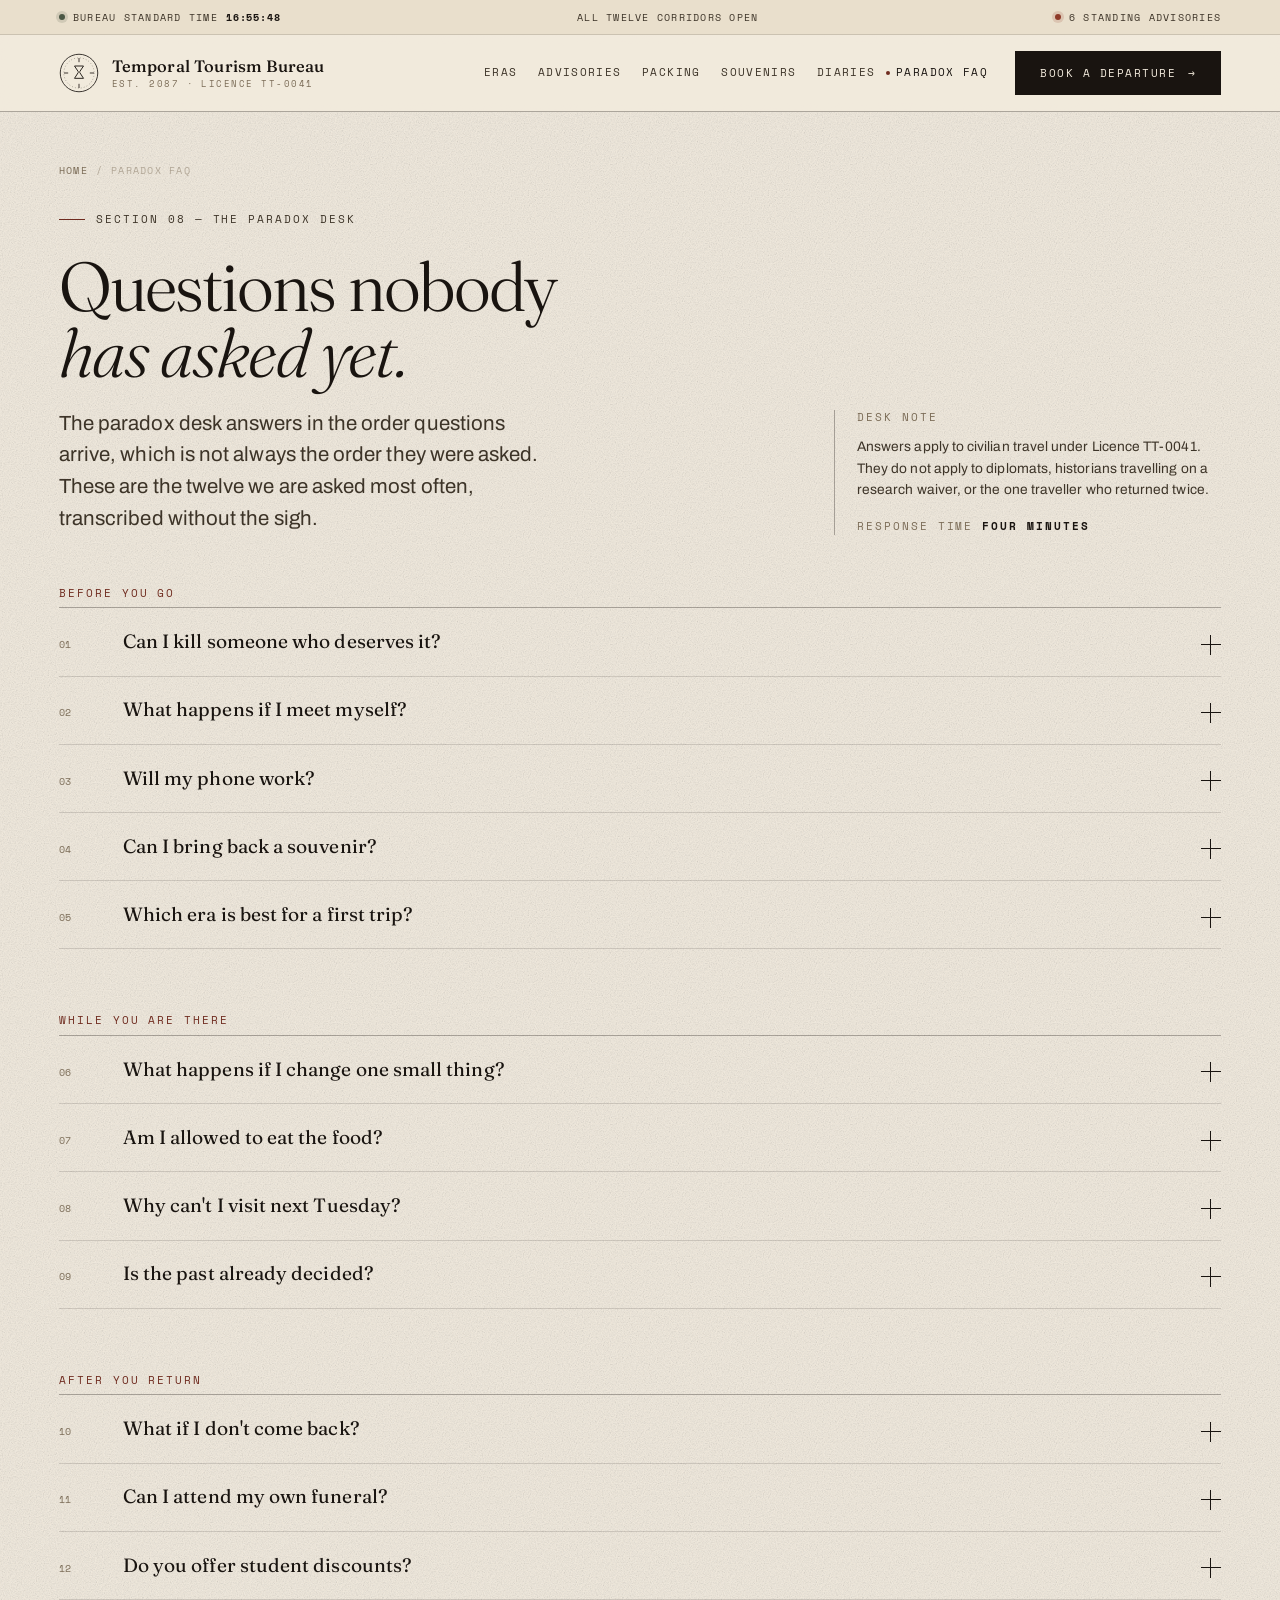
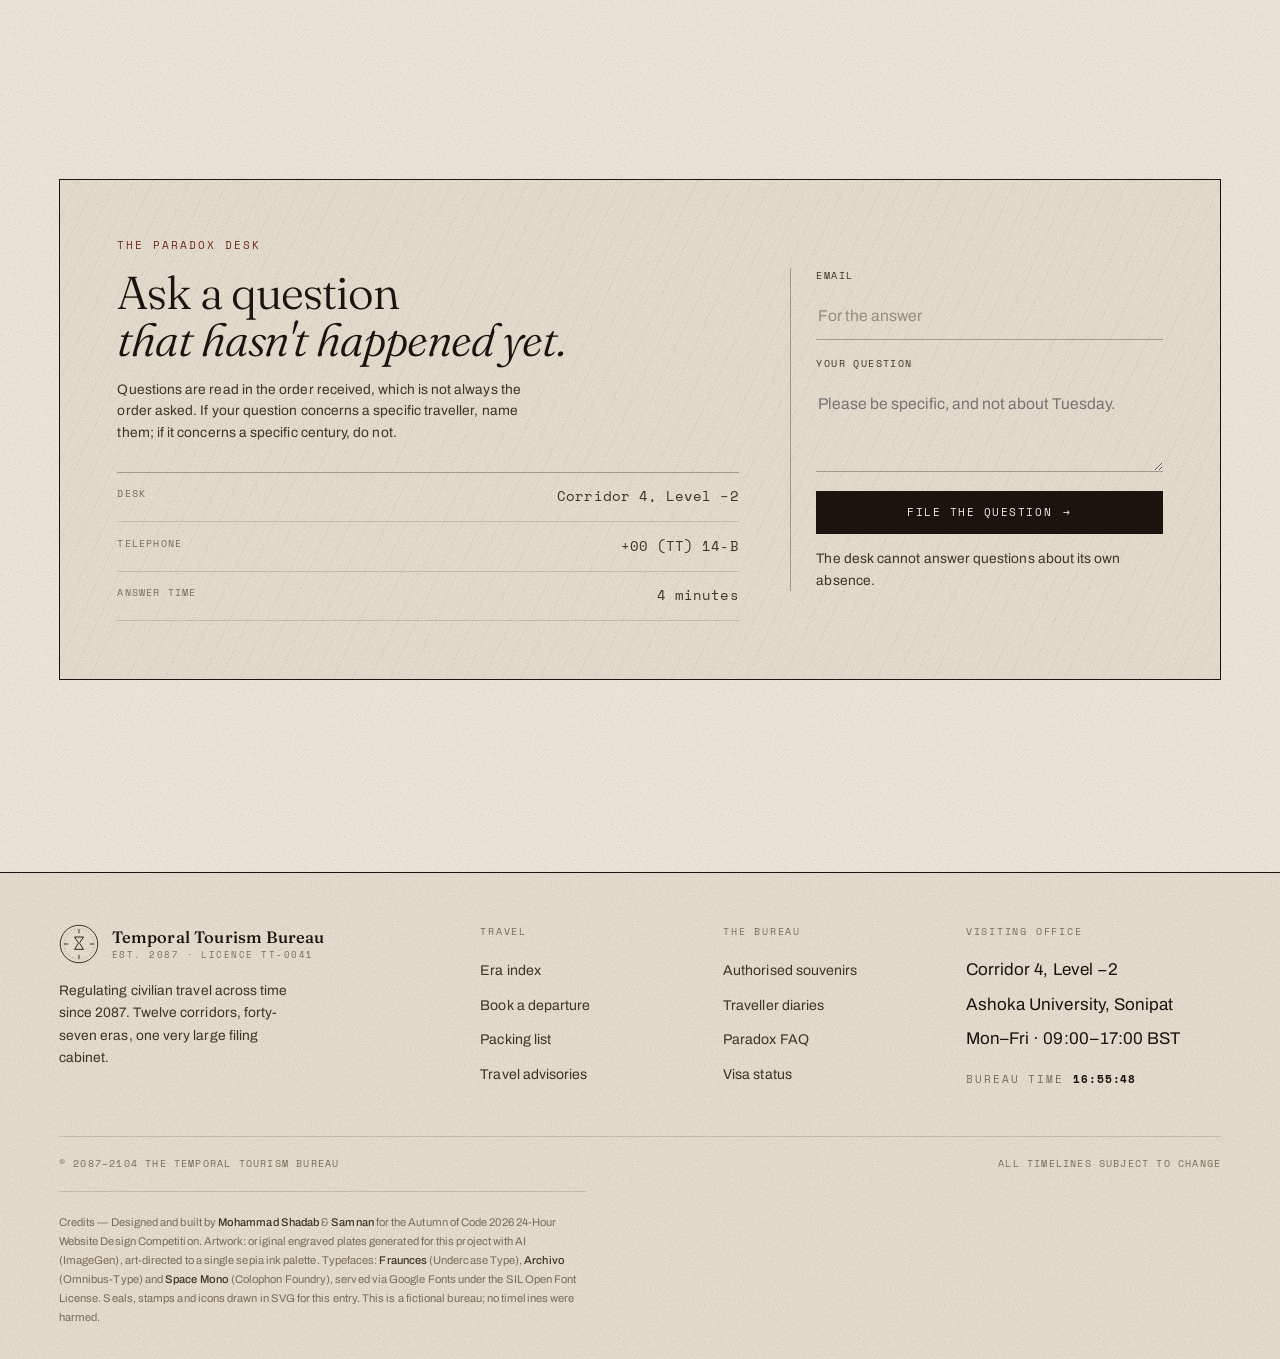
<file: faq.html>
<!DOCTYPE html>
<html lang="en">
<head>
<meta charset="utf-8">
<meta name="viewport" content="width=device-width, initial-scale=1">
<title>Paradox FAQ — Temporal Tourism Bureau</title>
<meta name="description" content="Answers from the paradox desk: self-encounters, small changes, souvenirs, next Tuesday, and what happens if you do not come back.">
<meta name="theme-color" content="#f2eadc">
<link rel="icon" href="data:image/svg+xml,%3Csvg xmlns='http://www.w3.org/2000/svg' viewBox='0 0 32 32'%3E%3Crect width='32' height='32' fill='%23f2eadc'/%3E%3Ccircle cx='16' cy='16' r='13' fill='none' stroke='%23191410'/%3E%3Cpath d='M11 9h10l-4 6 4 7H11l4-7z' fill='none' stroke='%23191410'/%3E%3C/svg%3E">
<link rel="preconnect" href="https://fonts.googleapis.com">
<link rel="preconnect" href="https://fonts.gstatic.com" crossorigin>
<link href="https://fonts.googleapis.com/css2?family=Archivo:ital,wght@0,300..700;1,400&family=Fraunces:ital,opsz,wght@0,9..144,300..700;1,9..144,300..700&family=Space+Mono:ital,wght@0,400;0,700;1,400&display=swap" rel="stylesheet">
<link rel="stylesheet" href="assets/css/style.css">
<script>document.documentElement.className += " js";</script>
</head>
<body>
<a class="skip" href="#main">Skip to content</a>

<div class="topbar">
  <div class="wrap topbar__in">
    <span class="topbar__item"><span class="dot" aria-hidden="true"></span> Bureau Standard Time <b data-clock>00:00:00</b></span>
    <span class="topbar__item topbar__mid">All twelve corridors open</span>
    <a class="topbar__item" href="advisories.html"><span class="dot dot--warn" aria-hidden="true"></span> 6 standing advisories</a>
  </div>
</div>

<header class="site-head">
  <div class="wrap site-head__in">
    <a class="brand" href="index.html" aria-label="Temporal Tourism Bureau — home">
      <svg class="brand__mark" viewBox="0 0 48 48" aria-hidden="true">
        <circle cx="24" cy="24" r="22.5" fill="none" stroke="currentColor"/>
        <g class="brand__ring"><circle cx="24" cy="24" r="18.2" fill="none" stroke="currentColor" stroke-width=".8" stroke-dasharray="1 2.6" opacity=".55"/></g>
        <path d="M24 6v5M24 37v5M6 24h5M37 24h5" stroke="currentColor"/>
        <path d="M18.6 15.6h10.8l-4.4 6.6a1.2 1.2 0 0 0 0 1.4l4.4 6.8H18.6l4.4-6.8a1.2 1.2 0 0 0 0-1.4z" fill="none" stroke="currentColor" stroke-width="1.1" stroke-linejoin="round"/>
      </svg>
      <span class="brand__text"><b>Temporal Tourism Bureau</b><em>Est. 2087 · Licence TT-0041</em></span>
    </a>
    <nav class="nav" id="nav" aria-label="Primary">
      <a href="destinations.html">Eras</a>
      <a href="advisories.html">Advisories</a>
      <a href="packing.html">Packing</a>
      <a href="souvenirs.html">Souvenirs</a>
      <a href="diaries.html">Diaries</a>
      <a href="faq.html" class="is-active" aria-current="page">Paradox FAQ</a>
      <a class="btn btn--solid nav__book" href="booking.html">Book a departure <span class="btn__arr">→</span></a>
    </nav>
    <button class="burger" data-burger aria-expanded="false" aria-controls="nav" aria-label="Open menu"><span></span><span></span><span></span></button>
  </div>
</header>

<main id="main">

  <section class="page-head">
    <div class="wrap">
      <nav class="breadcrumb" aria-label="Breadcrumb"><a href="index.html">Home</a><span>/</span><span aria-current="page">Paradox FAQ</span></nav>
      <div class="page-head__row">
        <div>
          <p class="eyebrow">Section 08 — The paradox desk</p>
          <h1 class="display display--sm">Questions nobody<br><em>has asked yet.</em></h1>
          <p class="lede">The paradox desk answers in the order questions arrive, which is not always the order they were asked. These are the twelve we are asked most often, transcribed without the sigh.</p>
        </div>
        <div class="page-head__aside">
          <p class="label" style="margin-bottom:.7rem">Desk note</p>
          <p class="small" style="margin:0">Answers apply to civilian travel under Licence TT-0041. They do not apply to diplomats, historians travelling on a research waiver, or the one traveller who returned twice.</p>
          <p class="label" style="margin-top:1.2rem">Response time <b style="color:var(--ink)">four minutes</b></p>
        </div>
      </div>
    </div>
  </section>

  <section class="section section--flush">
    <div class="wrap">

      <div data-reveal>
        <p class="label label--ox" style="margin-bottom:.4rem">Before you go</p>
        <div class="faq">
          <details id="q1">
            <summary><span class="faq__no">01</span><span class="faq__q">Can I kill someone who deserves it?</span><span class="faq__plus" aria-hidden="true"></span></summary>
            <div class="faq__a"><p>No. The Bureau does not sell assassination packages, and the six requests on file were all declined. Four were withdrawn by the applicant after the briefing; the other two are still in the room, deciding.</p></div>
          </details>
          <details id="q2">
            <summary><span class="faq__no">02</span><span class="faq__q">What happens if I meet myself?</span><span class="faq__plus" aria-hidden="true"></span></summary>
            <div class="faq__a"><p>Follow Form 88, printed in full on the <a href="advisories.html#a14b">advisories page</a>: do not shake hands, say nothing about the future, and leave within four minutes. If it happens twice, stop travelling.</p><p>Forty-one self-encounters are on record. None were fatal. Nine ended in a change of career, usually toward the civil service.</p></div>
          </details>
          <details id="q3">
            <summary><span class="faq__no">03</span><span class="faq__q">Will my phone work?</span><span class="faq__plus" aria-hidden="true"></span></summary>
            <div class="faq__a"><p>No. It will be held at the corridor desk and returned with a stamped chit. In most eras there is nothing to connect to. In 2041 there is, briefly, which is worse.</p></div>
          </details>
          <details id="q4">
            <summary><span class="faq__no">04</span><span class="faq__q">Can I bring back a souvenir?</span><span class="faq__plus" aria-hidden="true"></span></summary>
            <div class="faq__a"><p>Yes, if it is certified inert and date-safe. The <a href="souvenirs.html">Bureau shop</a> sells replicas, clearly stamped as replicas. Anything with a date, a portrait, or a chance of being recognised stays where it was made.</p></div>
          </details>
          <details id="q5">
            <summary><span class="faq__no">05</span><span class="faq__q">Which era is best for a first trip?</span><span class="faq__plus" aria-hidden="true"></span></summary>
            <div class="faq__a"><p>The Last Connected Afternoon, 2041. It is a single afternoon, nothing in it can hurt you, and the guide is largely there to stop you from talking.</p><p>The Mughal Court is the better story and the worse first choice.</p></div>
          </details>
        </div>
      </div>

      <div style="margin-top:clamp(2.6rem,5vw,4.5rem)" data-reveal>
        <p class="label label--ox" style="margin-bottom:.4rem">While you are there</p>
        <div class="faq">
          <details id="q6">
            <summary><span class="faq__no">06</span><span class="faq__q">What happens if I change one small thing?</span><span class="faq__plus" aria-hidden="true"></span></summary>
            <div class="faq__a"><p>It depends on the size of the thing and the century's appetite for it. Most changes are absorbed without comment, the way a river absorbs a hand.</p><p>One change is a Level 4 incident. That file is sealed, and the traveller now works for us.</p></div>
          </details>
          <details id="q7">
            <summary><span class="faq__no">07</span><span class="faq__q">Am I allowed to eat the food?</span><span class="faq__plus" aria-hidden="true"></span></summary>
            <div class="faq__a"><p>Yes, and you should accept one item even if you are not hungry. Declining food is remembered longer than you are.</p><p>The Bureau inoculates you against eleven extinct diseases. It cannot inoculate you against being a poor guest.</p></div>
          </details>
          <details id="q8">
            <summary><span class="faq__no">08</span><span class="faq__q">Why can't I visit next Tuesday?</span><span class="faq__plus" aria-hidden="true"></span></summary>
            <div class="faq__a"><p>Because next Tuesday is still being built. The Bureau only opens eras that have finished arriving. This is also why we cannot sell you a trip to last week, though we are asked daily.</p></div>
          </details>
          <details id="q9">
            <summary><span class="faq__no">09</span><span class="faq__q">Is the past already decided?</span><span class="faq__plus" aria-hidden="true"></span></summary>
            <div class="faq__a"><p>The official position is that the past is settled and the traveller is temporary. Unofficially, the Board keeps a drawer of incidents that suggests the position is a form of politeness.</p></div>
          </details>
        </div>
      </div>

      <div style="margin-top:clamp(2.6rem,5vw,4.5rem)" data-reveal>
        <p class="label label--ox" style="margin-bottom:.4rem">After you return</p>
        <div class="faq">
          <details id="q10">
            <summary><span class="faq__no">10</span><span class="faq__q">What if I don't come back?</span><span class="faq__plus" aria-hidden="true"></span></summary>
            <div class="faq__a"><p>The return guarantee covers ninety minutes of drift. If you are still not back after that, your fare is refunded, your family is notified gently, and a file is opened.</p><p>One traveller, in 1988, came back twice. We still send birthday cards.</p></div>
          </details>
          <details id="q11">
            <summary><span class="faq__no">11</span><span class="faq__q">Can I attend my own funeral?</span><span class="faq__plus" aria-hidden="true"></span></summary>
            <div class="faq__a"><p>No. This is the most common request the desk refuses and the least argued. The Bureau will not issue a visa for an event at which your presence is the incident.</p></div>
          </details>
          <details id="q12">
            <summary><span class="faq__no">12</span><span class="faq__q">Do you offer student discounts?</span><span class="faq__plus" aria-hidden="true"></span></summary>
            <div class="faq__a"><p>Yes — 15% on eras rated Level 1 or 2, with a valid student card from any century. The card must be laminated in your home era. We cannot accept a photograph of a card, for reasons the applicant usually works out at the desk.</p></div>
          </details>
        </div>
      </div>

    </div>
  </section>

  <section class="section">
    <div class="wrap">
      <div class="cta-band" data-reveal>
        <div>
          <p class="label label--ox" style="margin-bottom:1rem">The paradox desk</p>
          <h2>Ask a question<br><em>that hasn't happened yet.</em></h2>
          <p class="small" style="max-width:54ch">Questions are read in the order received, which is not always the order asked. If your question concerns a specific traveller, name them; if it concerns a specific century, do not.</p>
          <ul class="deflist" style="border-top-color:var(--rule);margin-top:1.8rem">
            <li class="deflist__row" style="grid-template-columns:1fr auto"><dt style="padding:0">Desk</dt><dd class="mono small">Corridor 4, Level −2</dd></li>
            <li class="deflist__row" style="grid-template-columns:1fr auto"><dt style="padding:0">Telephone</dt><dd class="mono small">+00 (TT) 14-B</dd></li>
            <li class="deflist__row" style="grid-template-columns:1fr auto"><dt style="padding:0">Answer time</dt><dd class="mono small">4 minutes</dd></li>
          </ul>
        </div>
        <div class="cta-band__aside">
          <form data-ask>
            <div class="field" style="margin-bottom:1rem">
              <label for="ask-email">Email</label>
              <input class="input" id="ask-email" name="email" type="email" autocomplete="email" required placeholder="For the answer">
            </div>
            <div class="field" style="margin-bottom:1.2rem">
              <label for="ask-q">Your question</label>
              <textarea class="textarea" id="ask-q" name="question" required style="min-height:92px" placeholder="Please be specific, and not about Tuesday."></textarea>
            </div>
            <button class="btn btn--solid btn--block" type="submit">File the question <span class="btn__arr">→</span></button>
            <p class="small" style="margin-top:.9rem">The desk cannot answer questions about its own absence.</p>
          </form>
        </div>
      </div>
    </div>
  </section>

</main>

<footer class="site-foot">
  <div class="wrap">
    <div class="site-foot__grid">
      <div class="site-foot__brand">
        <a class="brand" href="index.html" aria-label="Temporal Tourism Bureau — home">
          <svg class="brand__mark" viewBox="0 0 48 48" aria-hidden="true">
            <circle cx="24" cy="24" r="22.5" fill="none" stroke="currentColor"/>
            <circle cx="24" cy="24" r="18.2" fill="none" stroke="currentColor" stroke-width=".8" stroke-dasharray="1 2.6" opacity=".55"/>
            <path d="M24 6v5M24 37v5M6 24h5M37 24h5" stroke="currentColor"/>
            <path d="M18.6 15.6h10.8l-4.4 6.6a1.2 1.2 0 0 0 0 1.4l4.4 6.8H18.6l4.4-6.8a1.2 1.2 0 0 0 0-1.4z" fill="none" stroke="currentColor" stroke-width="1.1" stroke-linejoin="round"/>
          </svg>
          <span class="brand__text"><b>Temporal Tourism Bureau</b><em>Est. 2087 · Licence TT-0041</em></span>
        </a>
        <p>Regulating civilian travel across time since 2087. Twelve corridors, forty-seven eras, one very large filing cabinet.</p>
      </div>
      <div>
        <h4>Travel</h4>
        <ul>
          <li><a href="destinations.html">Era index</a></li>
          <li><a href="booking.html">Book a departure</a></li>
          <li><a href="packing.html">Packing list</a></li>
          <li><a href="advisories.html">Travel advisories</a></li>
        </ul>
      </div>
      <div>
        <h4>The Bureau</h4>
        <ul>
          <li><a href="souvenirs.html">Authorised souvenirs</a></li>
          <li><a href="diaries.html">Traveller diaries</a></li>
          <li><a href="faq.html">Paradox FAQ</a></li>
          <li><a href="booking.html">Visa status</a></li>
        </ul>
      </div>
      <div>
        <h4>Visiting office</h4>
        <ul>
          <li>Corridor 4, Level −2</li>
          <li>Ashoka University, Sonipat</li>
          <li>Mon–Fri · 09:00–17:00 BST</li>
        </ul>
        <p class="label" style="margin-top:1.2rem">Bureau time <b data-clock style="color:var(--ink);letter-spacing:.08em">00:00:00</b></p>
      </div>
    </div>
    <div class="site-foot__bar">
      <span>© 2087–2104 The Temporal Tourism Bureau</span>
      <span>All timelines subject to change</span>
    </div>
    <p class="credits">Credits — Designed and built by <b>Mohammad Shadab</b> &amp; <b>Samnan</b> for the Autumn of Code 2026 24-Hour Website Design Competition. Artwork: original engraved plates generated for this project with AI (ImageGen), art-directed to a single sepia ink palette. Typefaces: <b>Fraunces</b> (Undercase Type), <b>Archivo</b> (Omnibus-Type) and <b>Space Mono</b> (Colophon Foundry), served via Google Fonts under the SIL Open Font License. Seals, stamps and icons drawn in SVG for this entry. This is a fictional bureau; no timelines were harmed.</p>
  </div>
</footer>

<script src="assets/js/data.js"></script>
<script src="assets/js/main.js"></script>
<script src="assets/js/faq.js"></script>
</body>
</html>
</file>
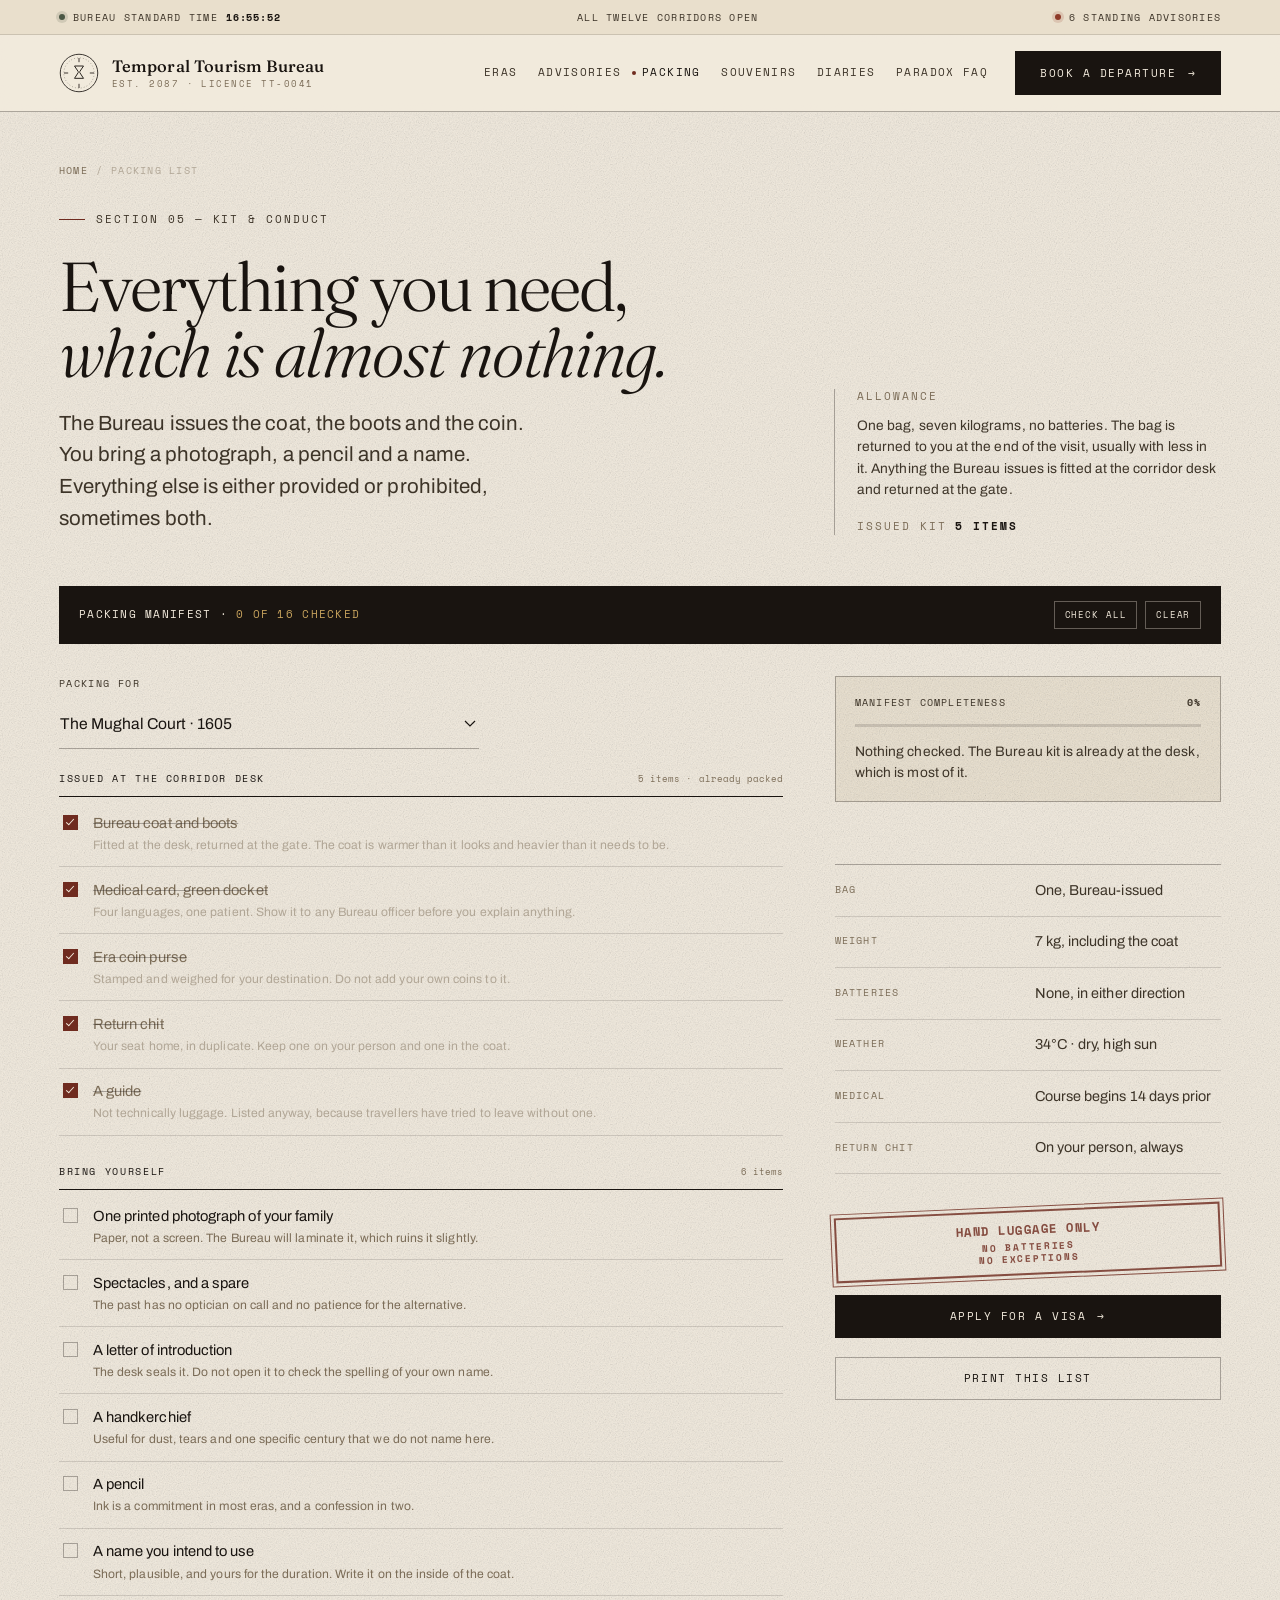
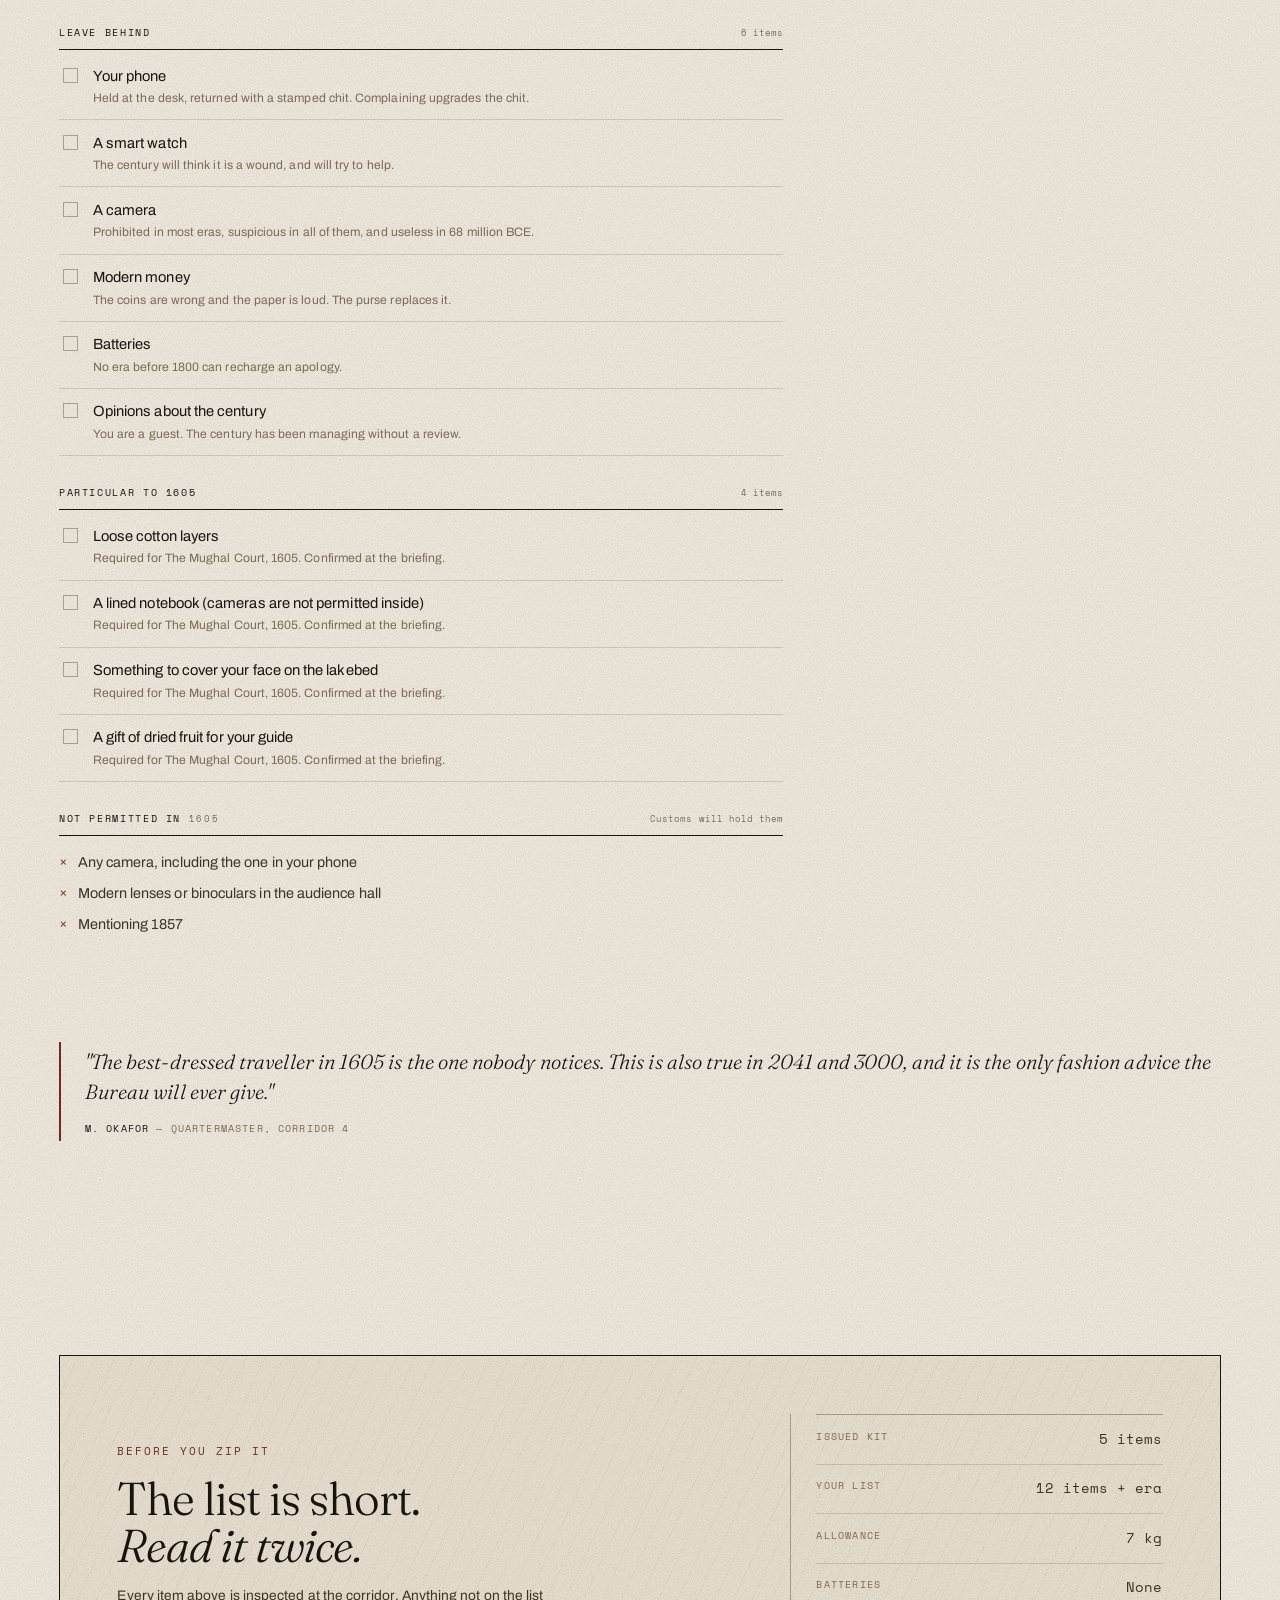
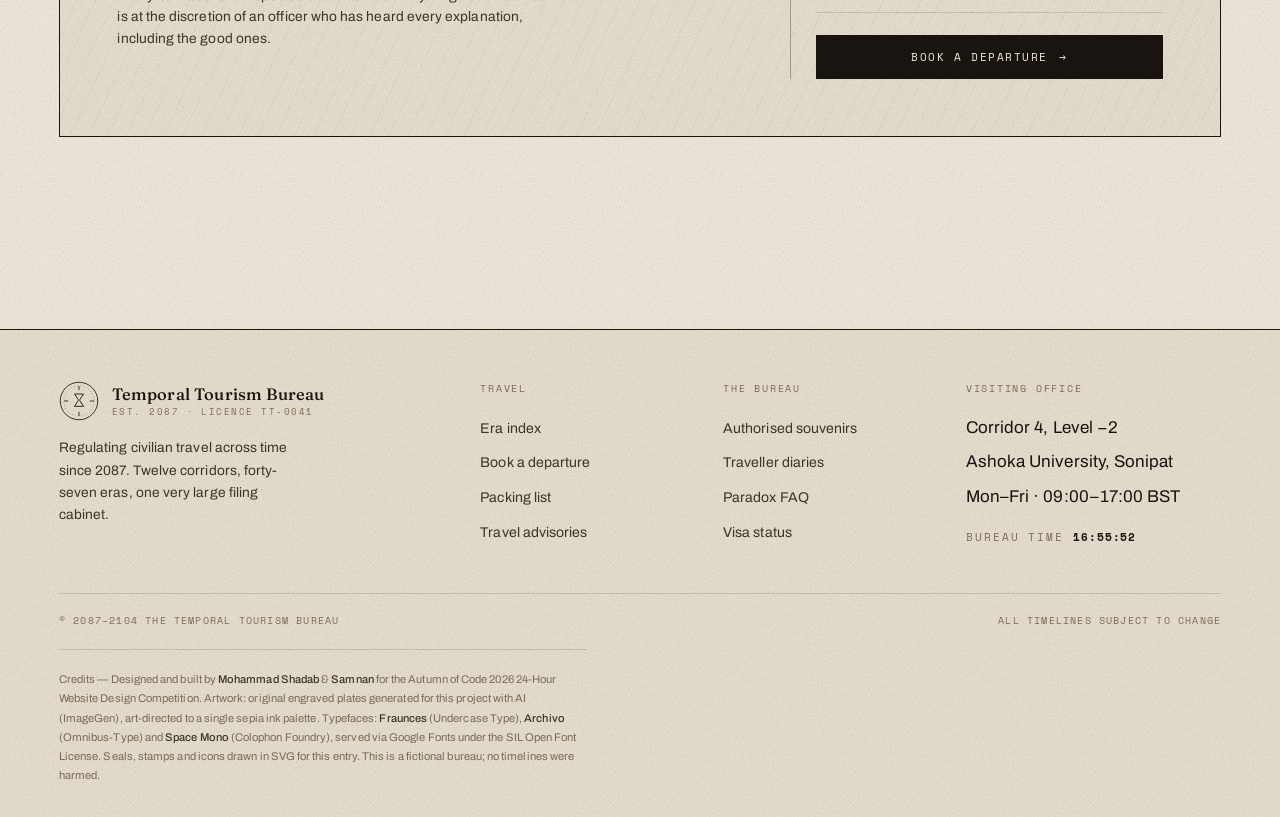
<file: packing.html>
<!DOCTYPE html>
<html lang="en">
<head>
<meta charset="utf-8">
<meta name="viewport" content="width=device-width, initial-scale=1">
<title>Packing List — Temporal Tourism Bureau</title>
<meta name="description" content="The official Bureau packing list: five issued items, six things to bring, six things to leave behind, and the era-specific kit for your century.">
<meta name="theme-color" content="#f2eadc">
<link rel="icon" href="data:image/svg+xml,%3Csvg xmlns='http://www.w3.org/2000/svg' viewBox='0 0 32 32'%3E%3Crect width='32' height='32' fill='%23f2eadc'/%3E%3Ccircle cx='16' cy='16' r='13' fill='none' stroke='%23191410'/%3E%3Cpath d='M11 9h10l-4 6 4 7H11l4-7z' fill='none' stroke='%23191410'/%3E%3C/svg%3E">
<link rel="preconnect" href="https://fonts.googleapis.com">
<link rel="preconnect" href="https://fonts.gstatic.com" crossorigin>
<link href="https://fonts.googleapis.com/css2?family=Archivo:ital,wght@0,300..700;1,400&family=Fraunces:ital,opsz,wght@0,9..144,300..700;1,9..144,300..700&family=Space+Mono:ital,wght@0,400;0,700;1,400&display=swap" rel="stylesheet">
<link rel="stylesheet" href="assets/css/style.css">
<script>document.documentElement.className += " js";</script>
</head>
<body>
<a class="skip" href="#main">Skip to content</a>

<div class="topbar">
  <div class="wrap topbar__in">
    <span class="topbar__item"><span class="dot" aria-hidden="true"></span> Bureau Standard Time <b data-clock>00:00:00</b></span>
    <span class="topbar__item topbar__mid">All twelve corridors open</span>
    <a class="topbar__item" href="advisories.html"><span class="dot dot--warn" aria-hidden="true"></span> 6 standing advisories</a>
  </div>
</div>

<header class="site-head">
  <div class="wrap site-head__in">
    <a class="brand" href="index.html" aria-label="Temporal Tourism Bureau — home">
      <svg class="brand__mark" viewBox="0 0 48 48" aria-hidden="true">
        <circle cx="24" cy="24" r="22.5" fill="none" stroke="currentColor"/>
        <g class="brand__ring"><circle cx="24" cy="24" r="18.2" fill="none" stroke="currentColor" stroke-width=".8" stroke-dasharray="1 2.6" opacity=".55"/></g>
        <path d="M24 6v5M24 37v5M6 24h5M37 24h5" stroke="currentColor"/>
        <path d="M18.6 15.6h10.8l-4.4 6.6a1.2 1.2 0 0 0 0 1.4l4.4 6.8H18.6l4.4-6.8a1.2 1.2 0 0 0 0-1.4z" fill="none" stroke="currentColor" stroke-width="1.1" stroke-linejoin="round"/>
      </svg>
      <span class="brand__text"><b>Temporal Tourism Bureau</b><em>Est. 2087 · Licence TT-0041</em></span>
    </a>
    <nav class="nav" id="nav" aria-label="Primary">
      <a href="destinations.html">Eras</a>
      <a href="advisories.html">Advisories</a>
      <a href="packing.html" class="is-active" aria-current="page">Packing</a>
      <a href="souvenirs.html">Souvenirs</a>
      <a href="diaries.html">Diaries</a>
      <a href="faq.html">Paradox FAQ</a>
      <a class="btn btn--solid nav__book" href="booking.html">Book a departure <span class="btn__arr">→</span></a>
    </nav>
    <button class="burger" data-burger aria-expanded="false" aria-controls="nav" aria-label="Open menu"><span></span><span></span><span></span></button>
  </div>
</header>

<main id="main">

  <section class="page-head">
    <div class="wrap">
      <nav class="breadcrumb" aria-label="Breadcrumb"><a href="index.html">Home</a><span>/</span><span aria-current="page">Packing list</span></nav>
      <div class="page-head__row">
        <div>
          <p class="eyebrow">Section 05 — Kit &amp; conduct</p>
          <h1 class="display display--sm">Everything you need,<br><em>which is almost nothing.</em></h1>
          <p class="lede">The Bureau issues the coat, the boots and the coin. You bring a photograph, a pencil and a name. Everything else is either provided or prohibited, sometimes both.</p>
        </div>
        <div class="page-head__aside">
          <p class="label" style="margin-bottom:.7rem">Allowance</p>
          <p class="small" style="margin:0">One bag, seven kilograms, no batteries. The bag is returned to you at the end of the visit, usually with less in it. Anything the Bureau issues is fitted at the corridor desk and returned at the gate.</p>
          <p class="label" style="margin-top:1.2rem">Issued kit <b style="color:var(--ink)">5 items</b></p>
        </div>
      </div>
    </div>
  </section>

  <section class="section section--flush">
    <div class="wrap">

      <div class="manifest-bar" data-reveal>
        <span>Packing manifest · <b data-pack-count>0 of 12 checked</b></span>
        <span class="manifest-bar__actions">
          <button type="button" data-pack-all>Check all</button>
          <button type="button" data-pack-clear>Clear</button>
        </span>
      </div>

      <div class="pack-grid">
        <div>
          <div class="field" style="max-width:420px">
            <label for="pack-era">Packing for</label>
            <select class="select" id="pack-era" data-pack-era></select>
          </div>

          <div class="pack-group">
            <div class="pack-group__head"><h3>Issued at the corridor desk</h3><span>5 items · already packed</span></div>
            <label class="pack-item">
              <input type="checkbox" checked disabled>
              <span class="pack-item__txt"><span class="pack-item__name">Bureau coat and boots</span><span class="pack-item__note">Fitted at the desk, returned at the gate. The coat is warmer than it looks and heavier than it needs to be.</span></span>
            </label>
            <label class="pack-item">
              <input type="checkbox" checked disabled>
              <span class="pack-item__txt"><span class="pack-item__name">Medical card, green docket</span><span class="pack-item__note">Four languages, one patient. Show it to any Bureau officer before you explain anything.</span></span>
            </label>
            <label class="pack-item">
              <input type="checkbox" checked disabled>
              <span class="pack-item__txt"><span class="pack-item__name">Era coin purse</span><span class="pack-item__note">Stamped and weighed for your destination. Do not add your own coins to it.</span></span>
            </label>
            <label class="pack-item">
              <input type="checkbox" checked disabled>
              <span class="pack-item__txt"><span class="pack-item__name">Return chit</span><span class="pack-item__note">Your seat home, in duplicate. Keep one on your person and one in the coat.</span></span>
            </label>
            <label class="pack-item">
              <input type="checkbox" checked disabled>
              <span class="pack-item__txt"><span class="pack-item__name">A guide</span><span class="pack-item__note">Not technically luggage. Listed anyway, because travellers have tried to leave without one.</span></span>
            </label>
          </div>

          <div class="pack-group">
            <div class="pack-group__head"><h3>Bring yourself</h3><span>6 items</span></div>
            <label class="pack-item">
              <input type="checkbox" data-pack>
              <span class="pack-item__txt"><span class="pack-item__name">One printed photograph of your family</span><span class="pack-item__note">Paper, not a screen. The Bureau will laminate it, which ruins it slightly.</span></span>
            </label>
            <label class="pack-item">
              <input type="checkbox" data-pack>
              <span class="pack-item__txt"><span class="pack-item__name">Spectacles, and a spare</span><span class="pack-item__note">The past has no optician on call and no patience for the alternative.</span></span>
            </label>
            <label class="pack-item">
              <input type="checkbox" data-pack>
              <span class="pack-item__txt"><span class="pack-item__name">A letter of introduction</span><span class="pack-item__note">The desk seals it. Do not open it to check the spelling of your own name.</span></span>
            </label>
            <label class="pack-item">
              <input type="checkbox" data-pack>
              <span class="pack-item__txt"><span class="pack-item__name">A handkerchief</span><span class="pack-item__note">Useful for dust, tears and one specific century that we do not name here.</span></span>
            </label>
            <label class="pack-item">
              <input type="checkbox" data-pack>
              <span class="pack-item__txt"><span class="pack-item__name">A pencil</span><span class="pack-item__note">Ink is a commitment in most eras, and a confession in two.</span></span>
            </label>
            <label class="pack-item">
              <input type="checkbox" data-pack>
              <span class="pack-item__txt"><span class="pack-item__name">A name you intend to use</span><span class="pack-item__note">Short, plausible, and yours for the duration. Write it on the inside of the coat.</span></span>
            </label>
          </div>

          <div class="pack-group">
            <div class="pack-group__head"><h3>Leave behind</h3><span>6 items</span></div>
            <label class="pack-item">
              <input type="checkbox" data-pack>
              <span class="pack-item__txt"><span class="pack-item__name">Your phone</span><span class="pack-item__note">Held at the desk, returned with a stamped chit. Complaining upgrades the chit.</span></span>
            </label>
            <label class="pack-item">
              <input type="checkbox" data-pack>
              <span class="pack-item__txt"><span class="pack-item__name">A smart watch</span><span class="pack-item__note">The century will think it is a wound, and will try to help.</span></span>
            </label>
            <label class="pack-item">
              <input type="checkbox" data-pack>
              <span class="pack-item__txt"><span class="pack-item__name">A camera</span><span class="pack-item__note">Prohibited in most eras, suspicious in all of them, and useless in 68 million BCE.</span></span>
            </label>
            <label class="pack-item">
              <input type="checkbox" data-pack>
              <span class="pack-item__txt"><span class="pack-item__name">Modern money</span><span class="pack-item__note">The coins are wrong and the paper is loud. The purse replaces it.</span></span>
            </label>
            <label class="pack-item">
              <input type="checkbox" data-pack>
              <span class="pack-item__txt"><span class="pack-item__name">Batteries</span><span class="pack-item__note">No era before 1800 can recharge an apology.</span></span>
            </label>
            <label class="pack-item">
              <input type="checkbox" data-pack>
              <span class="pack-item__txt"><span class="pack-item__name">Opinions about the century</span><span class="pack-item__note">You are a guest. The century has been managing without a review.</span></span>
            </label>
          </div>

          <div class="pack-group">
            <div class="pack-group__head"><h3 data-era-head>Particular to your era</h3><span data-era-count>3 items</span></div>
            <div data-era-items></div>
          </div>

          <div class="pack-group">
            <div class="pack-group__head"><h3>Not permitted in <span data-era-name>that century</span></h3><span>Customs will hold them</span></div>
            <ul class="notpermitted" data-era-bans style="margin-top:.9rem"></ul>
          </div>
        </div>

        <aside class="pack-grid__aside">
          <div class="pack-progress">
            <div class="pack-progress__top"><span>Manifest completeness</span><b data-pack-pct>0%</b></div>
            <div class="bar"><span class="bar__fill" data-pack-bar></span></div>
            <p class="small" style="margin-top:.9rem" data-pack-note>Nothing checked. The Bureau kit is already at the desk, which is most of it.</p>
          </div>

          <dl class="deflist">
            <div class="deflist__row"><dt>Bag</dt><dd>One, Bureau-issued</dd></div>
            <div class="deflist__row"><dt>Weight</dt><dd>7 kg, including the coat</dd></div>
            <div class="deflist__row"><dt>Batteries</dt><dd>None, in either direction</dd></div>
            <div class="deflist__row"><dt>Weather</dt><dd data-pack-climate>34°C · dry, high sun</dd></div>
            <div class="deflist__row"><dt>Medical</dt><dd>Course begins 14 days prior</dd></div>
            <div class="deflist__row"><dt>Return chit</dt><dd>On your person, always</dd></div>
          </dl>

          <div class="stamp" style="align-self:start;transform:rotate(-2.5deg)"><b>Hand luggage only</b>No batteries<br>No exceptions</div>

          <a class="btn btn--solid btn--block" href="booking.html">Apply for a visa <span class="btn__arr">→</span></a>
          <button type="button" class="btn btn--ghost btn--block" data-print-list>Print this list</button>
        </aside>
      </div>

      <figure class="field-note" style="margin-top:clamp(3rem,6vw,5rem)" data-reveal>
        <p>"The best-dressed traveller in 1605 is the one nobody notices. This is also true in 2041 and 3000, and it is the only fashion advice the Bureau will ever give."</p>
        <footer><b>M. Okafor</b> — Quartermaster, Corridor 4</footer>
      </figure>
    </div>
  </section>

  <section class="section">
    <div class="wrap">
      <div class="cta-band" data-reveal>
        <div>
          <p class="label label--ox" style="margin-bottom:1rem">Before you zip it</p>
          <h2>The list is short.<br><em>Read it twice.</em></h2>
          <p class="small" style="max-width:54ch">Every item above is inspected at the corridor. Anything not on the list is at the discretion of an officer who has heard every explanation, including the good ones.</p>
        </div>
        <div class="cta-band__aside">
          <ul class="deflist" style="border-top-color:var(--rule)">
            <li class="deflist__row" style="grid-template-columns:1fr auto"><dt style="padding:0">Issued kit</dt><dd class="mono small">5 items</dd></li>
            <li class="deflist__row" style="grid-template-columns:1fr auto"><dt style="padding:0">Your list</dt><dd class="mono small">12 items + era</dd></li>
            <li class="deflist__row" style="grid-template-columns:1fr auto"><dt style="padding:0">Allowance</dt><dd class="mono small">7 kg</dd></li>
            <li class="deflist__row" style="grid-template-columns:1fr auto"><dt style="padding:0">Batteries</dt><dd class="mono small">None</dd></li>
          </ul>
          <a class="btn btn--solid btn--block" href="booking.html" style="margin-top:1.4rem">Book a departure <span class="btn__arr">→</span></a>
        </div>
      </div>
    </div>
  </section>

</main>

<footer class="site-foot">
  <div class="wrap">
    <div class="site-foot__grid">
      <div class="site-foot__brand">
        <a class="brand" href="index.html" aria-label="Temporal Tourism Bureau — home">
          <svg class="brand__mark" viewBox="0 0 48 48" aria-hidden="true">
            <circle cx="24" cy="24" r="22.5" fill="none" stroke="currentColor"/>
            <circle cx="24" cy="24" r="18.2" fill="none" stroke="currentColor" stroke-width=".8" stroke-dasharray="1 2.6" opacity=".55"/>
            <path d="M24 6v5M24 37v5M6 24h5M37 24h5" stroke="currentColor"/>
            <path d="M18.6 15.6h10.8l-4.4 6.6a1.2 1.2 0 0 0 0 1.4l4.4 6.8H18.6l4.4-6.8a1.2 1.2 0 0 0 0-1.4z" fill="none" stroke="currentColor" stroke-width="1.1" stroke-linejoin="round"/>
          </svg>
          <span class="brand__text"><b>Temporal Tourism Bureau</b><em>Est. 2087 · Licence TT-0041</em></span>
        </a>
        <p>Regulating civilian travel across time since 2087. Twelve corridors, forty-seven eras, one very large filing cabinet.</p>
      </div>
      <div>
        <h4>Travel</h4>
        <ul>
          <li><a href="destinations.html">Era index</a></li>
          <li><a href="booking.html">Book a departure</a></li>
          <li><a href="packing.html">Packing list</a></li>
          <li><a href="advisories.html">Travel advisories</a></li>
        </ul>
      </div>
      <div>
        <h4>The Bureau</h4>
        <ul>
          <li><a href="souvenirs.html">Authorised souvenirs</a></li>
          <li><a href="diaries.html">Traveller diaries</a></li>
          <li><a href="faq.html">Paradox FAQ</a></li>
          <li><a href="booking.html">Visa status</a></li>
        </ul>
      </div>
      <div>
        <h4>Visiting office</h4>
        <ul>
          <li>Corridor 4, Level −2</li>
          <li>Ashoka University, Sonipat</li>
          <li>Mon–Fri · 09:00–17:00 BST</li>
        </ul>
        <p class="label" style="margin-top:1.2rem">Bureau time <b data-clock style="color:var(--ink);letter-spacing:.08em">00:00:00</b></p>
      </div>
    </div>
    <div class="site-foot__bar">
      <span>© 2087–2104 The Temporal Tourism Bureau</span>
      <span>All timelines subject to change</span>
    </div>
    <p class="credits">Credits — Designed and built by <b>Mohammad Shadab</b> &amp; <b>Samnan</b> for the Autumn of Code 2026 24-Hour Website Design Competition. Artwork: original engraved plates generated for this project with AI (ImageGen), art-directed to a single sepia ink palette. Typefaces: <b>Fraunces</b> (Undercase Type), <b>Archivo</b> (Omnibus-Type) and <b>Space Mono</b> (Colophon Foundry), served via Google Fonts under the SIL Open Font License. Seals, stamps and icons drawn in SVG for this entry. This is a fictional bureau; no timelines were harmed.</p>
  </div>
</footer>

<script src="assets/js/data.js"></script>
<script src="assets/js/main.js"></script>
<script src="assets/js/packing.js"></script>
</body>
</html>
</file>
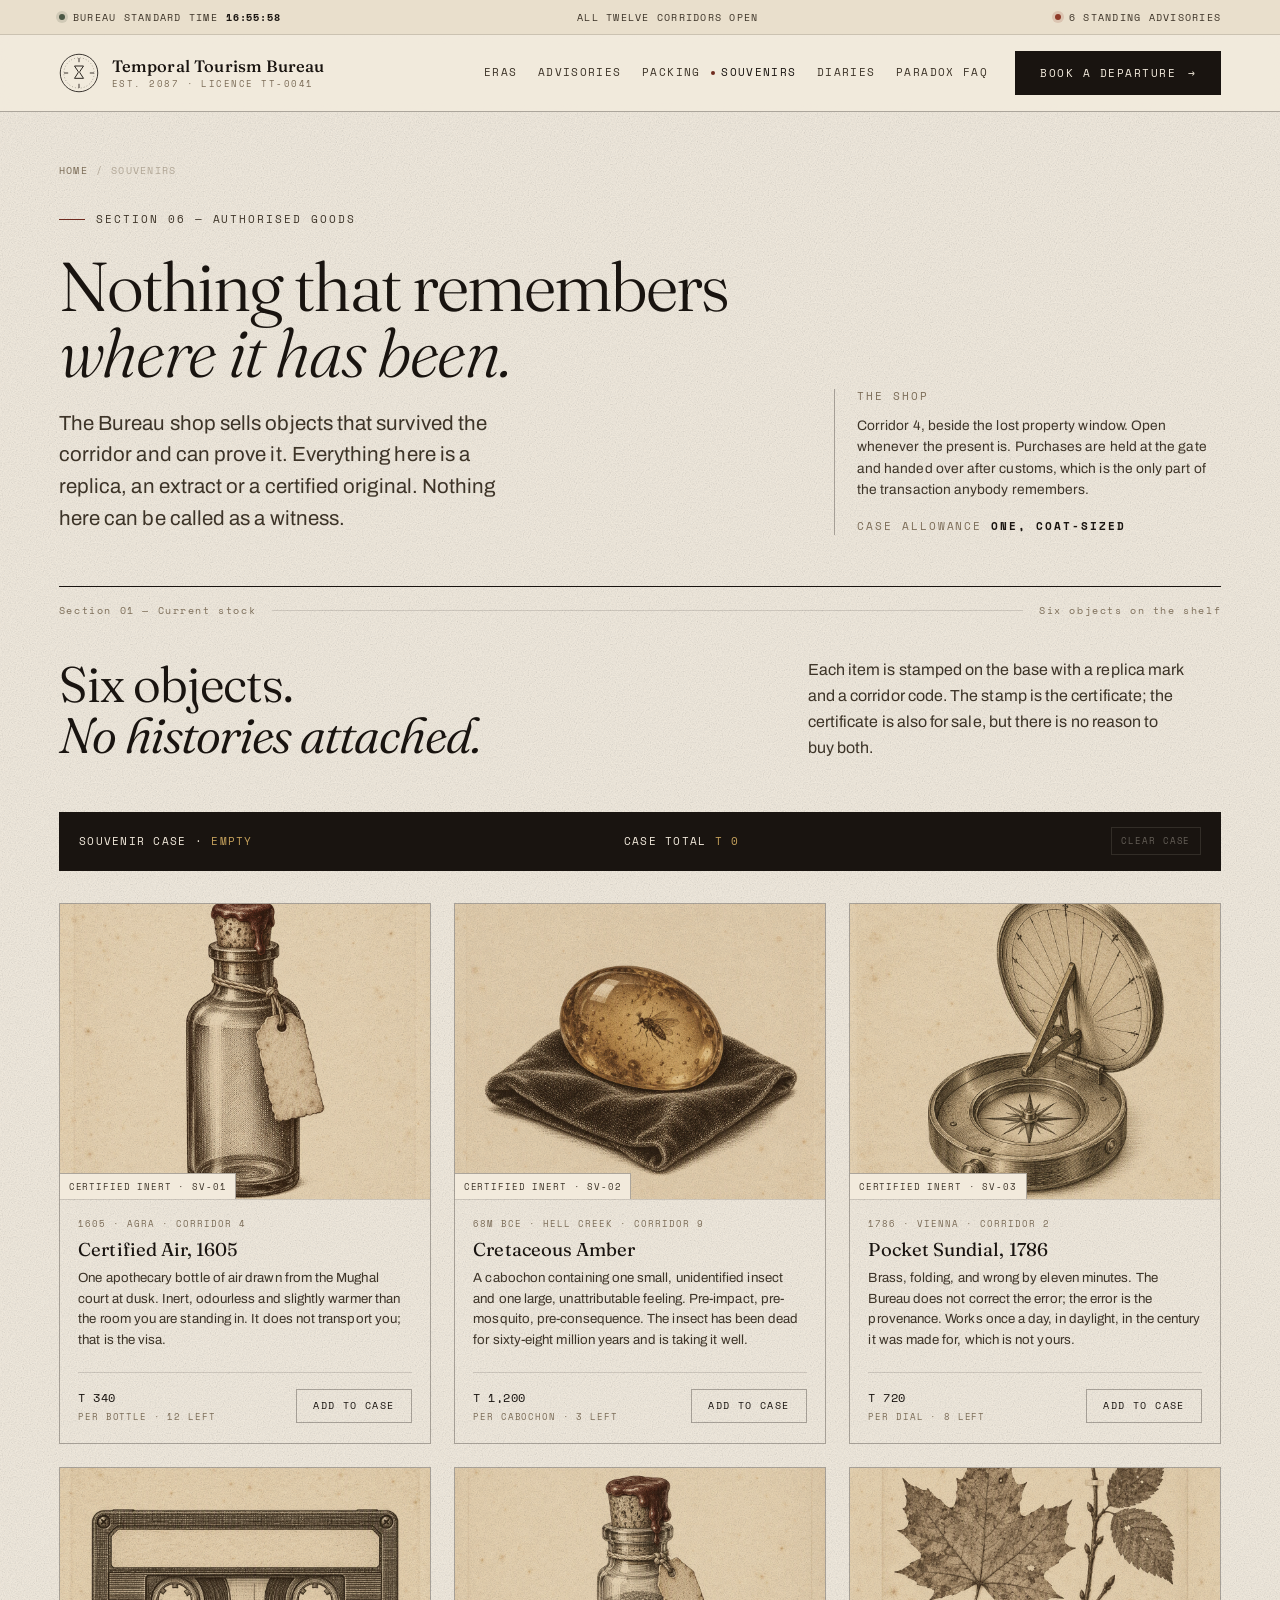
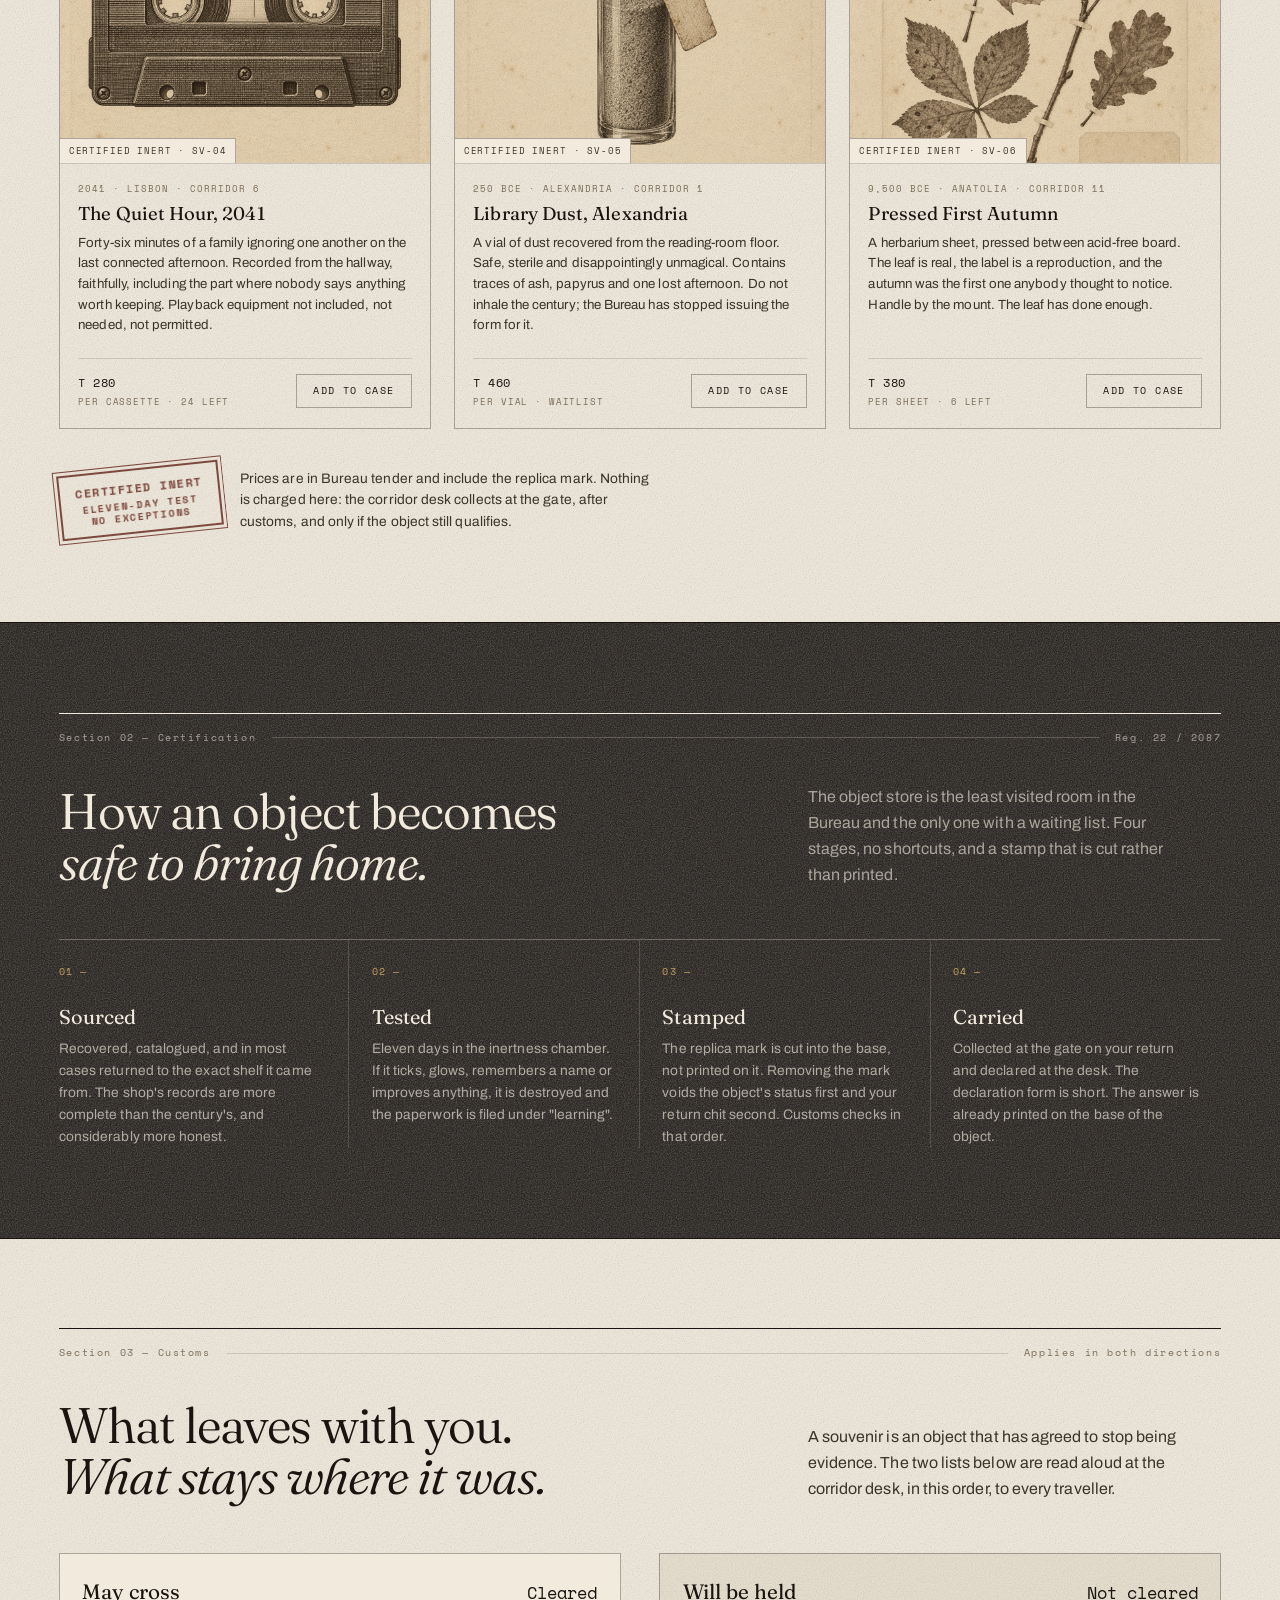
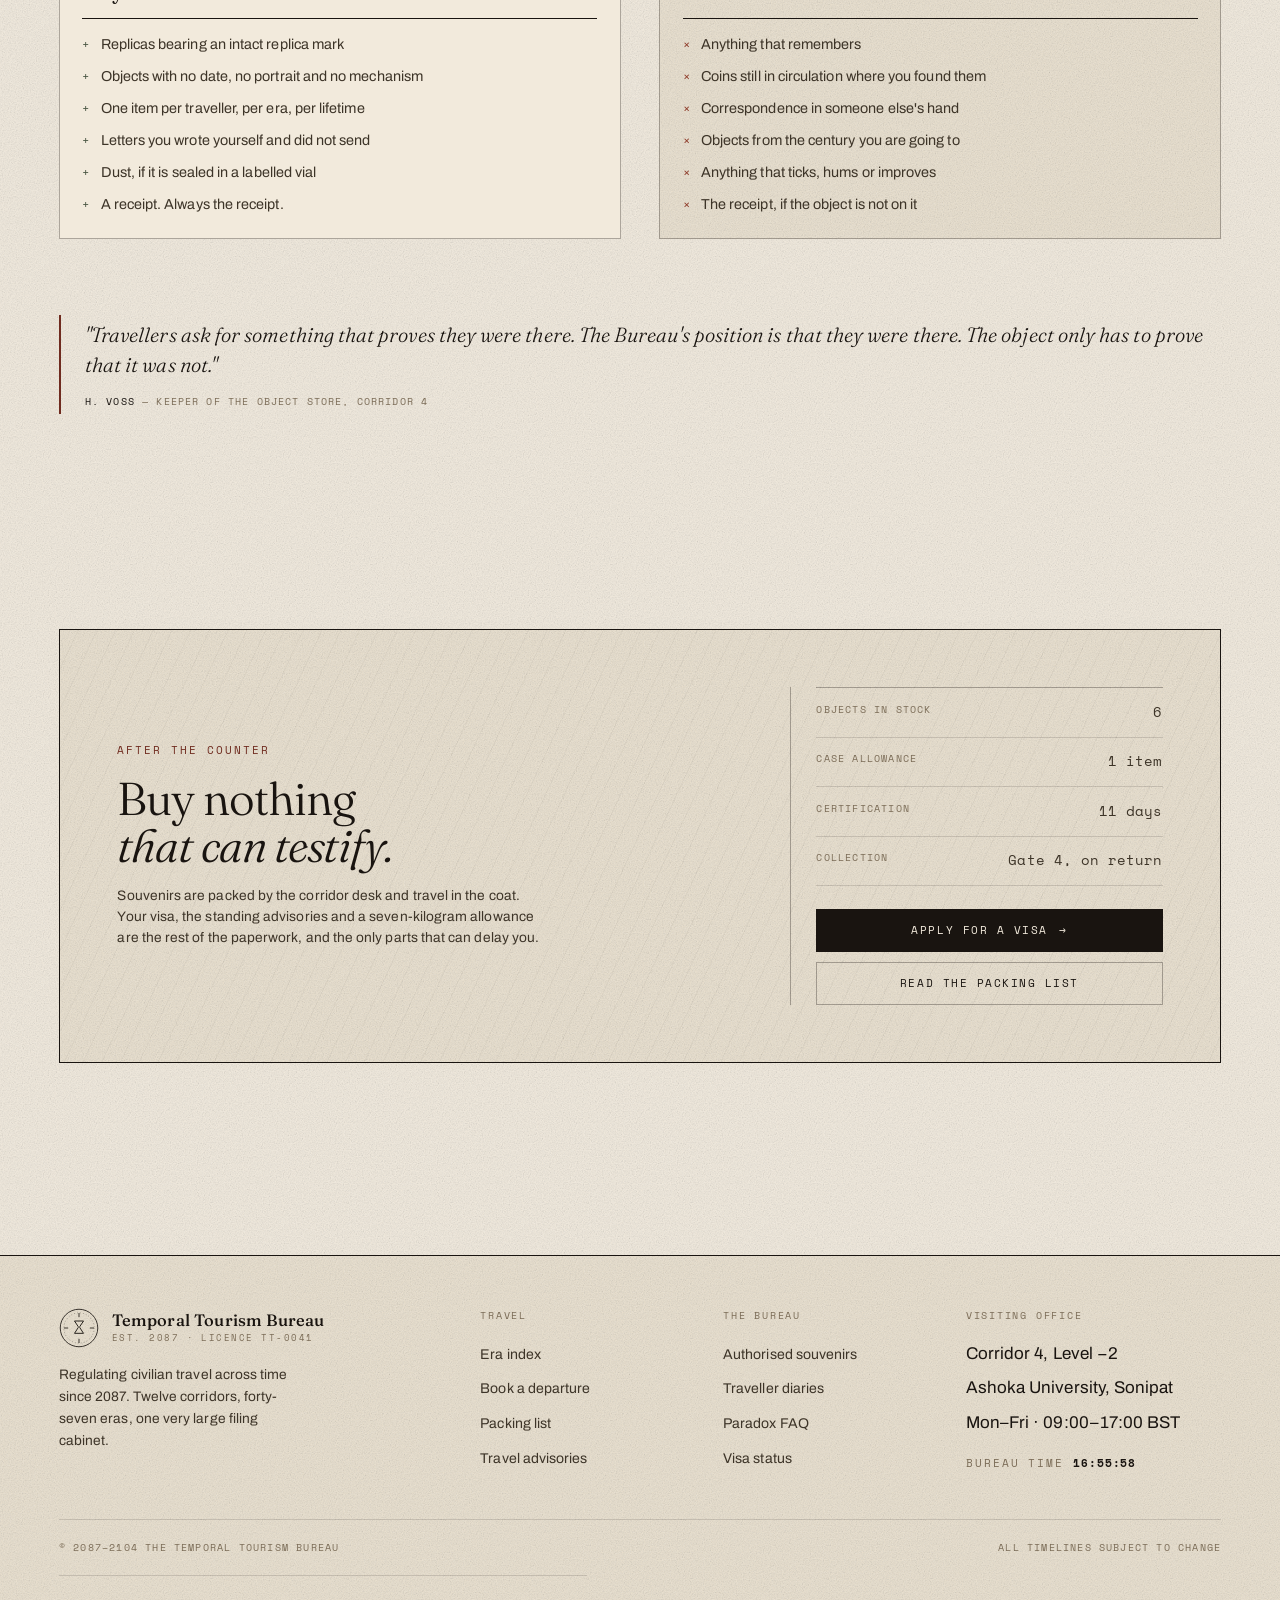
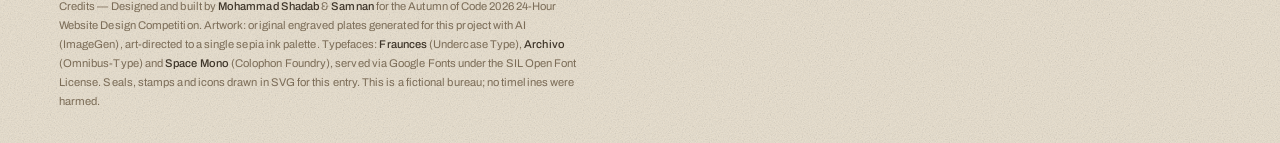
<file: souvenirs.html>
<!DOCTYPE html>
<html lang="en">
<head>
<meta charset="utf-8">
<meta name="viewport" content="width=device-width, initial-scale=1">
<title>Souvenirs — Temporal Tourism Bureau</title>
<meta name="description" content="The Bureau's authorised gift shop: six certified-inert objects from the corridors, each stamped as a replica and cleared for the return journey.">
<meta name="theme-color" content="#f2eadc">
<link rel="icon" href="data:image/svg+xml,%3Csvg xmlns='http://www.w3.org/2000/svg' viewBox='0 0 32 32'%3E%3Crect width='32' height='32' fill='%23f2eadc'/%3E%3Ccircle cx='16' cy='16' r='13' fill='none' stroke='%23191410'/%3E%3Cpath d='M11 9h10l-4 6 4 7H11l4-7z' fill='none' stroke='%23191410'/%3E%3C/svg%3E">
<link rel="preconnect" href="https://fonts.googleapis.com">
<link rel="preconnect" href="https://fonts.gstatic.com" crossorigin>
<link href="https://fonts.googleapis.com/css2?family=Archivo:ital,wght@0,300..700;1,400&family=Fraunces:ital,opsz,wght@0,9..144,300..700;1,9..144,300..700&family=Space+Mono:ital,wght@0,400;0,700;1,400&display=swap" rel="stylesheet">
<link rel="stylesheet" href="assets/css/style.css">
<script>document.documentElement.className += " js";</script>
</head>
<body>
<a class="skip" href="#main">Skip to content</a>

<div class="topbar">
  <div class="wrap topbar__in">
    <span class="topbar__item"><span class="dot" aria-hidden="true"></span> Bureau Standard Time <b data-clock>00:00:00</b></span>
    <span class="topbar__item topbar__mid">All twelve corridors open</span>
    <a class="topbar__item" href="advisories.html"><span class="dot dot--warn" aria-hidden="true"></span> 6 standing advisories</a>
  </div>
</div>

<header class="site-head">
  <div class="wrap site-head__in">
    <a class="brand" href="index.html" aria-label="Temporal Tourism Bureau — home">
      <svg class="brand__mark" viewBox="0 0 48 48" aria-hidden="true">
        <circle cx="24" cy="24" r="22.5" fill="none" stroke="currentColor"/>
        <g class="brand__ring"><circle cx="24" cy="24" r="18.2" fill="none" stroke="currentColor" stroke-width=".8" stroke-dasharray="1 2.6" opacity=".55"/></g>
        <path d="M24 6v5M24 37v5M6 24h5M37 24h5" stroke="currentColor"/>
        <path d="M18.6 15.6h10.8l-4.4 6.6a1.2 1.2 0 0 0 0 1.4l4.4 6.8H18.6l4.4-6.8a1.2 1.2 0 0 0 0-1.4z" fill="none" stroke="currentColor" stroke-width="1.1" stroke-linejoin="round"/>
      </svg>
      <span class="brand__text"><b>Temporal Tourism Bureau</b><em>Est. 2087 · Licence TT-0041</em></span>
    </a>
    <nav class="nav" id="nav" aria-label="Primary">
      <a href="destinations.html">Eras</a>
      <a href="advisories.html">Advisories</a>
      <a href="packing.html">Packing</a>
      <a href="souvenirs.html" class="is-active" aria-current="page">Souvenirs</a>
      <a href="diaries.html">Diaries</a>
      <a href="faq.html">Paradox FAQ</a>
      <a class="btn btn--solid nav__book" href="booking.html">Book a departure <span class="btn__arr">→</span></a>
    </nav>
    <button class="burger" data-burger aria-expanded="false" aria-controls="nav" aria-label="Open menu"><span></span><span></span><span></span></button>
  </div>
</header>

<main id="main">

  <section class="page-head">
    <div class="wrap">
      <nav class="breadcrumb" aria-label="Breadcrumb"><a href="index.html">Home</a><span>/</span><span aria-current="page">Souvenirs</span></nav>
      <div class="page-head__row">
        <div>
          <p class="eyebrow">Section 06 — Authorised goods</p>
          <h1 class="display display--sm">Nothing that remembers<br><em>where it has been.</em></h1>
          <p class="lede">The Bureau shop sells objects that survived the corridor and can prove it. Everything here is a replica, an extract or a certified original. Nothing here can be called as a witness.</p>
        </div>
        <div class="page-head__aside">
          <p class="label" style="margin-bottom:.7rem">The shop</p>
          <p class="small" style="margin:0">Corridor 4, beside the lost property window. Open whenever the present is. Purchases are held at the gate and handed over after customs, which is the only part of the transaction anybody remembers.</p>
          <p class="label" style="margin-top:1.2rem">Case allowance <b style="color:var(--ink)">one, coat-sized</b></p>
        </div>
      </div>
    </div>
  </section>

  <!-- 01 COUNTER -->
  <section class="section section--flush" id="counter">
    <div class="wrap">
      <header class="sec-head" data-reveal>
        <div class="sec-head__meta">
          <span class="sec-head__no">Section 01 — Current stock</span>
          <span class="sec-head__line"></span>
          <span class="sec-head__no">Six objects on the shelf</span>
        </div>
        <div class="sec-head__row">
          <h2 class="title">Six objects.<br><em>No histories attached.</em></h2>
          <p class="sec-head__note">Each item is stamped on the base with a replica mark and a corridor code. The stamp is the certificate; the certificate is also for sale, but there is no reason to buy both.</p>
        </div>
      </header>

      <div class="manifest-bar souv-bar" data-case-bar data-reveal>
        <span>Souvenir case · <b data-case-count aria-live="polite">empty</b></span>
        <span class="souv-bar__total">Case total <b data-case-total>T 0</b></span>
        <span class="manifest-bar__actions">
          <button type="button" data-case-clear disabled>Clear case</button>
        </span>
      </div>

      <noscript><p class="small" style="margin-bottom:1.4rem">The case tally needs JavaScript. Everything else — stock, prices and customs rules — is printed on the page.</p></noscript>

      <div class="product-grid" data-stagger>

        <article class="product" data-product data-name="Certified Air, 1605" data-price="340" data-reveal>
          <div class="product__media">
            <img src="assets/img/souvenir-air.jpg" alt="An engraved apothecary bottle with a waxed cork and a blank paper tag on a cord." width="1100" height="1100" loading="lazy">
            <span class="product__tag">Certified inert · SV-01</span>
          </div>
          <div class="product__body">
            <span class="product__era">1605 · Agra · Corridor 4</span>
            <h3>Certified Air, 1605</h3>
            <p>One apothecary bottle of air drawn from the Mughal court at dusk. Inert, odourless and slightly warmer than the room you are standing in. It does not transport you; that is the visa.</p>
            <div class="product__foot">
              <span class="product__price">T 340<small>Per bottle · 12 left</small></span>
              <button type="button" class="btn btn--ghost btn--sm" data-add aria-pressed="false">Add to case</button>
            </div>
          </div>
        </article>

        <article class="product" data-product data-name="Cretaceous Amber" data-price="1200" data-reveal>
          <div class="product__media">
            <img src="assets/img/souvenir-amber.jpg" alt="A cabochon of amber containing a small insect, resting on dark velvet." width="1100" height="1100" loading="lazy">
            <span class="product__tag">Certified inert · SV-02</span>
          </div>
          <div class="product__body">
            <span class="product__era">68M BCE · Hell Creek · Corridor 9</span>
            <h3>Cretaceous Amber</h3>
            <p>A cabochon containing one small, unidentified insect and one large, unattributable feeling. Pre-impact, pre-mosquito, pre-consequence. The insect has been dead for sixty-eight million years and is taking it well.</p>
            <div class="product__foot">
              <span class="product__price">T 1,200<small>Per cabochon · 3 left</small></span>
              <button type="button" class="btn btn--ghost btn--sm" data-add aria-pressed="false">Add to case</button>
            </div>
          </div>
        </article>

        <article class="product" data-product data-name="Pocket Sundial, 1786" data-price="720" data-reveal>
          <div class="product__media">
            <img src="assets/img/souvenir-sundial.jpg" alt="An open brass pocket sundial with an engraved dial and folding gnomon." width="1100" height="1100" loading="lazy">
            <span class="product__tag">Certified inert · SV-03</span>
          </div>
          <div class="product__body">
            <span class="product__era">1786 · Vienna · Corridor 2</span>
            <h3>Pocket Sundial, 1786</h3>
            <p>Brass, folding, and wrong by eleven minutes. The Bureau does not correct the error; the error is the provenance. Works once a day, in daylight, in the century it was made for, which is not yours.</p>
            <div class="product__foot">
              <span class="product__price">T 720<small>Per dial · 8 left</small></span>
              <button type="button" class="btn btn--ghost btn--sm" data-add aria-pressed="false">Add to case</button>
            </div>
          </div>
        </article>

        <article class="product" data-product data-name="The Quiet Hour, 2041" data-price="280" data-reveal>
          <div class="product__media">
            <img src="assets/img/souvenir-cassette.jpg" alt="A compact audio cassette with a blank paper label, engraved catalogue style." width="1100" height="1100" loading="lazy">
            <span class="product__tag">Certified inert · SV-04</span>
          </div>
          <div class="product__body">
            <span class="product__era">2041 · Lisbon · Corridor 6</span>
            <h3>The Quiet Hour, 2041</h3>
            <p>Forty-six minutes of a family ignoring one another on the last connected afternoon. Recorded from the hallway, faithfully, including the part where nobody says anything worth keeping. Playback equipment not included, not needed, not permitted.</p>
            <div class="product__foot">
              <span class="product__price">T 280<small>Per cassette · 24 left</small></span>
              <button type="button" class="btn btn--ghost btn--sm" data-add aria-pressed="false">Add to case</button>
            </div>
          </div>
        </article>

        <article class="product" data-product data-name="Library Dust, Alexandria" data-price="460" data-reveal>
          <div class="product__media">
            <img src="assets/img/souvenir-dust.jpg" alt="A sealed glass vial of fine grey dust with a metal stopper and a small tag." width="1100" height="1100" loading="lazy">
            <span class="product__tag">Certified inert · SV-05</span>
          </div>
          <div class="product__body">
            <span class="product__era">250 BCE · Alexandria · Corridor 1</span>
            <h3>Library Dust, Alexandria</h3>
            <p>A vial of dust recovered from the reading-room floor. Safe, sterile and disappointingly unmagical. Contains traces of ash, papyrus and one lost afternoon. Do not inhale the century; the Bureau has stopped issuing the form for it.</p>
            <div class="product__foot">
              <span class="product__price">T 460<small>Per vial · waitlist</small></span>
              <button type="button" class="btn btn--ghost btn--sm" data-add aria-pressed="false">Add to case</button>
            </div>
          </div>
        </article>

        <article class="product" data-product data-name="Pressed First Autumn" data-price="380" data-reveal>
          <div class="product__media">
            <img src="assets/img/souvenir-autumn.jpg" alt="A pressed autumn leaf mounted on a pale herbarium sheet with a handwritten label." width="1100" height="1100" loading="lazy">
            <span class="product__tag">Certified inert · SV-06</span>
          </div>
          <div class="product__body">
            <span class="product__era">9,500 BCE · Anatolia · Corridor 11</span>
            <h3>Pressed First Autumn</h3>
            <p>A herbarium sheet, pressed between acid-free board. The leaf is real, the label is a reproduction, and the autumn was the first one anybody thought to notice. Handle by the mount. The leaf has done enough.</p>
            <div class="product__foot">
              <span class="product__price">T 380<small>Per sheet · 6 left</small></span>
              <button type="button" class="btn btn--ghost btn--sm" data-add aria-pressed="false">Add to case</button>
            </div>
          </div>
        </article>

      </div>

      <div class="inline-stamp-row" style="margin-top:2.4rem" data-reveal>
        <div class="stamp"><b>Certified inert</b>Eleven-day test<br>No exceptions</div>
        <p class="small" style="max-width:52ch;margin:0">Prices are in Bureau tender and include the replica mark. Nothing is charged here: the corridor desk collects at the gate, after customs, and only if the object still qualifies.</p>
      </div>
    </div>
  </section>

  <!-- 02 CERTIFICATION -->
  <section class="section band--ink" id="certified">
    <div class="wrap">
      <header class="sec-head" data-reveal>
        <div class="sec-head__meta">
          <span class="sec-head__no">Section 02 — Certification</span>
          <span class="sec-head__line"></span>
          <span class="sec-head__no">Reg. 22 / 2087</span>
        </div>
        <div class="sec-head__row">
          <h2 class="title">How an object becomes<br><em>safe to bring home.</em></h2>
          <p class="sec-head__note">The object store is the least visited room in the Bureau and the only one with a waiting list. Four stages, no shortcuts, and a stamp that is cut rather than printed.</p>
        </div>
      </header>

      <div class="pillars" data-stagger>
        <div class="pillar" data-reveal>
          <span class="pillar__no">01 —</span>
          <h3>Sourced</h3>
          <p>Recovered, catalogued, and in most cases returned to the exact shelf it came from. The shop's records are more complete than the century's, and considerably more honest.</p>
        </div>
        <div class="pillar" data-reveal>
          <span class="pillar__no">02 —</span>
          <h3>Tested</h3>
          <p>Eleven days in the inertness chamber. If it ticks, glows, remembers a name or improves anything, it is destroyed and the paperwork is filed under "learning".</p>
        </div>
        <div class="pillar" data-reveal>
          <span class="pillar__no">03 —</span>
          <h3>Stamped</h3>
          <p>The replica mark is cut into the base, not printed on it. Removing the mark voids the object's status first and your return chit second. Customs checks in that order.</p>
        </div>
        <div class="pillar" data-reveal>
          <span class="pillar__no">04 —</span>
          <h3>Carried</h3>
          <p>Collected at the gate on your return and declared at the desk. The declaration form is short. The answer is already printed on the base of the object.</p>
        </div>
      </div>
    </div>
  </section>

  <!-- 03 CUSTOMS -->
  <section class="section" id="customs">
    <div class="wrap">
      <header class="sec-head" data-reveal>
        <div class="sec-head__meta">
          <span class="sec-head__no">Section 03 — Customs</span>
          <span class="sec-head__line"></span>
          <span class="sec-head__no">Applies in both directions</span>
        </div>
        <div class="sec-head__row">
          <h2 class="title">What leaves with you.<br><em>What stays where it was.</em></h2>
          <p class="sec-head__note">A souvenir is an object that has agreed to stop being evidence. The two lists below are read aloud at the corridor desk, in this order, to every traveller.</p>
        </div>
      </header>

      <div class="customs" data-reveal>
        <div class="customs__col customs__col--yes">
          <div class="customs__head"><h3>May cross</h3><span class="mono">Cleared</span></div>
          <ul class="customs__list customs__list--yes">
            <li>Replicas bearing an intact replica mark</li>
            <li>Objects with no date, no portrait and no mechanism</li>
            <li>One item per traveller, per era, per lifetime</li>
            <li>Letters you wrote yourself and did not send</li>
            <li>Dust, if it is sealed in a labelled vial</li>
            <li>A receipt. Always the receipt.</li>
          </ul>
        </div>
        <div class="customs__col customs__col--no">
          <div class="customs__head"><h3>Will be held</h3><span class="mono">Not cleared</span></div>
          <ul class="customs__list customs__list--no">
            <li>Anything that remembers</li>
            <li>Coins still in circulation where you found them</li>
            <li>Correspondence in someone else's hand</li>
            <li>Objects from the century you are going to</li>
            <li>Anything that ticks, hums or improves</li>
            <li>The receipt, if the object is not on it</li>
          </ul>
        </div>
      </div>

      <figure class="field-note" style="margin-top:clamp(3rem,6vw,5rem)" data-reveal>
        <p>"Travellers ask for something that proves they were there. The Bureau's position is that they were there. The object only has to prove that it was not."</p>
        <footer><b>H. Voss</b> — Keeper of the object store, Corridor 4</footer>
      </figure>
    </div>
  </section>

  <!-- 04 CTA -->
  <section class="section">
    <div class="wrap">
      <div class="cta-band" data-reveal>
        <div>
          <p class="label label--ox" style="margin-bottom:1rem">After the counter</p>
          <h2>Buy nothing<br><em>that can testify.</em></h2>
          <p class="small" style="max-width:54ch">Souvenirs are packed by the corridor desk and travel in the coat. Your visa, the standing advisories and a seven-kilogram allowance are the rest of the paperwork, and the only parts that can delay you.</p>
        </div>
        <div class="cta-band__aside">
          <ul class="deflist" style="border-top-color:var(--rule)">
            <li class="deflist__row" style="grid-template-columns:1fr auto"><dt style="padding:0">Objects in stock</dt><dd class="mono small">6</dd></li>
            <li class="deflist__row" style="grid-template-columns:1fr auto"><dt style="padding:0">Case allowance</dt><dd class="mono small">1 item</dd></li>
            <li class="deflist__row" style="grid-template-columns:1fr auto"><dt style="padding:0">Certification</dt><dd class="mono small">11 days</dd></li>
            <li class="deflist__row" style="grid-template-columns:1fr auto"><dt style="padding:0">Collection</dt><dd class="mono small">Gate 4, on return</dd></li>
          </ul>
          <a class="btn btn--solid btn--block" href="booking.html" style="margin-top:1.4rem">Apply for a visa <span class="btn__arr">→</span></a>
          <a class="btn btn--ghost btn--block" href="packing.html" style="margin-top:.6rem">Read the packing list</a>
        </div>
      </div>
    </div>
  </section>

</main>

<footer class="site-foot">
  <div class="wrap">
    <div class="site-foot__grid">
      <div class="site-foot__brand">
        <a class="brand" href="index.html" aria-label="Temporal Tourism Bureau — home">
          <svg class="brand__mark" viewBox="0 0 48 48" aria-hidden="true">
            <circle cx="24" cy="24" r="22.5" fill="none" stroke="currentColor"/>
            <circle cx="24" cy="24" r="18.2" fill="none" stroke="currentColor" stroke-width=".8" stroke-dasharray="1 2.6" opacity=".55"/>
            <path d="M24 6v5M24 37v5M6 24h5M37 24h5" stroke="currentColor"/>
            <path d="M18.6 15.6h10.8l-4.4 6.6a1.2 1.2 0 0 0 0 1.4l4.4 6.8H18.6l4.4-6.8a1.2 1.2 0 0 0 0-1.4z" fill="none" stroke="currentColor" stroke-width="1.1" stroke-linejoin="round"/>
          </svg>
          <span class="brand__text"><b>Temporal Tourism Bureau</b><em>Est. 2087 · Licence TT-0041</em></span>
        </a>
        <p>Regulating civilian travel across time since 2087. Twelve corridors, forty-seven eras, one very large filing cabinet.</p>
      </div>
      <div>
        <h4>Travel</h4>
        <ul>
          <li><a href="destinations.html">Era index</a></li>
          <li><a href="booking.html">Book a departure</a></li>
          <li><a href="packing.html">Packing list</a></li>
          <li><a href="advisories.html">Travel advisories</a></li>
        </ul>
      </div>
      <div>
        <h4>The Bureau</h4>
        <ul>
          <li><a href="souvenirs.html">Authorised souvenirs</a></li>
          <li><a href="diaries.html">Traveller diaries</a></li>
          <li><a href="faq.html">Paradox FAQ</a></li>
          <li><a href="booking.html">Visa status</a></li>
        </ul>
      </div>
      <div>
        <h4>Visiting office</h4>
        <ul>
          <li>Corridor 4, Level −2</li>
          <li>Ashoka University, Sonipat</li>
          <li>Mon–Fri · 09:00–17:00 BST</li>
        </ul>
        <p class="label" style="margin-top:1.2rem">Bureau time <b data-clock style="color:var(--ink);letter-spacing:.08em">00:00:00</b></p>
      </div>
    </div>
    <div class="site-foot__bar">
      <span>© 2087–2104 The Temporal Tourism Bureau</span>
      <span>All timelines subject to change</span>
    </div>
    <p class="credits">Credits — Designed and built by <b>Mohammad Shadab</b> &amp; <b>Samnan</b> for the Autumn of Code 2026 24-Hour Website Design Competition. Artwork: original engraved plates generated for this project with AI (ImageGen), art-directed to a single sepia ink palette. Typefaces: <b>Fraunces</b> (Undercase Type), <b>Archivo</b> (Omnibus-Type) and <b>Space Mono</b> (Colophon Foundry), served via Google Fonts under the SIL Open Font License. Seals, stamps and icons drawn in SVG for this entry. This is a fictional bureau; no timelines were harmed.</p>
  </div>
</footer>

<script src="assets/js/data.js"></script>
<script src="assets/js/main.js"></script>
<script src="assets/js/souvenirs.js"></script>
</body>
</html>
</file>
<file: assets/css/style.css>
/* ==========================================================================
   THE TEMPORAL TOURISM BUREAU
   Design system — a 19th-century bureau rendered on a Swiss grid.
   Sections: 01 tokens · 02 reset · 03 typography · 04 layout · 05 chrome
             06 components · 07 pages · 08 motion · 09 print · 10 responsive
   ========================================================================== */

/* 01 — TOKENS ------------------------------------------------------------- */
:root {
  --paper: #f2eadc;
  --paper-2: #e9dfcc;
  --paper-3: #ddd0b8;
  --paper-4: #d2c3a8;

  --ink: #191410;
  --ink-2: #3d3428;
  --ink-3: #7b6c57;

  --oxblood: #6f2b1f;
  --oxblood-2: #8d3a28;
  --gold: #a1732c;
  --gold-2: #c6a25c;
  --moss: #4b5744;
  --blue: #2b4a63;

  --rule: rgba(25, 20, 16, 0.32);
  --rule-2: rgba(25, 20, 16, 0.14);
  --rule-3: rgba(25, 20, 16, 0.07);

  --serif: "Fraunces", "Iowan Old Style", "Palatino Linotype", Georgia, serif;
  --sans: "Archivo", "Helvetica Neue", Helvetica, Arial, sans-serif;
  --mono: "Space Mono", "SFMono-Regular", Consolas, "Liberation Mono", monospace;

  --wrap: 1340px;
  --pad: clamp(20px, 4.6vw, 64px);
  --ease: cubic-bezier(0.22, 0.72, 0.2, 1);

  --noise: url("data:image/svg+xml,%3Csvg xmlns='http://www.w3.org/2000/svg' width='240' height='240'%3E%3Cfilter id='n'%3E%3CfeTurbulence type='fractalNoise' baseFrequency='.85' numOctaves='3' stitchTiles='stitch'/%3E%3CfeColorMatrix type='saturate' values='0'/%3E%3C/filter%3E%3Crect width='240' height='240' filter='url(%23n)' opacity='.38'/%3E%3C/svg%3E");
}

/* 02 — RESET -------------------------------------------------------------- */
*,
*::before,
*::after { box-sizing: border-box; }

html { -webkit-text-size-adjust: 100%; scroll-behavior: smooth; }

body {
  margin: 0;
  background-color: var(--paper);
  background-image: var(--noise);
  color: var(--ink);
  font-family: var(--sans);
  font-size: clamp(15.5px, 0.28vw + 14.6px, 17px);
  line-height: 1.62;
  font-weight: 400;
  letter-spacing: 0.004em;
  -webkit-font-smoothing: antialiased;
  overflow-x: hidden;
}

img, svg { display: block; max-width: 100%; }
img { height: auto; }
a { color: inherit; text-decoration: none; }
button, input, select, textarea { font: inherit; color: inherit; }
button { cursor: pointer; }
p { margin: 0 0 1.1em; }
p:last-child { margin-bottom: 0; }
h1, h2, h3, h4 { margin: 0; font-weight: 400; }
ul, ol { margin: 0; padding: 0; }
hr { border: 0; border-top: 1px solid var(--rule); margin: 0; }
[hidden] { display: none !important; }
::selection { background: var(--oxblood); color: var(--paper); }

:focus-visible {
  outline: 2px solid var(--oxblood);
  outline-offset: 3px;
}

.sr {
  position: absolute; width: 1px; height: 1px;
  padding: 0; margin: -1px; overflow: hidden;
  clip: rect(0 0 0 0); white-space: nowrap; border: 0;
}

.skip {
  position: fixed; top: 8px; left: 8px; z-index: 300;
  transform: translateY(-160%);
  background: var(--ink); color: var(--paper);
  padding: 0.8rem 1.2rem; font-family: var(--mono); font-size: 0.72rem;
  text-transform: uppercase; letter-spacing: 0.14em;
  transition: transform 0.25s var(--ease);
}
.skip:focus { transform: none; }

/* 03 — TYPOGRAPHY --------------------------------------------------------- */
.display {
  font-family: var(--serif);
  font-weight: 320;
  font-size: clamp(3.1rem, 7.2vw, 6.9rem);
  line-height: 0.92;
  letter-spacing: -0.028em;
  font-variation-settings: "SOFT" 0, "WONK" 0;
}
.display em { font-style: italic; font-weight: 300; letter-spacing: -0.02em; }
.display--sm { font-size: clamp(2.6rem, 5.4vw, 4.6rem); line-height: 0.95; }

h2.title {
  font-family: var(--serif);
  font-weight: 340;
  font-size: clamp(2rem, 3.9vw, 3.35rem);
  line-height: 1.02;
  letter-spacing: -0.022em;
}
h2.title em, h3.title em { font-style: italic; }

.lede {
  font-size: clamp(1.06rem, 0.5vw + 0.94rem, 1.28rem);
  line-height: 1.55;
  color: var(--ink-2);
  max-width: 40ch;
}

.label {
  font-family: var(--mono);
  font-size: 0.68rem;
  font-weight: 400;
  letter-spacing: 0.18em;
  text-transform: uppercase;
  color: var(--ink-3);
  line-height: 1.4;
}
.label--ink { color: var(--ink); }
.label--ox { color: var(--oxblood); }

.eyebrow {
  display: flex; flex-wrap: wrap; align-items: center; gap: 0.7rem;
  font-family: var(--mono); font-size: 0.68rem; letter-spacing: 0.18em;
  text-transform: uppercase; color: var(--ink-2);
  margin-bottom: 1.6rem;
}
.eyebrow::before {
  content: ""; width: 26px; height: 1px; background: var(--oxblood);
}

.serif { font-family: var(--serif); }
.mono { font-family: var(--mono); }
.small { font-size: 0.86rem; line-height: 1.55; color: var(--ink-2); }
.muted { color: var(--ink-3); }
.ox { color: var(--oxblood); }
.num { font-variant-numeric: tabular-nums; }

/* 04 — LAYOUT ------------------------------------------------------------- */
.wrap {
  width: 100%;
  max-width: calc(var(--wrap) + var(--pad) * 2);
  margin-inline: auto;
  padding-inline: var(--pad);
}
.narrow { max-width: 860px; }

.section { padding-block: clamp(56px, 7vw, 112px); }
.section--tight { padding-block: clamp(40px, 4.5vw, 72px); }
.section--flush { padding-top: 0; }

.rule-top { border-top: 1px solid var(--rule); }
.rule-soft { border-top: 1px solid var(--rule-2); }

.sec-head {
  border-top: 1px solid var(--ink);
  padding-top: 1rem;
  margin-bottom: clamp(2rem, 4vw, 3.6rem);
}
.sec-head__meta {
  display: flex; align-items: center; gap: 1rem;
  justify-content: space-between;
  margin-bottom: clamp(1.6rem, 3vw, 2.8rem);
}
.sec-head__row {
  display: grid;
  grid-template-columns: minmax(0, 1.35fr) minmax(0, 0.8fr);
  gap: clamp(1.5rem, 4vw, 4rem);
  align-items: end;
}
.sec-head__note { color: var(--ink-2); max-width: 42ch; font-size: 1rem; }

/* 05 — CHROME ------------------------------------------------------------- */
.topbar {
  border-bottom: 1px solid var(--rule-2);
  background: var(--paper-2);
  font-family: var(--mono);
  font-size: 0.65rem;
  letter-spacing: 0.12em;
  text-transform: uppercase;
  color: var(--ink-2);
}
.topbar__in {
  display: flex; align-items: center; justify-content: space-between;
  gap: 1rem; min-height: 34px;
}
.topbar__item { display: inline-flex; align-items: center; gap: 0.5rem; }
.topbar b { font-weight: 700; color: var(--ink); letter-spacing: 0.08em; }
.topbar a { transition: color 0.2s; }
.topbar a:hover { color: var(--oxblood); }

.dot {
  width: 6px; height: 6px; border-radius: 50%;
  background: var(--moss); flex: none;
  box-shadow: 0 0 0 3px rgba(75, 87, 68, 0.16);
}
.dot--warn { background: var(--oxblood-2); box-shadow: 0 0 0 3px rgba(141, 58, 40, 0.16); }

.site-head {
  position: sticky; top: 0; z-index: 100;
  background: rgba(242, 234, 220, 0.94);
  backdrop-filter: blur(10px);
  border-bottom: 1px solid var(--rule);
}
.site-head__in {
  display: flex; align-items: center; justify-content: space-between;
  gap: 1.5rem; min-height: 76px;
}

.brand { display: flex; align-items: center; gap: 0.8rem; }
.brand__mark { width: 40px; height: 40px; color: var(--ink); flex: none; }
.brand__mark .brand__ring { transition: transform 1.2s var(--ease); transform-origin: 24px 24px; }
.brand:hover .brand__ring { transform: rotate(180deg); }
.brand__text { display: flex; flex-direction: column; line-height: 1.15; }
.brand__text b {
  font-family: var(--serif); font-weight: 500;
  font-size: 1.03rem; letter-spacing: 0.01em; color: var(--ink);
}
.brand__text em {
  font-family: var(--mono); font-style: normal;
  font-size: 0.58rem; letter-spacing: 0.16em;
  text-transform: uppercase; color: var(--ink-3); margin-top: 3px;
}

.nav { display: flex; align-items: center; gap: clamp(0.9rem, 1.6vw, 1.7rem); }
.nav > a:not(.btn) {
  position: relative;
  font-family: var(--mono); font-size: 0.66rem;
  letter-spacing: 0.13em; text-transform: uppercase;
  color: var(--ink-2); padding-block: 0.4rem;
  transition: color 0.2s;
}
.nav > a:not(.btn)::after {
  content: ""; position: absolute; left: 0; right: 0; bottom: 0;
  height: 1px; background: var(--oxblood);
  transform: scaleX(0); transform-origin: left;
  transition: transform 0.35s var(--ease);
}
.nav > a:not(.btn):hover { color: var(--ink); }
.nav > a:not(.btn):hover::after { transform: scaleX(1); }
.nav > a.is-active { color: var(--ink); }
.nav > a.is-active::before {
  content: ""; position: absolute; left: -10px; top: 50%;
  width: 4px; height: 4px; margin-top: -2px;
  border-radius: 50%; background: var(--oxblood);
}
.nav__book { margin-left: 0.4rem; padding: 0.72rem 1.1rem; }

.burger {
  display: none;
  width: 44px; height: 44px;
  background: none; border: 1px solid var(--rule);
  align-items: center; justify-content: center;
  flex-direction: column; gap: 5px;
}
.burger span {
  width: 18px; height: 1px; background: var(--ink);
  transition: transform 0.3s var(--ease), opacity 0.2s;
}
.burger[aria-expanded="true"] span:nth-child(1) { transform: translateY(6px) rotate(45deg); }
.burger[aria-expanded="true"] span:nth-child(2) { opacity: 0; }
.burger[aria-expanded="true"] span:nth-child(3) { transform: translateY(-6px) rotate(-45deg); }

/* Footer */
.site-foot {
  border-top: 1px solid var(--ink);
  margin-top: clamp(4rem, 8vw, 8rem);
  background: var(--paper-2);
  background-image: var(--noise);
  padding-top: clamp(2.5rem, 4vw, 4rem);
  position: relative;
}
.site-foot__grid {
  display: grid;
  grid-template-columns: 1.5fr 0.8fr 0.8fr 1fr;
  gap: clamp(1.5rem, 3vw, 3rem);
  padding-bottom: 3rem;
}
.site-foot h4 {
  font-family: var(--mono); font-size: 0.62rem; font-weight: 400;
  letter-spacing: 0.18em; text-transform: uppercase;
  color: var(--ink-3); margin-bottom: 1rem;
}
.site-foot ul { list-style: none; display: grid; gap: 0.45rem; }
.site-foot ul a {
  font-size: 0.88rem; color: var(--ink-2);
  border-bottom: 1px solid transparent; transition: 0.2s;
}
.site-foot ul a:hover { color: var(--oxblood); border-bottom-color: var(--rule); }
.site-foot__brand p { font-size: 0.86rem; color: var(--ink-2); max-width: 30ch; margin-top: 1rem; }
.site-foot__seal { width: 84px; height: 84px; color: var(--ink); opacity: 0.9; }
.site-foot__bar {
  border-top: 1px solid var(--rule-2);
  padding-block: 1.2rem;
  display: flex; flex-wrap: wrap; justify-content: space-between; gap: 0.8rem;
  font-family: var(--mono); font-size: 0.62rem; letter-spacing: 0.12em;
  text-transform: uppercase; color: var(--ink-3);
}
.credits {
  border-top: 1px solid var(--rule-2);
  padding-block: 1.3rem 2rem;
  font-size: 0.7rem; line-height: 1.7; color: var(--ink-3);
  max-width: 88ch;
}
.credits b { color: var(--ink-2); font-weight: 500; }

/* 06 — COMPONENTS --------------------------------------------------------- */
/* Buttons */
.btn {
  display: inline-flex; align-items: center; justify-content: center; gap: 0.7rem;
  padding: 0.95rem 1.5rem;
  border: 1px solid var(--ink); background: transparent; color: var(--ink);
  font-family: var(--mono); font-size: 0.68rem; font-weight: 400;
  letter-spacing: 0.14em; text-transform: uppercase; line-height: 1;
  transition: background 0.25s, color 0.25s, border-color 0.25s, transform 0.25s var(--ease);
}
.btn:hover { transform: translateY(-2px); }
.btn:active { transform: translateY(0); }
.btn__arr { transition: transform 0.3s var(--ease); }
.btn:hover .btn__arr { transform: translateX(4px); }
.btn--solid { background: var(--ink); border-color: var(--ink); color: var(--paper); }
.btn--solid:hover { background: var(--oxblood); border-color: var(--oxblood); }
.btn--ghost { border-color: var(--rule); }
.btn--ghost:hover { border-color: var(--ink); background: rgba(25, 20, 16, 0.04); }
.btn--ox { background: var(--oxblood); border-color: var(--oxblood); color: var(--paper); }
.btn--ox:hover { background: var(--ink); border-color: var(--ink); }
.btn--sm { padding: 0.68rem 1rem; font-size: 0.62rem; }
.btn--block { width: 100%; }
.btn[disabled] { opacity: 0.4; pointer-events: none; }

/* Inline links */
.link {
  position: relative; display: inline-flex; align-items: center; gap: 0.45rem;
  font-family: var(--mono); font-size: 0.68rem; letter-spacing: 0.13em;
  text-transform: uppercase; color: var(--oxblood);
  border-bottom: 1px solid var(--rule); padding-bottom: 2px;
  transition: border-color 0.25s, gap 0.25s;
}
.link:hover { border-bottom-color: var(--oxblood); gap: 0.75rem; }

/* Chips + badges */
.chip {
  display: inline-flex; align-items: center; gap: 0.45rem;
  padding: 0.4rem 0.7rem;
  border: 1px solid var(--rule);
  font-family: var(--mono); font-size: 0.62rem;
  letter-spacing: 0.1em; text-transform: uppercase;
  color: var(--ink-2); background: transparent;
  transition: 0.2s;
}
.chip:hover { border-color: var(--ink); color: var(--ink); }
.chip[aria-pressed="true"], .chip.is-active {
  background: var(--ink); border-color: var(--ink); color: var(--paper);
}

.badge {
  display: inline-flex; align-items: center; gap: 0.4rem;
  font-family: var(--mono); font-size: 0.58rem; font-weight: 700;
  letter-spacing: 0.12em; text-transform: uppercase;
  padding: 0.28rem 0.5rem; border: 1px solid currentColor;
  white-space: nowrap;
}
.badge::before {
  content: ""; width: 4px; height: 4px; border-radius: 50%;
  background: currentColor; flex: none;
}
.badge--low { color: var(--moss); }
.badge--moderate { color: var(--gold); }
.badge--high { color: var(--oxblood-2); }
.badge--extreme { color: var(--paper); background: var(--oxblood); border-color: var(--oxblood); }
.badge--none { color: var(--ink-3); }
.badge--open { color: var(--moss); }
.badge--wait { color: var(--ink-3); border-style: dashed; }
.badge--flat { border: 0; padding: 0; }
.badge--flat::before { display: none; }

/* Plates */
.plate { margin: 0; }
.plate__img {
  position: relative; overflow: hidden;
  border: 1px solid var(--rule);
  background: var(--paper-2);
}
.plate__img img {
  width: 100%; height: 100%; object-fit: cover;
  filter: sepia(0.2) saturate(0.64) contrast(1.02) brightness(1.04);
  mix-blend-mode: multiply;
  transition: transform 1.4s var(--ease);
}
.plate__img::after {
  content: ""; position: absolute; inset: 9px;
  border: 1px solid rgba(25, 20, 16, 0.18);
  pointer-events: none;
}
.plate__cap {
  display: flex; justify-content: space-between; gap: 1rem;
  padding-top: 0.65rem;
  font-family: var(--mono); font-size: 0.6rem;
  letter-spacing: 0.12em; text-transform: uppercase; color: var(--ink-3);
}
.plate__cap b { font-weight: 400; color: var(--ink-2); }

/* Stamp */
.stamp {
  display: inline-flex; flex-direction: column; align-items: center; justify-content: center;
  gap: 0.15rem;
  padding: 0.6rem 0.95rem;
  border: 2px solid var(--oxblood);
  outline: 1px solid var(--oxblood);
  outline-offset: 3px;
  color: var(--oxblood);
  font-family: var(--mono); font-size: 0.6rem; font-weight: 700;
  letter-spacing: 0.18em; text-transform: uppercase; line-height: 1.25;
  transform: rotate(-6deg);
  opacity: 0.82;
  mix-blend-mode: multiply;
  text-align: center;
}
.stamp b { font-size: 0.78rem; letter-spacing: 0.12em; }
.stamp--moss { color: var(--moss); border-color: var(--moss); outline-color: var(--moss); }
.stamp--blue { color: var(--blue); border-color: var(--blue); outline-color: var(--blue); }
.stamp--lg { padding: 1rem 1.5rem; font-size: 0.7rem; }
.stamp--lg b { font-size: 1.1rem; }

/* Seal */
.seal { color: var(--ink); }
.seal__text {
  font-family: var(--mono); font-size: 10px; letter-spacing: 2.4px;
  fill: currentColor; text-transform: uppercase;
}
.seal--spin { animation: spin 56s linear infinite; }

/* Ticker */
.ticker {
  border-block: 1px solid var(--ink);
  background: var(--ink); color: var(--paper);
  overflow: hidden; padding-block: 0.62rem;
}
.ticker__track {
  display: flex; width: max-content;
  animation: marquee 58s linear infinite;
}
.ticker:hover .ticker__track { animation-play-state: paused; }
.ticker__row { display: flex; align-items: center; flex: none; }
.ticker__item {
  display: inline-flex; align-items: center; gap: 0.9rem;
  padding-inline: 1.4rem;
  font-family: var(--mono); font-size: 0.63rem;
  letter-spacing: 0.14em; text-transform: uppercase;
  white-space: nowrap; color: var(--paper-3);
}
.ticker__item b { color: var(--paper); font-weight: 700; }
.ticker__item::after {
  content: "✳"; color: var(--gold-2); margin-left: 1.4rem; font-size: 0.7rem;
}

/* Section heading */
.sec-head__no {
  font-family: var(--mono); font-size: 0.62rem;
  letter-spacing: 0.16em; color: var(--ink-3); white-space: nowrap;
}
.sec-head__line { flex: 1; height: 1px; background: var(--rule-2); }

/* Era card */
.era-grid {
  display: grid;
  grid-template-columns: repeat(3, minmax(0, 1fr));
  gap: clamp(1rem, 1.8vw, 1.6rem);
}
.era-card {
  display: flex; flex-direction: column;
  border: 1px solid var(--rule);
  background-color: var(--paper);
  background-image: var(--noise);
  transition: border-color 0.35s var(--ease), transform 0.45s var(--ease), box-shadow 0.45s var(--ease);
}
.era-card:hover {
  border-color: var(--ink);
  transform: translateY(-4px);
  box-shadow: 0 18px 34px -26px rgba(25, 20, 16, 0.55);
}
.era-card__media {
  position: relative; overflow: hidden;
  aspect-ratio: 16 / 9;
  border-bottom: 1px solid var(--rule-2);
  background: var(--paper-2);
}
.era-card__media img {
  width: 100%; height: 100%; object-fit: cover;
  filter: sepia(0.16) saturate(0.78) contrast(1.03);
  mix-blend-mode: multiply;
  transition: transform 1.3s var(--ease);
}
.era-card:hover .era-card__media img { transform: scale(1.045); }
.era-card__no {
  position: absolute; left: 0; top: 0;
  background: var(--paper); border-right: 1px solid var(--rule); border-bottom: 1px solid var(--rule);
  font-family: var(--mono); font-size: 0.56rem; letter-spacing: 0.14em;
  padding: 0.35rem 0.55rem; color: var(--ink-2);
}
.era-card__body { padding: 1.15rem 1.2rem 1.25rem; display: flex; flex-direction: column; flex: 1; gap: 0.6rem; }
.era-card__top { display: flex; align-items: center; justify-content: space-between; gap: 0.7rem; }
.era-card__year { font-family: var(--mono); font-size: 0.62rem; letter-spacing: 0.1em; color: var(--ink-3); }
.era-card h3 {
  font-family: var(--serif); font-weight: 380;
  font-size: clamp(1.28rem, 1.4vw, 1.52rem); line-height: 1.12; letter-spacing: -0.012em;
}
.era-card__desc { font-size: 0.87rem; line-height: 1.55; color: var(--ink-2); margin: 0; }
.era-card__foot {
  margin-top: auto; padding-top: 0.9rem;
  border-top: 1px solid var(--rule-2);
  display: flex; align-items: center; justify-content: space-between;
  font-family: var(--mono); font-size: 0.63rem; letter-spacing: 0.1em;
  text-transform: uppercase; color: var(--ink-2);
}
.era-card__foot .arr { transition: transform 0.35s var(--ease); color: var(--oxblood); }
.era-card:hover .era-card__foot .arr { transform: translateX(5px); }

/* Stat block */
.stats {
  display: grid; grid-template-columns: repeat(4, minmax(0, 1fr));
  border-top: 1px solid var(--ink); border-bottom: 1px solid var(--ink);
}
.stat { padding: 1.6rem 1.4rem 1.5rem; border-left: 1px solid var(--rule); }
.stat:first-child { border-left: 0; padding-left: 0; }
.stat__num {
  font-family: var(--serif); font-weight: 300;
  font-size: clamp(2.4rem, 4vw, 3.6rem); line-height: 1;
  letter-spacing: -0.03em; display: block; margin-bottom: 0.5rem;
}
.stat__num em { font-style: italic; font-size: 0.5em; }
.stat__label { font-family: var(--mono); font-size: 0.62rem; letter-spacing: 0.13em; text-transform: uppercase; color: var(--ink-2); }
.stat__note { font-size: 0.76rem; color: var(--ink-3); margin-top: 0.4rem; line-height: 1.45; }

/* Quote */
.quote { max-width: 62ch; margin-inline: auto; text-align: center; }
.quote blockquote {
  margin: 0 0 1.6rem;
  font-family: var(--serif); font-weight: 300; font-style: italic;
  font-size: clamp(1.5rem, 2.9vw, 2.35rem); line-height: 1.28; letter-spacing: -0.015em;
}
.quote blockquote::before { content: "“"; color: var(--gold); }
.quote blockquote::after { content: "”"; color: var(--gold); }
.quote figcaption { font-family: var(--mono); font-size: 0.64rem; letter-spacing: 0.13em; text-transform: uppercase; color: var(--ink-3); }
.quote figcaption b { color: var(--ink); font-weight: 700; }

/* Notice card */
.notices { display: grid; grid-template-columns: repeat(3, minmax(0, 1fr)); gap: 1.2rem; }
.notice {
  display: flex; flex-direction: column; gap: 0.9rem;
  border: 1px solid var(--rule);
  border-left: 3px solid var(--oxblood);
  background: var(--paper);
  padding: 1.35rem 1.4rem 1.5rem;
  transition: background 0.3s, border-color 0.3s, transform 0.4s var(--ease);
}
.notice:hover { background: var(--paper-2); transform: translateY(-3px); }
.notice--level1 { border-left-color: var(--moss); }
.notice--level2 { border-left-color: var(--gold); }
.notice--level3 { border-left-color: var(--oxblood-2); }
.notice--level4 { border-left-color: #7a1c14; }
.notice__top { display: flex; justify-content: space-between; align-items: baseline; gap: 1rem; }
.notice__ref { font-family: var(--mono); font-size: 0.62rem; letter-spacing: 0.12em; color: var(--ink-3); text-transform: uppercase; }
.notice h3 { font-family: var(--serif); font-size: 1.22rem; line-height: 1.16; font-weight: 400; }
.notice p { font-size: 0.87rem; line-height: 1.58; color: var(--ink-2); margin: 0; }
.notice__foot {
  margin-top: auto; padding-top: 0.9rem; border-top: 1px solid var(--rule-2);
  display: flex; align-items: center; justify-content: space-between;
  font-family: var(--mono); font-size: 0.6rem; letter-spacing: 0.12em;
  text-transform: uppercase; color: var(--ink-3);
}

/* Documents / accordions */
.doc {
  border: 1px solid var(--rule);
  background-color: var(--paper);
  border-left-width: 3px;
  border-left-color: var(--ink-3);
}
.doc + .doc { margin-top: -1px; }
.doc--level1 { border-left-color: var(--moss); }
.doc--level2 { border-left-color: var(--gold); }
.doc--level3 { border-left-color: var(--oxblood-2); }
.doc--level4 { border-left-color: #7a1c14; }
.doc > summary {
  list-style: none; cursor: pointer;
  display: grid; grid-template-columns: 5.2rem minmax(0, 1fr) auto auto; gap: 1rem;
  align-items: center;
  padding: 1.15rem 1.3rem;
  transition: background 0.25s;
}
.doc > summary::-webkit-details-marker { display: none; }
.doc > summary:hover { background: var(--paper-2); }
.doc > summary:focus-visible { outline-offset: -3px; }
.doc__ref { font-family: var(--mono); font-size: 0.62rem; letter-spacing: 0.1em; color: var(--ink-3); text-transform: uppercase; }
.doc__title { font-family: var(--serif); font-size: 1.15rem; line-height: 1.2; }
.doc__toggle {
  width: 26px; height: 26px; border: 1px solid var(--rule);
  display: grid; place-items: center; position: relative; flex: none;
}
.doc__toggle::before, .doc__toggle::after {
  content: ""; position: absolute; background: var(--ink); transition: transform 0.3s var(--ease);
}
.doc__toggle::before { width: 10px; height: 1px; }
.doc__toggle::after { width: 1px; height: 10px; }
.doc[open] .doc__toggle::after { transform: scaleY(0); }
.doc__body {
  padding: 0.2rem 1.3rem 1.5rem;
  display: grid; grid-template-columns: 5.2rem minmax(0, 1fr); gap: 1rem;
  animation: fadeUp 0.4s var(--ease) both;
}
.doc__body-inner { max-width: 68ch; }
.doc__body p { font-size: 0.93rem; color: var(--ink-2); }
.doc__body ol, .doc__body ul { margin: 0.4rem 0 1rem; padding-left: 1.15rem; }
.doc__body li { font-size: 0.92rem; color: var(--ink-2); margin-bottom: 0.45rem; }
.doc__meta { font-family: var(--mono); font-size: 0.6rem; letter-spacing: 0.1em; text-transform: uppercase; color: var(--ink-3); margin-top: 0.9rem; }

/* Numbered protocol */
.protocol {
  border: 1px solid var(--ink);
  background: var(--paper-2);
  background-image: var(--noise);
  padding: clamp(1.6rem, 3vw, 2.6rem);
  display: grid; grid-template-columns: minmax(0, 0.8fr) minmax(0, 1.3fr);
  gap: clamp(1.5rem, 4vw, 3.5rem);
}
.protocol ol { list-style: none; counter-reset: step; display: grid; gap: 0; }
.protocol li {
  counter-increment: step;
  display: grid; grid-template-columns: 2.4rem 1fr; gap: 0.8rem;
  padding: 0.9rem 0; border-top: 1px solid var(--rule-2);
  font-size: 0.94rem; line-height: 1.55; color: var(--ink-2);
}
.protocol li:first-child { border-top: 0; padding-top: 0; }
.protocol li::before {
  content: counter(step, decimal-leading-zero);
  font-family: var(--mono); font-size: 0.7rem; color: var(--oxblood);
  padding-top: 0.25rem; letter-spacing: 0.08em;
  grid-row: 1 / span 2;
}
.protocol li b, .protocol li span { grid-column: 2; }
.protocol li b { color: var(--ink); font-weight: 500; display: block; margin-bottom: 0.1rem; }

/* Tables */
.table-wrap { overflow-x: auto; border: 1px solid var(--rule); }
.table { width: 100%; border-collapse: collapse; min-width: 620px; font-size: 0.88rem; }
.table th {
  font-family: var(--mono); font-size: 0.6rem; font-weight: 400;
  letter-spacing: 0.14em; text-transform: uppercase; color: var(--ink-2);
  text-align: left; padding: 0.85rem 1.1rem;
  border-bottom: 1px solid var(--ink); background: var(--paper-2);
  white-space: nowrap;
}
.table td { padding: 0.85rem 1.1rem; border-bottom: 1px solid var(--rule-2); vertical-align: top; }
.table tr:last-child td { border-bottom: 0; }
.table tbody tr:hover { background: rgba(233, 223, 204, 0.6); }
.table .t-era { font-family: var(--serif); font-size: 1rem; }
.table .t-num { font-family: var(--mono); font-size: 0.8rem; font-variant-numeric: tabular-nums; white-space: nowrap; }

/* Lists of rules */
.deflist { display: grid; gap: 0; border-top: 1px solid var(--rule); }
.deflist__row {
  display: grid; grid-template-columns: 11rem minmax(0, 1fr); gap: 1.5rem;
  padding: 0.85rem 0; border-bottom: 1px solid var(--rule-2);
  font-size: 0.9rem;
}
.deflist__row dt { font-family: var(--mono); font-size: 0.62rem; letter-spacing: 0.12em; text-transform: uppercase; color: var(--ink-3); padding-top: 0.2rem; }
.deflist__row dd { margin: 0; color: var(--ink-2); }

/* Forms */
.field { display: grid; gap: 0.45rem; margin-bottom: 1.4rem; }
.field > label, .field__label {
  font-family: var(--mono); font-size: 0.62rem; letter-spacing: 0.14em;
  text-transform: uppercase; color: var(--ink-2);
  display: flex; justify-content: space-between; gap: 1rem; align-items: baseline;
}
.field__hint { font-family: var(--sans); font-size: 0.74rem; color: var(--ink-3); letter-spacing: 0; text-transform: none; }
.input, .select, .textarea {
  width: 100%; background: transparent;
  border: 0; border-bottom: 1px solid var(--rule);
  border-radius: 0; padding: 0.72rem 0.1rem;
  font-family: var(--sans); font-size: 0.98rem; color: var(--ink);
  transition: border-color 0.2s, box-shadow 0.2s;
  appearance: none;
}
.input::placeholder { color: var(--ink-3); opacity: 0.7; }
.input:focus, .select:focus, .textarea:focus {
  outline: none; border-bottom-color: var(--oxblood);
  box-shadow: 0 1px 0 var(--oxblood);
}
.textarea { min-height: 96px; resize: vertical; }
.select {
  background-image: url("data:image/svg+xml,%3Csvg xmlns='http://www.w3.org/2000/svg' width='12' height='8'%3E%3Cpath d='M1 1l5 5 5-5' fill='none' stroke='%23191410' stroke-width='1.2'/%3E%3C/svg%3E");
  background-repeat: no-repeat; background-position: right 0.2rem center;
  padding-right: 1.6rem; cursor: pointer;
}
.field--error .input, .field--error .select { border-bottom-color: var(--oxblood-2); }
.field__err { font-size: 0.74rem; color: var(--oxblood-2); display: none; }
.field--error .field__err { display: block; }
.step-err {
  display: none; margin-top: 1rem; padding-left: 0.9rem;
  border-left: 2px solid var(--oxblood-2);
  font-family: var(--mono); font-size: 0.64rem; letter-spacing: 0.08em;
  text-transform: uppercase; line-height: 1.65; color: var(--oxblood-2);
}
.step-err.is-on { display: block; }

.check { display: flex; gap: 0.7rem; align-items: flex-start; font-size: 0.86rem; color: var(--ink-2); line-height: 1.5; cursor: pointer; margin-bottom: 0.9rem; }
.check input {
  appearance: none; width: 16px; height: 16px; flex: none; margin: 3px 0 0;
  border: 1px solid var(--rule); background: transparent; cursor: pointer;
  transition: 0.2s; position: relative;
}
.check input:checked { background: var(--ink); border-color: var(--ink); }
.check input:checked::after {
  content: ""; position: absolute; left: 4px; top: 1px;
  width: 5px; height: 9px;
  border: solid var(--paper); border-width: 0 1.5px 1.5px 0;
  transform: rotate(42deg);
}
.check input:focus-visible { outline: 2px solid var(--oxblood); outline-offset: 2px; }

/* Choice cards (radio) */
.choices { display: grid; grid-template-columns: repeat(2, minmax(0, 1fr)); gap: 0.7rem; }
.choices--4 { grid-template-columns: repeat(4, minmax(0, 1fr)); }
.choice {
  position: relative; display: flex; flex-direction: column; gap: 0.3rem;
  border: 1px solid var(--rule); background: var(--paper);
  padding: 0.95rem 1rem; cursor: pointer;
  transition: border-color 0.25s, background 0.25s, transform 0.25s;
}
.choice:hover { border-color: var(--ink-2); background: var(--paper-2); }
.choice input { position: absolute; opacity: 0; pointer-events: none; }
.choice__name { font-family: var(--serif); font-size: 1.02rem; line-height: 1.2; }
.choice__meta { font-family: var(--mono); font-size: 0.58rem; letter-spacing: 0.1em; text-transform: uppercase; color: var(--ink-3); }
.choice__desc { font-size: 0.76rem; color: var(--ink-3); line-height: 1.45; margin-top: 0.15rem; }
.choice.is-selected { border-color: var(--ink); background: var(--paper-2); box-shadow: inset 0 0 0 1px var(--ink); }
.choice.is-selected::after {
  content: "✓"; position: absolute; top: 0.55rem; right: 0.65rem;
  font-family: var(--mono); font-size: 0.7rem; color: var(--oxblood);
}
.choice input:focus-visible + .choice__name { outline: 2px solid var(--oxblood); outline-offset: 3px; }

/* Stepper / summary */
.stepper {
  display: grid; grid-auto-flow: column; gap: 1px;
  background: var(--rule-2); border: 1px solid var(--rule-2);
  margin-bottom: 2rem;
}
.stepper__item {
  background: var(--paper); padding: 0.65rem 0.8rem;
  font-family: var(--mono); font-size: 0.58rem; letter-spacing: 0.1em;
  text-transform: uppercase; color: var(--ink-3);
  display: flex; align-items: center; gap: 0.45rem;
}
.stepper__item.is-done { color: var(--ink-2); }
.stepper__item.is-current { background: var(--ink); color: var(--paper); }
.stepper__n { opacity: 0.6; }

/* Pass / manifest */
.pass {
  border: 1px solid var(--ink);
  background: var(--paper-2);
  background-image: var(--noise);
  position: relative;
  box-shadow: 0 24px 48px -40px rgba(25, 20, 16, 0.9);
}
.pass__head {
  background: var(--ink); color: var(--paper);
  display: flex; justify-content: space-between; align-items: center;
  padding: 0.7rem 1.1rem;
  font-family: var(--mono); font-size: 0.58rem; letter-spacing: 0.16em; text-transform: uppercase;
}
.pass__head b { color: var(--gold-2); font-weight: 400; }
.pass__body { padding: 1.2rem 1.2rem 0.4rem; }
.pass__route { display: flex; align-items: center; justify-content: space-between; gap: 0.6rem; margin-bottom: 1rem; }
.pass__code { font-family: var(--serif); font-size: 1.9rem; line-height: 1; letter-spacing: -0.02em; }
.pass__code small { display: block; font-family: var(--mono); font-size: 0.55rem; letter-spacing: 0.14em; text-transform: uppercase; color: var(--ink-3); margin-top: 0.35rem; }
.pass__arrow { flex: 1; height: 1px; background: var(--rule); position: relative; }
.pass__arrow::after {
  content: "→"; position: absolute; right: 0; top: -0.68rem;
  font-family: var(--mono); font-size: 0.8rem; color: var(--ink-3);
}
.pass__rows { display: grid; gap: 0; }
.pass__row {
  display: flex; justify-content: space-between; gap: 1rem;
  padding: 0.55rem 0; border-top: 1px solid var(--rule-2);
  font-family: var(--mono); font-size: 0.64rem; letter-spacing: 0.06em;
  text-transform: uppercase; color: var(--ink-3);
}
.pass__row b { color: var(--ink); font-weight: 400; text-align: right; }
.pass__perf {
  position: relative; margin: 1rem 0 0; border-top: 1px dashed var(--rule);
}
.pass__perf::before, .pass__perf::after {
  content: ""; position: absolute; top: -7px; width: 13px; height: 13px;
  border-radius: 50%; background: var(--paper);
  border: 1px solid var(--ink);
}
.pass__perf::before { left: -7px; clip-path: inset(0 0 0 50%); }
.pass__perf::after { right: -7px; clip-path: inset(0 50% 0 0); }
.pass__total {
  display: flex; justify-content: space-between; align-items: baseline;
  padding: 1rem 0.2rem 1.1rem;
  font-family: var(--mono); font-size: 0.64rem; letter-spacing: 0.1em; text-transform: uppercase; color: var(--ink-2);
}
.pass__total b { font-family: var(--serif); font-size: 1.6rem; letter-spacing: -0.01em; color: var(--ink); font-weight: 400; }
.pass__foot { padding: 0 1.2rem 1.2rem; }
.pass__note { font-size: 0.72rem; color: var(--ink-3); line-height: 1.5; margin-top: 0.7rem; }

/* Booking */
.booking-grid {
  display: grid; grid-template-columns: minmax(0, 1.55fr) minmax(0, 0.85fr);
  gap: clamp(1.8rem, 4vw, 4rem); align-items: start;
}
.booking-aside { position: sticky; top: 100px; display: grid; gap: 1rem; }
.step-panel { animation: fadeUp 0.4s var(--ease) both; }
.step-panel[hidden] { display: none; }
.form-actions { display: flex; justify-content: space-between; gap: 1rem; margin-top: 2rem; padding-top: 1.4rem; border-top: 1px solid var(--rule); }
.counter { display: inline-flex; align-items: stretch; border: 1px solid var(--rule); }
.counter button { width: 38px; background: none; border: 0; font-family: var(--mono); font-size: 1rem; color: var(--ink); transition: background 0.2s; }
.counter button:hover { background: var(--paper-3); }
.counter span {
  display: grid; place-items: center; min-width: 46px;
  border-inline: 1px solid var(--rule); font-family: var(--mono); font-size: 0.85rem;
}
.range { width: 100%; accent-color: var(--oxblood); }
.confirmed { border: 1px solid var(--ink); padding: clamp(1.5rem, 4vw, 3rem); background: var(--paper-2); background-image: var(--noise); }
.confirmed__top { display: flex; justify-content: space-between; align-items: flex-start; gap: 2rem; flex-wrap: wrap; margin-bottom: 1.6rem; }
.confirmed h2 { font-family: var(--serif); font-weight: 320; font-size: clamp(2rem, 4vw, 3.2rem); line-height: 1; letter-spacing: -0.02em; }
.ref { font-family: var(--mono); font-size: 0.72rem; letter-spacing: 0.12em; color: var(--ink-2); }

/* Toast */
.toast {
  position: fixed; left: 50%; bottom: 26px; z-index: 220;
  transform: translate(-50%, 20px);
  background: var(--ink); color: var(--paper);
  padding: 0.85rem 1.2rem;
  font-family: var(--mono); font-size: 0.66rem; letter-spacing: 0.12em; text-transform: uppercase;
  opacity: 0; pointer-events: none;
  transition: opacity 0.3s, transform 0.35s var(--ease);
  box-shadow: 0 18px 40px -20px rgba(0, 0, 0, 0.6);
  max-width: calc(100vw - 40px);
}
.toast.is-on { opacity: 1; transform: translate(-50%, 0); }

/* 07 — PAGES -------------------------------------------------------------- */
/* Hero */
.hero { padding-top: clamp(2.2rem, 4vw, 4rem); padding-bottom: clamp(3rem, 6vw, 6rem); }
.hero__grid {
  display: grid; grid-template-columns: minmax(0, 1.05fr) minmax(0, 0.85fr);
  gap: clamp(2rem, 5vw, 5.5rem);
  align-items: center;
}
.hero__copy { position: relative; z-index: 2; }
.hero .display { margin-bottom: 1.8rem; }
.hero .lede { margin-bottom: 2rem; }
.hero__cta { display: flex; flex-wrap: wrap; gap: 0.8rem; margin-bottom: clamp(2rem, 4vw, 3.4rem); }
.hero__facts {
  list-style: none;
  display: grid; grid-template-columns: repeat(3, minmax(0, 1fr));
  gap: 1rem; border-top: 1px solid var(--rule); padding-top: 1.1rem;
}
.hero__facts b {
  display: block; font-family: var(--serif); font-weight: 400;
  font-size: clamp(1.5rem, 2.4vw, 2.1rem); line-height: 1; letter-spacing: -0.02em;
}
.hero__facts span { font-family: var(--mono); font-size: 0.56rem; letter-spacing: 0.13em; text-transform: uppercase; color: var(--ink-3); display: block; margin-top: 0.4rem; line-height: 1.5; }

.hero__plate { position: relative; }
.hero__plate .plate { transform: rotate(1.4deg); }
.hero__plate .plate__img { aspect-ratio: 4 / 5; }
.hero__seal {
  position: absolute; left: -62px; top: 36%;
  width: 136px; height: 136px;
  background: radial-gradient(circle, rgba(242, 234, 220, 0.95) 52%, rgba(242, 234, 220, 0) 71%);
  padding: 12px;
  z-index: 3;
}
.hero__stamp {
  position: absolute; left: -24px; bottom: 92px; z-index: 4;
  background: rgba(242, 234, 220, 0.94);
  mix-blend-mode: normal;
  box-shadow: 0 10px 24px -18px rgba(25, 20, 16, 0.8);
}

/* Page head */
.page-head { padding-top: clamp(2rem, 4vw, 3.4rem); padding-bottom: clamp(2.4rem, 4vw, 4rem); }
.breadcrumb {
  display: flex; flex-wrap: wrap; align-items: center; gap: 0.5rem;
  font-family: var(--mono); font-size: 0.6rem; letter-spacing: 0.13em;
  text-transform: uppercase; color: var(--ink-3); margin-bottom: 2rem;
}
.breadcrumb a:hover { color: var(--oxblood); }
.breadcrumb span { opacity: 0.5; }
.page-head__row {
  display: grid; grid-template-columns: minmax(0, 1.4fr) minmax(0, 0.75fr);
  gap: clamp(1.5rem, 4vw, 4rem); align-items: end;
}
.page-head .lede { margin-top: 1.4rem; }
.page-head__aside { border-left: 1px solid var(--rule); padding-left: 1.4rem; }

/* Pillars */
.pillars { display: grid; grid-template-columns: repeat(4, minmax(0, 1fr)); border-top: 1px solid var(--rule); }
.pillar { padding: 1.5rem 1.4rem 0 0; border-right: 1px solid var(--rule-2); }
.pillar:last-child { border-right: 0; }
.pillar__no { font-family: var(--mono); font-size: 0.6rem; letter-spacing: 0.12em; color: var(--oxblood); display: block; margin-bottom: 1.6rem; }
.pillar h3 { font-family: var(--serif); font-size: 1.25rem; line-height: 1.16; margin-bottom: 0.6rem; font-weight: 400; }
.pillar p { font-size: 0.86rem; line-height: 1.6; color: var(--ink-2); }
.pillars .pillar + .pillar { padding-left: 1.4rem; }

/* CTA band */
.cta-band {
  border: 1px solid var(--ink);
  background: var(--paper-2);
  background-image: var(--noise);
  padding: clamp(1.8rem, 4.5vw, 3.6rem);
  display: grid; grid-template-columns: minmax(0, 1.25fr) minmax(0, 0.75fr);
  gap: clamp(1.5rem, 4vw, 4rem); align-items: center;
  position: relative; overflow: hidden;
}
.cta-band::before {
  content: ""; position: absolute; inset: 0; z-index: 0;
  background-image: repeating-linear-gradient(115deg, transparent 0 16px, rgba(25, 20, 16, 0.035) 16px 17px);
  pointer-events: none;
}
.cta-band > * { position: relative; z-index: 1; }
.cta-band h2 { font-family: var(--serif); font-weight: 320; font-size: clamp(1.9rem, 3.6vw, 3.1rem); line-height: 1.02; letter-spacing: -0.022em; margin-bottom: 1rem; }
.cta-band h2 em { font-style: italic; }
.cta-band__aside { border-left: 1px solid var(--rule); padding-left: clamp(1rem, 2vw, 2rem); }

/* Inverted band */
.band--ink {
  background-color: var(--ink);
  background-image: var(--noise);
  color: var(--paper);
  border-block: 1px solid var(--ink);
}
.band--ink .sec-head { border-top-color: var(--paper); }
.band--ink .sec-head__no,
.band--ink .sec-head__note { color: rgba(242, 234, 220, 0.62); }
.band--ink .sec-head__line { background: rgba(242, 234, 220, 0.22); }
.band--ink h2.title { color: var(--paper); }
.band--ink .pillars { border-top-color: rgba(242, 234, 220, 0.3); }
.band--ink .pillar { border-right-color: rgba(242, 234, 220, 0.16); }
.band--ink .pillar h3 { color: var(--paper); }
.band--ink .pillar p { color: rgba(242, 234, 220, 0.66); }
.band--ink .pillar__no { color: var(--gold-2); }
.band--ink .inline-stamp-row .stamp { mix-blend-mode: normal; opacity: 0.95; }

/* Procedure */
.procedure__grid {
  display: grid; grid-template-columns: minmax(0, 1.15fr) minmax(0, 0.85fr);
  gap: clamp(2rem, 5vw, 4.5rem); align-items: start;
}
.steps3 { display: grid; border-top: 1px solid var(--ink); }
.step3 { padding: clamp(1.2rem, 2.4vw, 1.8rem) 0; border-bottom: 1px solid var(--rule-2); display: grid; grid-template-columns: 4rem minmax(0, 1fr); gap: 0.4rem 1rem; }
.step3__no { font-family: var(--mono); font-size: 0.66rem; letter-spacing: 0.12em; color: var(--oxblood); grid-row: span 3; padding-top: 0.35rem; }
.step3 h3 { font-family: var(--serif); font-weight: 400; font-size: 1.32rem; line-height: 1.15; margin-bottom: 0.35rem; }
.step3 p { font-size: 0.91rem; color: var(--ink-2); margin-bottom: 0.7rem; max-width: 48ch; }
.step3 .link { justify-self: start; }
.procedure__plate .plate__img { aspect-ratio: 4 / 5; }
.procedure__plate { margin-top: 0.2rem; }

/* Filters */
.filters {
  display: flex; flex-wrap: wrap; align-items: center; justify-content: space-between;
  gap: 1rem; padding-block: 1.2rem; margin-bottom: 2rem;
  border-block: 1px solid var(--rule);
  position: sticky; top: 76px; z-index: 60;
  background: rgba(242, 234, 220, 0.96);
  backdrop-filter: blur(8px);
}
.filters__group { display: flex; flex-wrap: wrap; gap: 0.4rem; }
.search { display: flex; align-items: center; gap: 0.5rem; border-bottom: 1px solid var(--rule); padding-bottom: 0.35rem; min-width: 220px; }
.search input { border: 0; background: none; padding: 0.2rem 0; width: 100%; font-family: var(--mono); font-size: 0.68rem; letter-spacing: 0.08em; text-transform: uppercase; outline: none; }
.search input::placeholder { color: var(--ink-3); }
.search svg { width: 14px; height: 14px; color: var(--ink-3); flex: none; }
.result-count { font-family: var(--mono); font-size: 0.62rem; letter-spacing: 0.12em; text-transform: uppercase; color: var(--ink-3); }

/* Timeline */
.timeline { margin-top: clamp(3rem, 6vw, 5rem); border-top: 1px solid var(--ink); padding-top: 1rem; }
.timeline__rail { position: relative; display: grid; grid-template-columns: repeat(8, minmax(0, 1fr)); gap: 0.4rem; margin-top: 2.4rem; padding-bottom: 0.5rem; }
.timeline__rail::before { content: ""; position: absolute; left: 0; right: 0; top: calc(3.2rem + 4px); height: 1px; background: var(--rule); }
.tl-node { position: relative; text-align: center; display: flex; flex-direction: column; align-items: center; gap: 0.5rem; padding-block: 0.4rem; }
.tl-node__dot { width: 9px; height: 9px; background: var(--paper); border: 1px solid var(--ink); border-radius: 50%; position: relative; z-index: 1; transition: 0.3s; }
.tl-node:hover .tl-node__dot { background: var(--oxblood); border-color: var(--oxblood); transform: scale(1.3); }
.tl-node__year { height: 2.3rem; display: flex; align-items: flex-end; justify-content: center; font-family: var(--mono); font-size: 0.56rem; letter-spacing: 0.06em; color: var(--ink-3); }
.tl-node__name { font-family: var(--serif); font-size: 0.8rem; line-height: 1.15; color: var(--ink-2); }
.tl-node:hover .tl-node__name { color: var(--ink); }

/* Dossier */
.dossier-head { display: grid; grid-template-columns: minmax(0, 1.2fr) minmax(0, 1fr); gap: clamp(1.6rem, 4vw, 4rem); align-items: end; }
.dossier-title { position: relative; }
.dossier-year {
  display: block; font-family: var(--mono); font-size: 0.7rem;
  letter-spacing: 0.18em; color: var(--oxblood); margin-bottom: 1rem;
}
.dossier-head h1 { font-family: var(--serif); font-weight: 300; font-size: clamp(2.6rem, 5.6vw, 5rem); line-height: 0.94; letter-spacing: -0.03em; margin-bottom: 1.2rem; }
.dossier-head h1 em { font-style: italic; }
.dossier-grid { display: grid; grid-template-columns: minmax(0, 1.6fr) minmax(0, 0.9fr); gap: clamp(1.8rem, 4vw, 4rem); align-items: start; }
.dossier-aside { position: sticky; top: 100px; display: grid; gap: 1.2rem; }
.dossier-plate .plate__img { aspect-ratio: 3 / 2; }
.dossier-body h2 { font-family: var(--serif); font-weight: 400; font-size: 1.45rem; margin: 2.2rem 0 0.9rem; }
.dossier-body > p { font-size: 1.02rem; line-height: 1.68; color: var(--ink-2); }
.dossier-body .lead-p { font-size: clamp(1.14rem, 1.2vw, 1.3rem); line-height: 1.6; color: var(--ink); }
.sights { list-style: none; display: grid; gap: 0; border-top: 1px solid var(--rule); }
.sights li {
  display: grid; grid-template-columns: 2.2rem minmax(0, 1fr); gap: 0 0.9rem;
  padding: 0.9rem 0; border-bottom: 1px solid var(--rule-2);
  align-items: start;
}
.sights li::before { content: attr(data-n); font-family: var(--mono); font-size: 0.62rem; color: var(--oxblood); padding-top: 0.25rem; grid-row: 1 / span 2; }
.sights li b { grid-column: 2; display: block; font-family: var(--serif); font-size: 1.02rem; font-weight: 500; margin-bottom: 0.15rem; }
.sights li span { grid-column: 2; font-size: 0.86rem; color: var(--ink-2); line-height: 1.55; }
.bringlist { list-style: none; display: grid; gap: 0.55rem; border-top: 1px solid var(--rule); padding-top: 0.9rem; }
.bringlist li { display: flex; gap: 0.65rem; font-size: 0.9rem; color: var(--ink-2); line-height: 1.5; align-items: baseline; }
.bringlist li::before { content: "+"; font-family: var(--mono); font-size: 0.8rem; color: var(--moss); flex: none; }
.itinerary { border-left: 1px solid var(--rule); margin-left: 0.3rem; }
.itin-day { position: relative; padding: 0 0 1.6rem 1.6rem; }
.itin-day::before {
  content: ""; position: absolute; left: -4.5px; top: 0.45rem;
  width: 8px; height: 8px; border-radius: 50%;
  background: var(--paper); border: 1px solid var(--oxblood);
}
.itin-day:last-child { padding-bottom: 0; }
.itin-day h4 { font-family: var(--mono); font-size: 0.6rem; letter-spacing: 0.14em; text-transform: uppercase; color: var(--oxblood); margin-bottom: 0.35rem; }
.itin-day p { font-size: 0.9rem; color: var(--ink-2); margin: 0; }
.tagrow { display: flex; flex-wrap: wrap; gap: 0.4rem; }
.tag {
  display: inline-block; padding: 0.35rem 0.6rem;
  border: 1px solid var(--rule-2); font-family: var(--mono);
  font-size: 0.6rem; letter-spacing: 0.08em; text-transform: uppercase; color: var(--ink-2);
}
.notpermitted { list-style: none; display: grid; gap: 0.5rem; }
.notpermitted li { display: flex; gap: 0.6rem; font-size: 0.9rem; color: var(--ink-2); align-items: baseline; }
.notpermitted li::before { content: "×"; color: var(--oxblood-2); font-family: var(--mono); font-size: 0.85rem; }
.adjacent { display: grid; grid-template-columns: repeat(2, minmax(0, 1fr)); gap: 1px; background: var(--rule-2); border: 1px solid var(--rule-2); }
.adjacent a { background: var(--paper); padding: 1.2rem; display: flex; flex-direction: column; gap: 0.3rem; transition: background 0.25s; }
.adjacent a:hover { background: var(--paper-2); }
.adjacent .label { margin-bottom: 0.3rem; }
.adjacent b { font-family: var(--serif); font-size: 1.15rem; font-weight: 400; }

/* Dossier extras */
.dossier-hero-plate .plate__img { aspect-ratio: 21 / 9; }
.dossier-meta-row { display: flex; flex-wrap: wrap; align-items: center; gap: 0.6rem; margin-top: 1.4rem; }
.buybox { border: 1px solid var(--ink); background: var(--paper-2); background-image: var(--noise); padding: 1.3rem 1.35rem; }
.buybox__from { font-family: var(--mono); font-size: 0.6rem; letter-spacing: 0.14em; text-transform: uppercase; color: var(--ink-3); }
.buybox__price { font-family: var(--serif); font-size: 2.1rem; line-height: 1; letter-spacing: -0.02em; margin: 0.35rem 0 0.2rem; }
.buybox__price small { font-family: var(--mono); font-size: 0.56rem; letter-spacing: 0.1em; text-transform: uppercase; color: var(--ink-3); display: block; margin-top: 0.45rem; }
.buybox__incl { list-style: none; margin: 1rem 0 1.1rem; display: grid; gap: 0.35rem; }
.buybox__incl li { font-size: 0.78rem; color: var(--ink-2); display: flex; gap: 0.5rem; }
.buybox__incl li::before { content: "✓"; color: var(--moss); font-size: 0.72rem; }
.field-note { border-left: 2px solid var(--oxblood); padding: 0.3rem 0 0.3rem 1.5rem; margin: 2.2rem 0; }
.field-note p { font-family: var(--serif); font-weight: 300; font-style: italic; font-size: clamp(1.15rem, 1.6vw, 1.4rem); line-height: 1.45; margin: 0 0 0.9rem; }
.field-note footer { font-family: var(--mono); font-size: 0.6rem; letter-spacing: 0.12em; text-transform: uppercase; color: var(--ink-3); }
.field-note footer b { color: var(--ink); font-weight: 400; }
.dossier-sub { display: grid; grid-template-columns: minmax(0, 1fr) minmax(0, 1fr); gap: clamp(1.2rem, 3vw, 2.6rem); margin-top: 2.4rem; }
.dossier-sub h2 { font-size: 1.28rem !important; margin-top: 0 !important; }

/* Advisory scale */
.adv-scale {
  display: grid; grid-template-columns: repeat(4, minmax(0, 1fr));
  gap: 1px; background: var(--rule-2); border: 1px solid var(--rule-2);
}
.adv-scale__item {
  background: var(--paper); border-top: 3px solid var(--ink-3);
  padding: 1.2rem 1.15rem 1.3rem;
  display: flex; flex-direction: column; gap: 0.55rem;
}
.adv-scale__item--1 { border-top-color: var(--moss); }
.adv-scale__item--2 { border-top-color: var(--gold); }
.adv-scale__item--3 { border-top-color: var(--oxblood-2); }
.adv-scale__item--4 { border-top-color: #7a1c14; }
.adv-scale__no {
  font-family: var(--mono); font-size: 0.58rem; letter-spacing: 0.14em;
  text-transform: uppercase; color: var(--ink-3);
}
.adv-scale__name {
  font-family: var(--serif); font-weight: 400;
  font-size: 1.22rem; line-height: 1.1;
}
.adv-scale__desc { font-size: 0.82rem; line-height: 1.55; color: var(--ink-2); }
.adv-scale__foot {
  margin-top: auto; padding-top: 0.75rem; border-top: 1px solid var(--rule-2);
  font-family: var(--mono); font-size: 0.56rem; letter-spacing: 0.1em;
  text-transform: uppercase; color: var(--ink-3); line-height: 1.6;
}

/* Customs hall */
.customs {
  display: grid; grid-template-columns: repeat(2, minmax(0, 1fr));
  gap: clamp(1.2rem, 3vw, 2.4rem);
}
.customs__col { border: 1px solid var(--rule); padding: 1.3rem 1.4rem 1.4rem; background: var(--paper); }
.customs__col--no { background: var(--paper-2); background-image: var(--noise); }
.customs__head {
  display: flex; align-items: baseline; justify-content: space-between; gap: 1rem;
  border-bottom: 1px solid var(--ink); padding-bottom: 0.6rem; margin-bottom: 0.9rem;
}
.customs__head h3 { font-family: var(--serif); font-weight: 400; font-size: 1.3rem; }
.customs__list { list-style: none; display: grid; gap: 0.6rem; }
.customs__list li { display: flex; gap: 0.7rem; font-size: 0.9rem; line-height: 1.55; color: var(--ink-2); align-items: baseline; }
.customs__list li::before { font-family: var(--mono); font-size: 0.78rem; flex: none; }
.customs__list--yes li::before { content: "+"; color: var(--moss); }
.customs__list--no li::before { content: "×"; color: var(--oxblood-2); }

/* Booking page */
.manifest-note { font-size: 0.76rem; color: var(--ink-3); line-height: 1.55; }
.step-legend { font-family: var(--mono); font-size: 0.62rem; letter-spacing: 0.14em; text-transform: uppercase; color: var(--ink-3); margin-bottom: 0.6rem; }
.step-title { font-family: var(--serif); font-weight: 340; font-size: clamp(1.6rem, 2.4vw, 2.1rem); line-height: 1.1; margin-bottom: 0.6rem; letter-spacing: -0.015em; }
.step-sub { font-size: 0.92rem; color: var(--ink-2); max-width: 52ch; margin-bottom: 1.8rem; }
.review-block { border-top: 1px solid var(--rule); margin-top: 0.6rem; }
.review-block__row { display: grid; grid-template-columns: 9rem minmax(0, 1fr); gap: 1rem; padding: 0.75rem 0; border-bottom: 1px solid var(--rule-2); font-size: 0.9rem; }
.review-block__row dt { font-family: var(--mono); font-size: 0.6rem; letter-spacing: 0.12em; text-transform: uppercase; color: var(--ink-3); padding-top: 0.15rem; }
.review-block__row dd { margin: 0; color: var(--ink); }

/* Packing */
.pack-grid { display: grid; grid-template-columns: minmax(0, 1.5fr) minmax(0, 0.8fr); gap: clamp(1.8rem, 4vw, 4rem); align-items: start; }
.pack-grid__aside { display: grid; gap: 1.2rem; position: sticky; top: 100px; align-self: start; }
.pack-progress { border: 1px solid var(--rule); padding: 1.1rem 1.2rem; margin-bottom: 1.6rem; background: var(--paper-2); background-image: var(--noise); }
.pack-progress__top { display: flex; justify-content: space-between; align-items: baseline; margin-bottom: 0.8rem; font-family: var(--mono); font-size: 0.62rem; letter-spacing: 0.12em; text-transform: uppercase; color: var(--ink-2); }
.bar { height: 3px; background: var(--rule-2); position: relative; overflow: hidden; }
.bar__fill { position: absolute; inset: 0 auto 0 0; width: 0; background: var(--oxblood); transition: width 0.4s var(--ease); }
.pack-group { margin-bottom: 1.8rem; }
.pack-group__head { display: flex; justify-content: space-between; align-items: baseline; border-bottom: 1px solid var(--ink); padding-bottom: 0.5rem; margin-bottom: 0.2rem; }
.pack-group__head h3 { font-family: var(--mono); font-size: 0.64rem; letter-spacing: 0.16em; text-transform: uppercase; font-weight: 400; }
.pack-group__head span { font-family: var(--mono); font-size: 0.58rem; color: var(--ink-3); }
.pack-item { display: flex; align-items: flex-start; gap: 0.75rem; padding: 0.72rem 0; border-bottom: 1px solid var(--rule-2); cursor: pointer; transition: opacity 0.2s; }
.pack-item input { appearance: none; width: 15px; height: 15px; border: 1px solid var(--rule); flex: none; margin-top: 3px; position: relative; transition: 0.2s; cursor: pointer; }
.pack-item input:checked { background: var(--oxblood); border-color: var(--oxblood); }
.pack-item input:checked::after { content: ""; position: absolute; left: 4px; top: 1px; width: 4px; height: 8px; border: solid var(--paper); border-width: 0 1.5px 1.5px 0; transform: rotate(42deg); }
.pack-item input:focus-visible { outline: 2px solid var(--oxblood); outline-offset: 2px; }
.pack-item__txt { display: flex; flex-direction: column; gap: 0.1rem; }
.pack-item__name { font-size: 0.92rem; }
.pack-item__note { font-size: 0.76rem; color: var(--ink-3); line-height: 1.45; }
.pack-item:has(input:checked) .pack-item__name { text-decoration: line-through; text-decoration-color: var(--rule); color: var(--ink-3); }
.pack-item:has(input:checked) .pack-item__note { opacity: 0.5; }

/* Products */
.product-grid { display: grid; grid-template-columns: repeat(3, minmax(0, 1fr)); gap: clamp(1rem, 1.8vw, 1.6rem); }
.product {
  border: 1px solid var(--rule); background-color: var(--paper);
  background-image: var(--noise);
  display: flex; flex-direction: column;
  transition: border-color 0.3s, transform 0.4s var(--ease);
}
.product:hover { border-color: var(--ink); transform: translateY(-3px); }
.product__media { position: relative; aspect-ratio: 5 / 4; overflow: hidden; border-bottom: 1px solid var(--rule-2); }
.product__media img { width: 100%; height: 100%; object-fit: cover; filter: sepia(0.16) saturate(0.75) contrast(1.03); mix-blend-mode: multiply; transition: transform 1.2s var(--ease); }
.product:hover .product__media img { transform: scale(1.04); }
.product__tag { position: absolute; left: 0; bottom: 0; background: var(--paper); border-top: 1px solid var(--rule); border-right: 1px solid var(--rule); padding: 0.32rem 0.55rem; font-family: var(--mono); font-size: 0.54rem; letter-spacing: 0.1em; text-transform: uppercase; color: var(--ink-2); }
.product__body { padding: 1.1rem 1.15rem 1.2rem; display: flex; flex-direction: column; gap: 0.45rem; flex: 1; }
.product h3 { font-family: var(--serif); font-weight: 400; font-size: 1.16rem; line-height: 1.2; }
.product p { font-size: 0.83rem; color: var(--ink-2); line-height: 1.55; }
.product__foot { margin-top: auto; padding-top: 0.9rem; display: flex; align-items: center; justify-content: space-between; gap: 0.6rem; border-top: 1px solid var(--rule-2); }
.product__price { font-family: var(--mono); font-size: 0.76rem; letter-spacing: 0.04em; }
.product__price small { display: block; font-size: 0.54rem; color: var(--ink-3); letter-spacing: 0.1em; text-transform: uppercase; margin-top: 0.15rem; }
.product__era { font-family: var(--mono); font-size: 0.56rem; letter-spacing: 0.11em; text-transform: uppercase; color: var(--ink-3); }
[data-add][aria-pressed="true"] { background: var(--ink); border-color: var(--ink); color: var(--paper); }
[data-add][aria-pressed="true"]:hover { background: var(--oxblood); border-color: var(--oxblood); }
.product.is-in-case { border-color: var(--oxblood); }
.product.is-in-case .product__tag { color: var(--oxblood); }
.souv-bar { position: sticky; top: 76px; z-index: 70; }
.souv-bar__total b { color: var(--paper); }
.manifest-bar button:disabled { opacity: 0.34; pointer-events: none; }
.manifest-bar {
  display: flex; align-items: center; justify-content: space-between; flex-wrap: wrap; gap: 1rem;
  border: 1px solid var(--ink); background: var(--ink); color: var(--paper);
  padding: 0.9rem 1.2rem; margin-bottom: 2rem;
  font-family: var(--mono); font-size: 0.66rem; letter-spacing: 0.12em; text-transform: uppercase;
}
.manifest-bar b { color: var(--gold-2); font-weight: 400; }
.manifest-bar__actions { display: flex; gap: 0.5rem; }
.manifest-bar button {
  background: none; border: 1px solid rgba(242, 234, 220, 0.34);
  color: var(--paper); padding: 0.35rem 0.6rem;
  font-family: var(--mono); font-size: 0.56rem; letter-spacing: 0.1em;
  text-transform: uppercase; transition: border-color 0.2s, background 0.2s;
}
.manifest-bar button:hover { border-color: var(--gold-2); background: rgba(242, 234, 220, 0.08); }

/* Dispatches */
.dispatches { display: grid; grid-template-columns: repeat(2, minmax(0, 1fr)); gap: clamp(1.2rem, 2.5vw, 2.4rem); }
.dispatch { border-top: 1px solid var(--ink); padding-top: 1.1rem; display: flex; flex-direction: column; gap: 0.9rem; }
.dispatch__meta { display: flex; justify-content: space-between; gap: 1rem; font-family: var(--mono); font-size: 0.6rem; letter-spacing: 0.12em; text-transform: uppercase; color: var(--ink-3); }
.dispatch h3 { font-family: var(--serif); font-weight: 350; font-size: clamp(1.4rem, 2vw, 1.85rem); line-height: 1.12; letter-spacing: -0.015em; }
.dispatch__standfirst { font-size: 0.96rem; line-height: 1.6; color: var(--ink-2); }
.dispatch__by { display: flex; align-items: center; gap: 0.7rem; margin-top: auto; padding-top: 0.8rem; }
.monogram {
  width: 34px; height: 34px; border-radius: 50%; flex: none;
  border: 1px solid var(--rule); display: grid; place-items: center;
  font-family: var(--serif); font-size: 0.8rem; color: var(--ink-2);
  background: var(--paper-2);
}
.dispatch__by span { font-family: var(--mono); font-size: 0.6rem; letter-spacing: 0.1em; text-transform: uppercase; color: var(--ink-3); line-height: 1.5; }
.dispatch__by b { display: block; color: var(--ink); font-weight: 400; }
.dispatch details { border-top: 1px solid var(--rule-2); padding-top: 0.8rem; }
.dispatch summary { cursor: pointer; list-style: none; font-family: var(--mono); font-size: 0.62rem; letter-spacing: 0.13em; text-transform: uppercase; color: var(--oxblood); display: flex; align-items: center; gap: 0.5rem; padding-block: 0.55rem; min-height: 40px; }
.dispatch summary::-webkit-details-marker { display: none; }
.dispatch summary::after { content: "+"; }
.dispatch[open] summary::after, .dispatch details[open] summary::after { content: "–"; }
.dispatch__full { padding-top: 1rem; animation: fadeUp 0.4s var(--ease) both; font-size: 0.94rem; line-height: 1.72; color: var(--ink-2); }
.dispatch__full p + p { margin-top: 1rem; }
.dispatch--feature { grid-column: 1 / -1; display: grid; grid-template-columns: minmax(0, 1fr) minmax(0, 1fr); gap: clamp(1.5rem, 4vw, 3.5rem); border-top-width: 2px; padding-top: 1.4rem; }
.dispatch--feature .dispatch__media { position: relative; overflow: hidden; border: 1px solid var(--rule); aspect-ratio: 4 / 3; align-self: start; }
.dispatch--feature .dispatch__media img { width: 100%; height: 100%; object-fit: cover; filter: sepia(0.16) saturate(0.78) contrast(1.03); mix-blend-mode: multiply; }
.dispatch--feature .dispatch__copy { display: flex; flex-direction: column; gap: 0.9rem; }

/* FAQ */
.faq { border-top: 1px solid var(--rule); }
.faq > details { border-bottom: 1px solid var(--rule-2); }
.faq > details > summary {
  list-style: none; cursor: pointer;
  display: grid; grid-template-columns: 3rem minmax(0, 1fr) 2rem; gap: 1rem;
  padding: 1.3rem 0; align-items: start;
}
.faq > details > summary::-webkit-details-marker { display: none; }
.faq__no { font-family: var(--mono); font-size: 0.62rem; color: var(--ink-3); padding-top: 0.5rem; }
.faq__q { font-family: var(--serif); font-size: clamp(1.15rem, 1.5vw, 1.42rem); line-height: 1.25; font-weight: 400; }
.faq:has(details[open]) details[open] .faq__q { color: var(--oxblood); }
.faq__plus { position: relative; width: 20px; height: 20px; margin-top: 0.35rem; justify-self: end; }
.faq__plus::before, .faq__plus::after { content: ""; position: absolute; background: var(--ink); transition: transform 0.3s var(--ease); }
.faq__plus::before { left: 0; top: 9px; width: 20px; height: 1px; }
.faq__plus::after { left: 9px; top: 0; width: 1px; height: 20px; }
details[open] .faq__plus::after { transform: scaleY(0); }
.faq__a { padding: 0 0 1.5rem 4rem; max-width: 70ch; animation: fadeUp 0.35s var(--ease) both; }
.faq__a p { font-size: 0.96rem; color: var(--ink-2); line-height: 1.7; }
.faq__a p + p { margin-top: 0.8rem; }

/* Misc */
.empty { padding: 3rem 0; text-align: center; border: 1px dashed var(--rule); }
.empty p { color: var(--ink-3); font-family: var(--mono); font-size: 0.7rem; letter-spacing: 0.1em; text-transform: uppercase; }
.inline-stamp-row { display: flex; flex-wrap: wrap; gap: 1.2rem; align-items: center; }

/* 08 — MOTION ------------------------------------------------------------- */
@keyframes spin { to { transform: rotate(360deg); } }
@keyframes marquee { from { transform: translateX(0); } to { transform: translateX(-50%); } }
@keyframes fadeUp { from { opacity: 0; transform: translateY(10px); } to { opacity: 1; transform: none; } }

[data-reveal] {
  transition: opacity 0.9s var(--ease), transform 0.9s var(--ease);
  transition-delay: var(--d, 0ms);
}
.js [data-reveal] {
  opacity: 0; transform: translateY(18px);
}
[data-reveal].is-in { opacity: 1; transform: none; }

@media (prefers-reduced-motion: reduce) {
  html { scroll-behavior: auto; }
  *, *::before, *::after { animation-duration: 0.01ms !important; animation-iteration-count: 1 !important; transition-duration: 0.01ms !important; }
  [data-reveal], .js [data-reveal] { opacity: 1; transform: none; }
  .ticker__track { animation: none; }
}

/* 09 — PRINT -------------------------------------------------------------- */
@media print {
  .topbar, .site-head, .site-foot, .ticker, .hero__cta, .form-actions, .toast, .filters, .burger { display: none !important; }
  body { background: #fff; font-size: 11pt; }
  .pass, .confirmed { box-shadow: none; break-inside: avoid; }
  a[href]::after { content: ""; }
}

/* 10 — RESPONSIVE --------------------------------------------------------- */
@media (max-width: 1180px) {
  .nav { gap: 1rem; }
  .nav > a:not(.btn) { font-size: 0.62rem; }
  .brand__text em { display: none; }
  .hero__grid { grid-template-columns: minmax(0, 1fr) minmax(0, 0.9fr); gap: 3rem; }
  .hero__seal { width: 124px; height: 124px; right: -24px; bottom: -30px; }
}

@media (max-width: 1080px) {
  .burger { display: flex; }
  .nav {
    position: fixed; inset: 76px 0 auto 0;
    z-index: 90;
    flex-direction: column; align-items: stretch; gap: 0;
    background: var(--paper);
    border-bottom: 1px solid var(--ink);
    padding: 0.5rem var(--pad) 1.6rem;
    max-height: calc(100dvh - 76px); overflow-y: auto;
    transform: translateY(-12px); opacity: 0; visibility: hidden;
    transition: opacity 0.28s var(--ease), transform 0.35s var(--ease), visibility 0.28s;
    box-shadow: 0 30px 50px -40px rgba(0, 0, 0, 0.8);
  }
  .nav.is-open { transform: none; opacity: 1; visibility: visible; }
  .nav > a:not(.btn) {
    font-family: var(--serif); font-size: 1.7rem; font-weight: 330;
    text-transform: none; letter-spacing: -0.01em;
    padding: 0.85rem 0; border-bottom: 1px solid var(--rule-2);
    color: var(--ink);
  }
  .nav > a:not(.btn)::after { display: none; }
  .nav > a.is-active::before { position: static; display: inline-block; margin-right: 0.6rem; vertical-align: middle; }
  .nav__book { margin: 1.2rem 0 0; justify-content: center; padding: 1rem; }
  body.nav-open { overflow: hidden; }

  .pillars { grid-template-columns: repeat(2, minmax(0, 1fr)); }
  .pillar:nth-child(2) { border-right: 0; }
  .pillar:nth-child(3), .pillar:nth-child(4) { border-top: 1px solid var(--rule-2); padding-top: 1.5rem; }
  .pillar:nth-child(3) { padding-left: 0; }
  .stats { grid-template-columns: repeat(2, minmax(0, 1fr)); }
  .stat:nth-child(3) { border-left: 0; padding-left: 0; }
  .stat:nth-child(3), .stat:nth-child(4) { border-top: 1px solid var(--rule-2); }
  .era-grid { grid-template-columns: repeat(2, minmax(0, 1fr)); }
  .product-grid { grid-template-columns: repeat(2, minmax(0, 1fr)); }
  .notices { grid-template-columns: 1fr; }
  .site-foot__grid { grid-template-columns: 1.4fr 1fr 1fr; }
  .site-foot__seal { display: none; }
  .adv-scale { grid-template-columns: repeat(2, minmax(0, 1fr)); }
}

@media (max-width: 980px) {
  .hero__grid { grid-template-columns: 1fr; gap: 2.4rem; }
  .hero__plate { max-width: 520px; }
  .hero__plate .plate { transform: none; }
  .hero__seal { display: none; }
  .hero__stamp { left: auto; right: 12px; bottom: 62px; }

  .sec-head__row, .page-head__row, .dossier-head, .dossier-grid, .booking-grid, .pack-grid, .protocol, .procedure__grid { grid-template-columns: 1fr; }
  .dossier-aside, .booking-aside, .pack-grid__aside { position: static; }
  .page-head__aside { border-left: 0; border-top: 1px solid var(--rule); padding-left: 0; padding-top: 1rem; }
  .protocol { gap: 1.5rem; }
  .cta-band { grid-template-columns: 1fr; }
  .cta-band__aside { border-left: 0; border-top: 1px solid var(--rule); padding-left: 0; padding-top: 1.5rem; }
  .doc > summary { grid-template-columns: 4.2rem minmax(0, 1fr) auto; }
  .doc__body { grid-template-columns: 1fr; }
  .doc__body .doc__ref { display: none; }
  .filters, .souv-bar { position: static; }
  .dispatch--feature { grid-template-columns: 1fr; }
  .dispatch--feature .dispatch__media { aspect-ratio: 16 / 9; }
  .timeline__rail { grid-template-columns: repeat(4, minmax(0, 1fr)); row-gap: 1.4rem; }
  .timeline__rail::before { display: none; }
}

@media (max-width: 760px) {
  .topbar__mid { display: none; }
  .chip { min-height: 40px; padding-block: 0.55rem; }
  .manifest-bar button { min-height: 36px; padding: 0.5rem 0.7rem; }
  .sec-head__meta { flex-wrap: wrap; row-gap: 0.4rem; }
  .sec-head__line { display: none; }
  .sec-head__no:last-child { margin-left: auto; }
  .topbar__in { min-height: 30px; }
  .site-head__in { min-height: 66px; }
  .nav { top: 66px; }
  .era-grid, .product-grid, .dispatches, .choices, .choices--4, .stats { grid-template-columns: 1fr; }
  .stat { border-left: 0 !important; padding-left: 0 !important; border-top: 1px solid var(--rule-2); }
  .stat:first-child { border-top: 0; }
  .site-foot__grid { grid-template-columns: 1fr 1fr; }
  .site-foot__brand { grid-column: 1 / -1; }
  .hero__facts { grid-template-columns: 1fr; gap: 0.9rem; }
  .hero__facts li { display: flex; align-items: baseline; gap: 0.8rem; }
  .hero__facts li b { font-size: 1.5rem; }
  .hero__facts li span { margin-top: 0; }
  .sec-head__row { gap: 1rem; }
  .deflist__row { grid-template-columns: 1fr; gap: 0.25rem; }
  .review-block__row { grid-template-columns: 1fr; gap: 0.2rem; }
  .faq > details > summary { grid-template-columns: 2rem minmax(0, 1fr) 1.5rem; }
  .faq__a { padding-left: 3rem; }
  .adjacent { grid-template-columns: 1fr; }
  .stepper { grid-auto-flow: row; }
  .stepper__item { justify-content: flex-start; }
  .pillars { grid-template-columns: 1fr; }
  .pillar { border-right: 0; padding: 1.3rem 0 0 !important; border-top: 1px solid var(--rule-2); }
  .pillar:first-child { border-top: 0; }
  .form-actions { flex-wrap: wrap-reverse; }
  .form-actions .btn { flex: 1; }
  .hero__stamp { display: none; }
  .pass__code { font-size: 1.5rem; }
  .customs { grid-template-columns: 1fr; }
  .adv-scale { grid-template-columns: 1fr; }
}

@media (max-width: 520px) {
  .topbar { font-size: 0.55rem; letter-spacing: 0.08em; }
  .topbar__in { gap: 0.6rem; }
  .topbar__item { gap: 0.35rem; }
  .site-foot__grid { grid-template-columns: 1fr; }
  .quote blockquote { font-size: 1.35rem; }
  .doc > summary { grid-template-columns: minmax(0, 1fr) auto; gap: 0.6rem; padding: 1rem; }
  .doc__ref { display: none; }
  .doc__body { padding: 0 1rem 1.2rem; }
  .stamp { font-size: 0.54rem; }
  .timeline__rail { grid-template-columns: repeat(2, minmax(0, 1fr)); }
  .brand__text b { font-size: 0.9rem; }
  .hero { padding-top: 1.6rem; }
  .btn { padding: 0.9rem 1.1rem; font-size: 0.62rem; }
}

@media (max-width: 360px) {
  .topbar__item:last-child { display: none; }
  .topbar__in { justify-content: flex-start; }
}
</file>
